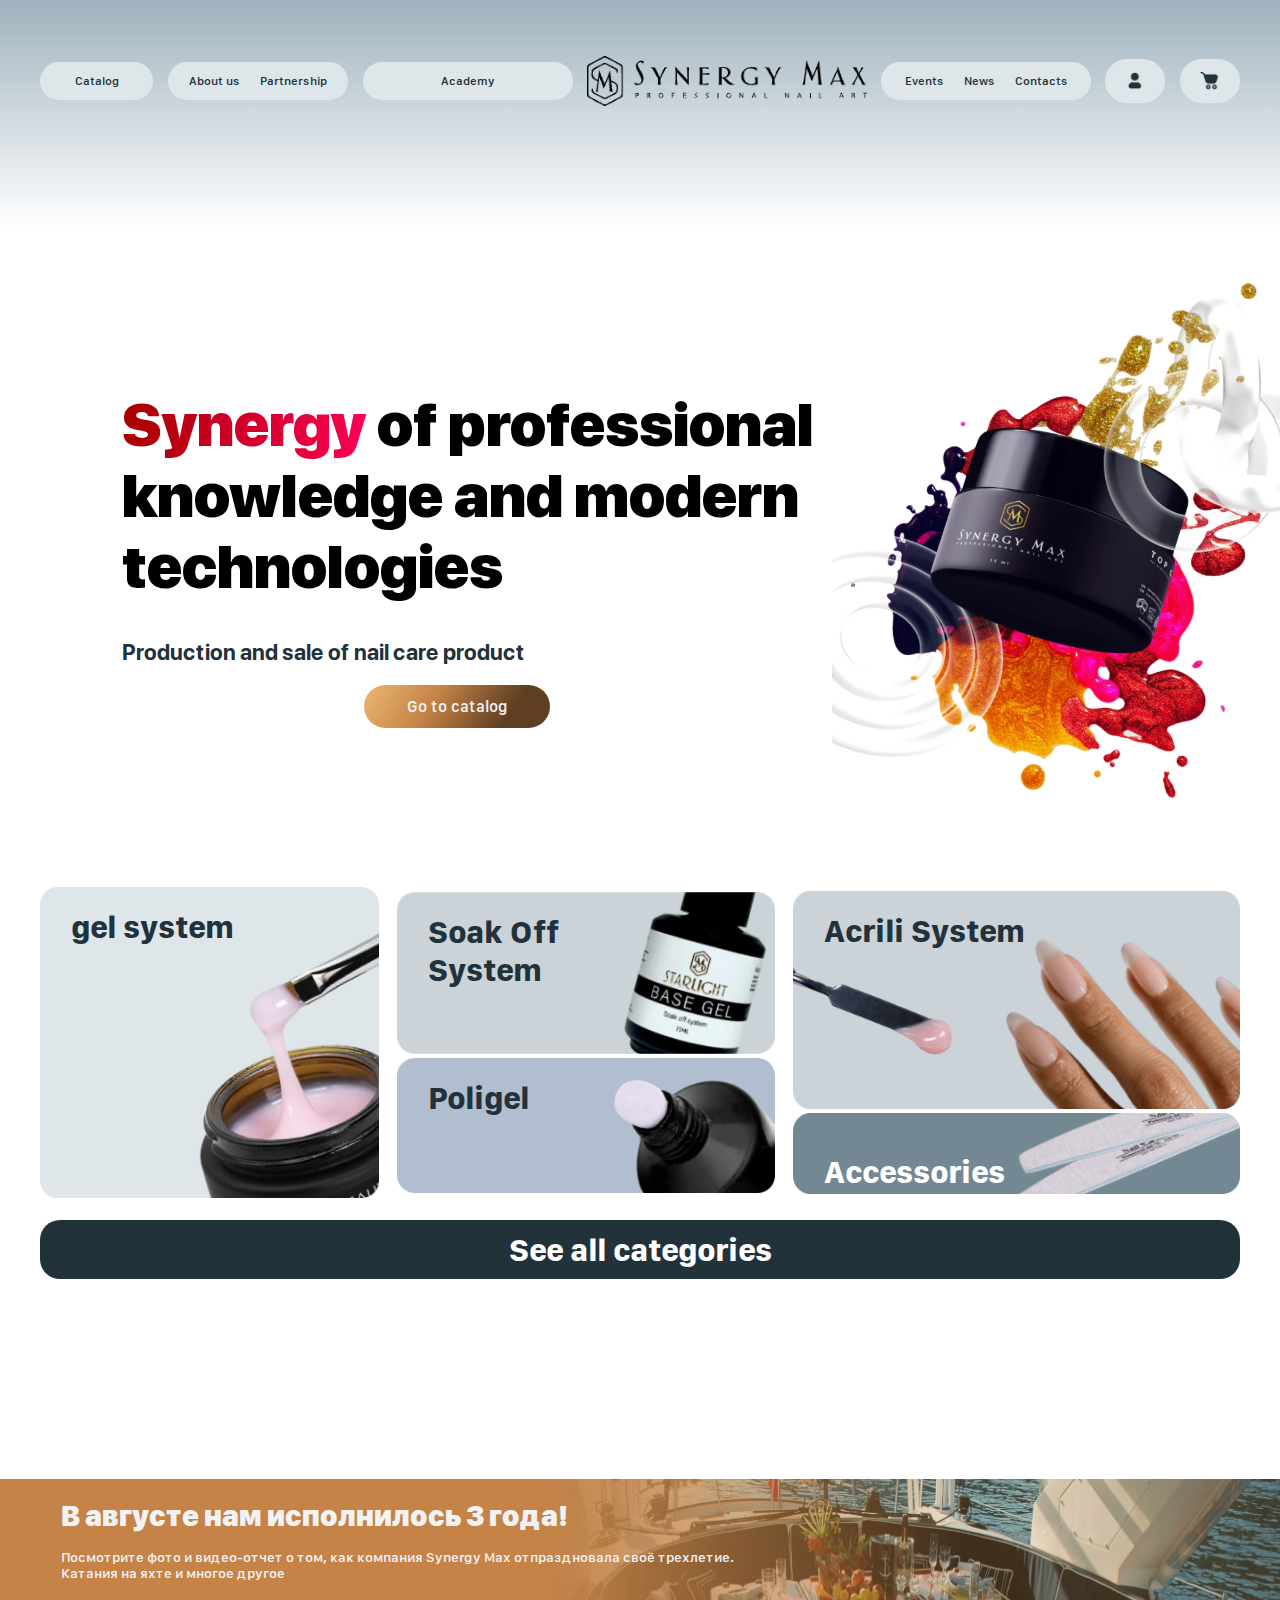
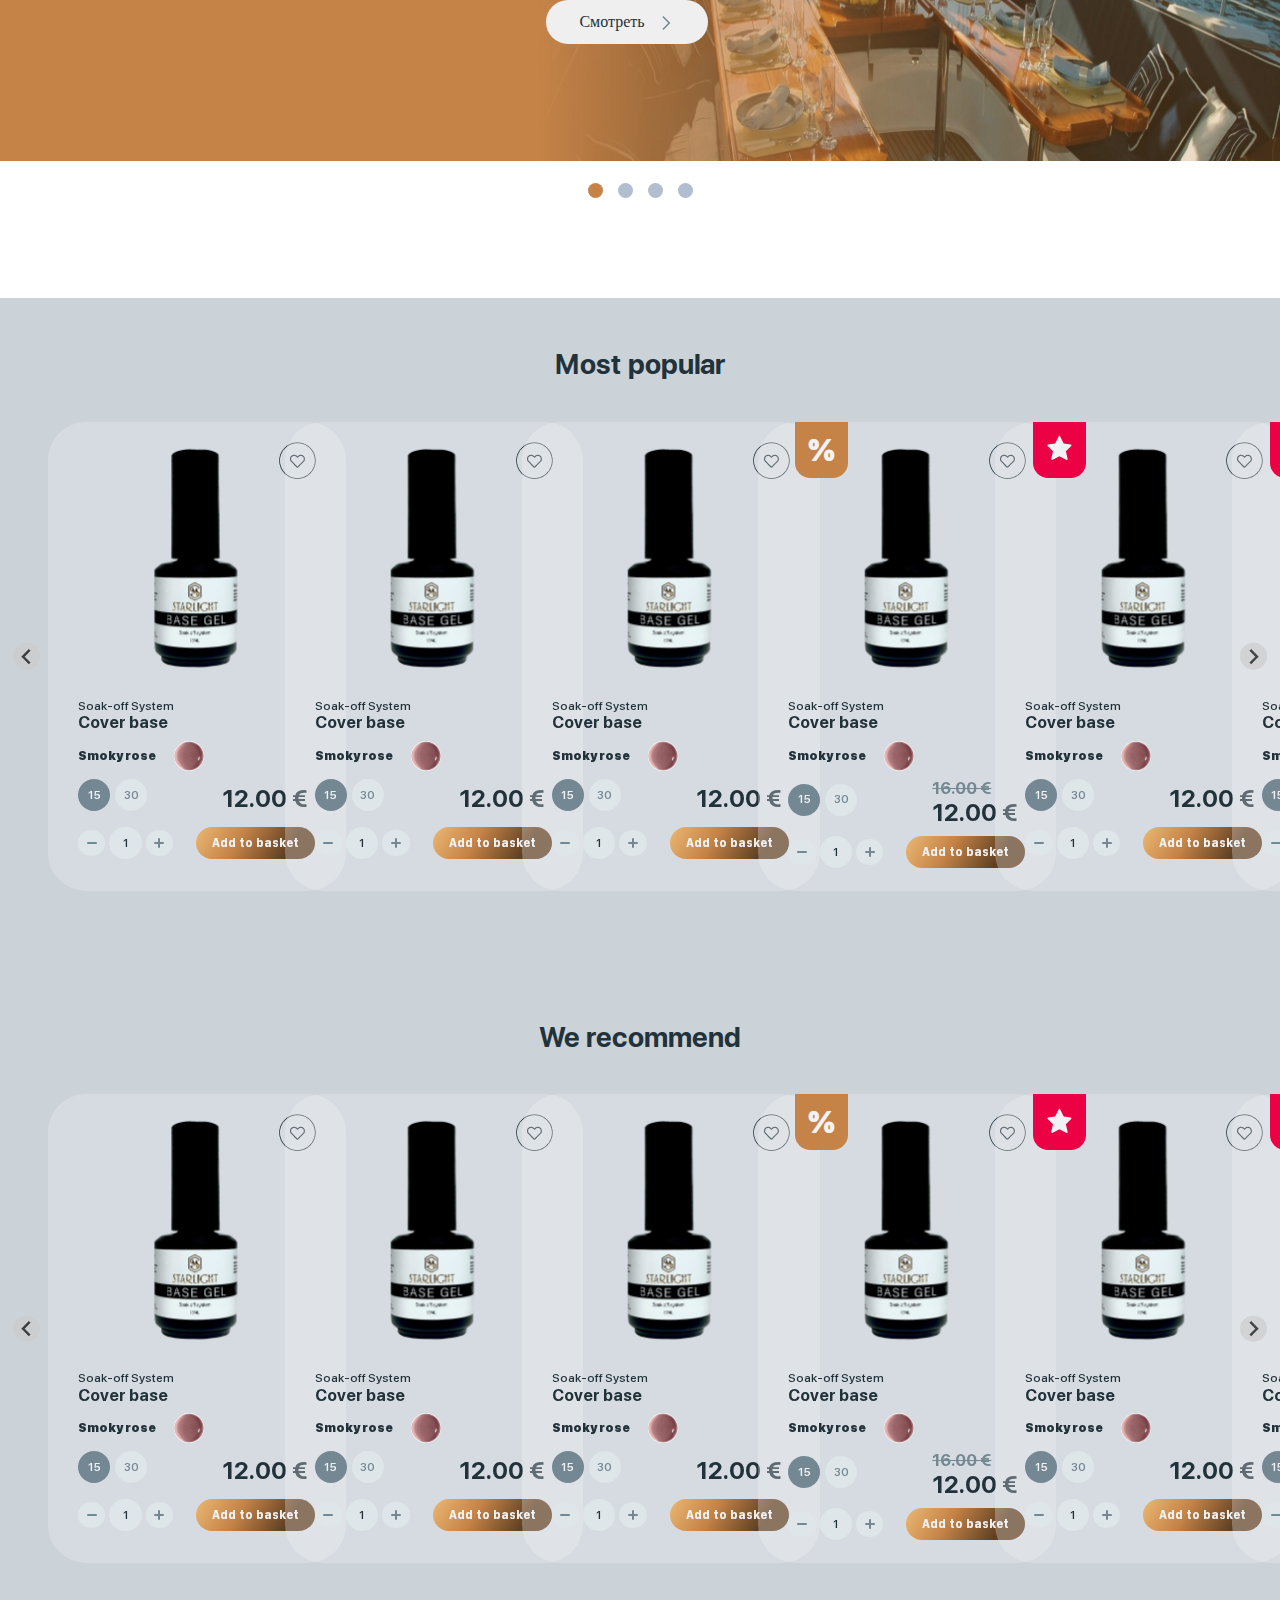
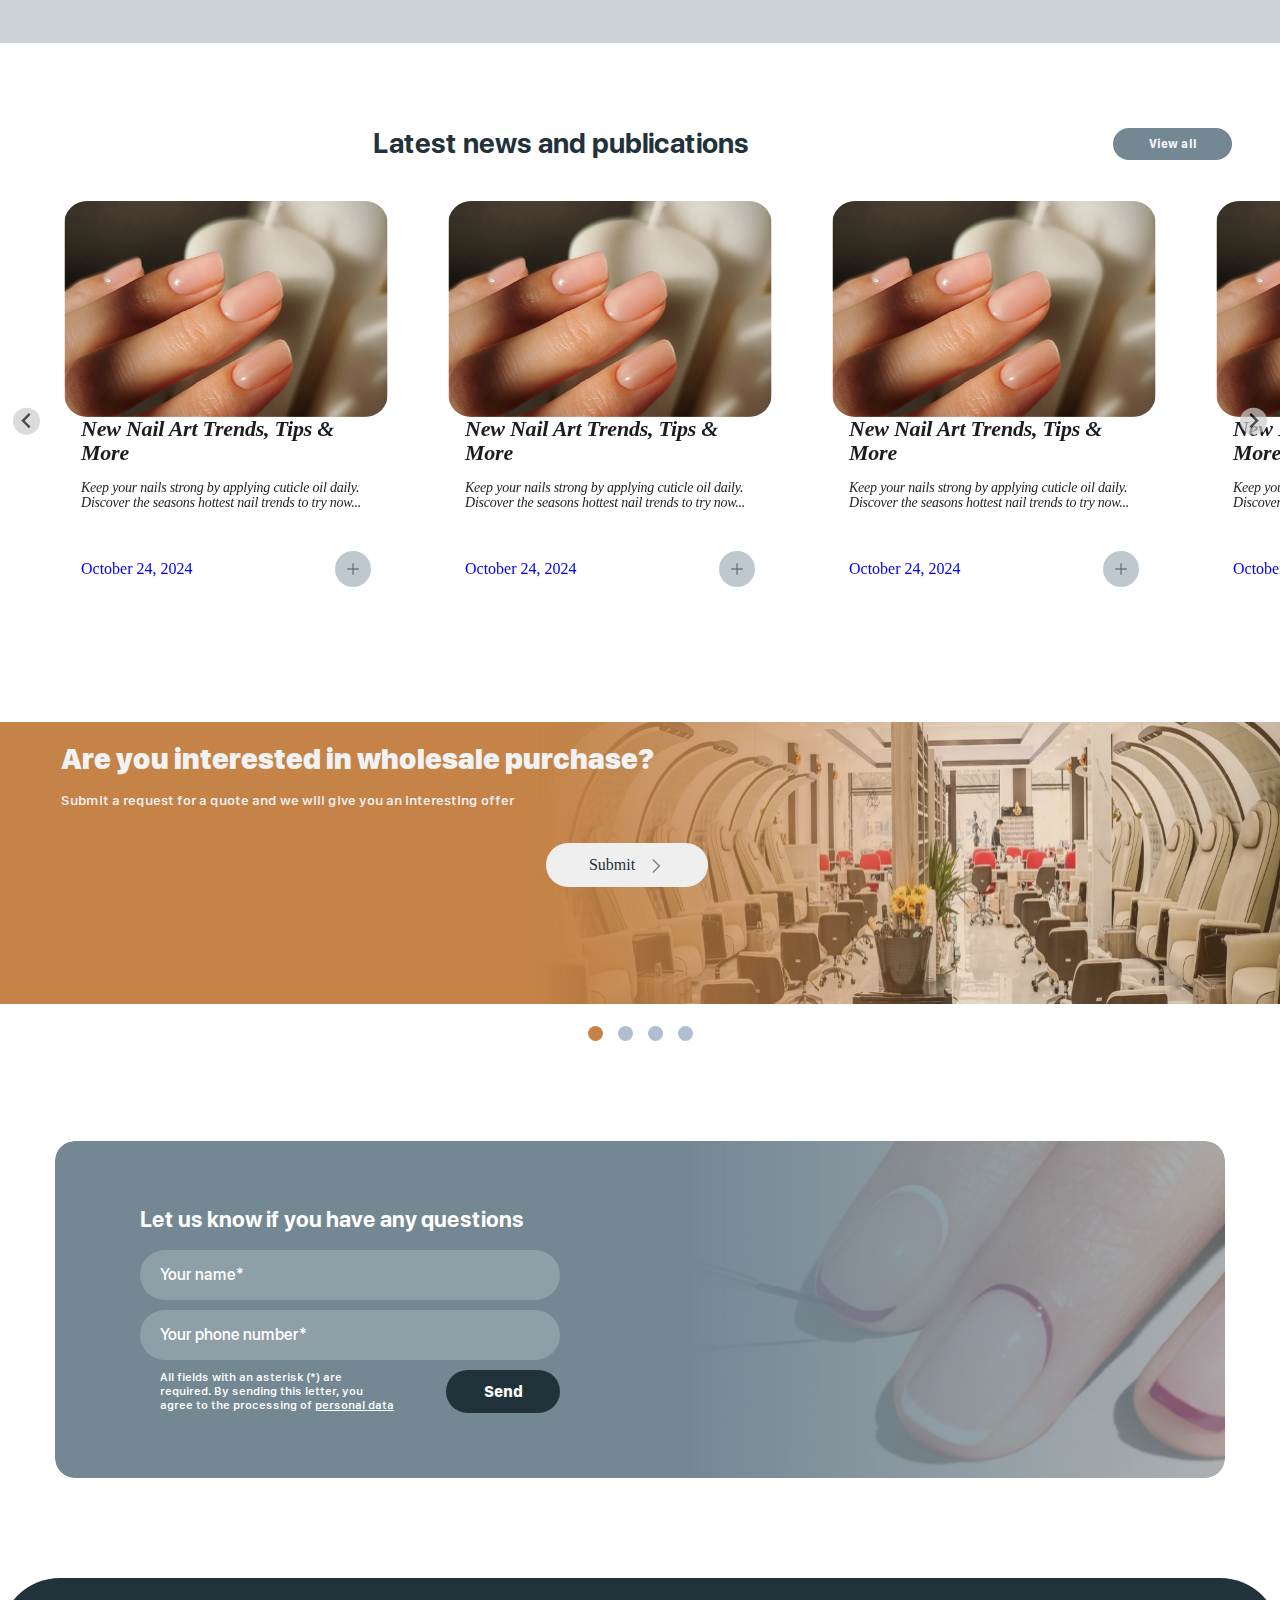
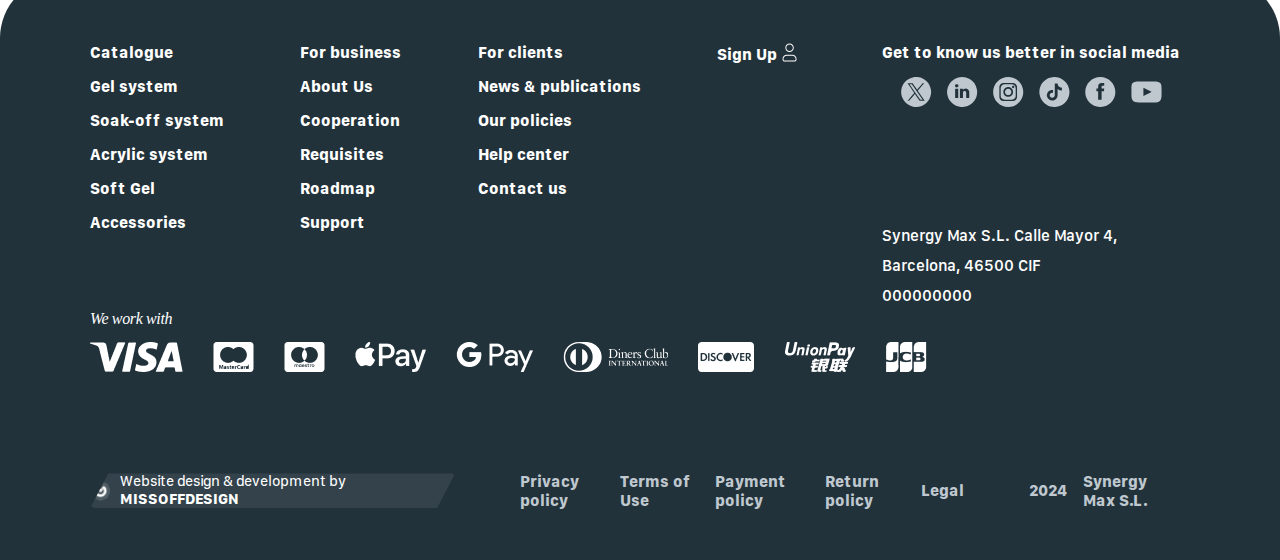
<file: index.html>
<!DOCTYPE html>
<html lang="en">
<head>
    <meta charset="UTF-8">
    <meta name="viewport" content="width=device-width, initial-scale=1.0">
    <meta http-equiv="X-UA-Compatible" content="ie=edge">
    <meta name="description" content="Описание сайта">
    <meta name="keywords" content="Ключевые слова">
    <link rel="stylesheet" href="css/splide.min.css">
    <link rel="stylesheet" href="css/style.min.css">
    <title>Document</title>   
</head>
<body>
    <div class="body__container">           
        <header class="header">               
            <div class="container">
                <div class="header__wrapper">
                    <ul class="header__left">
                        <li class="header__item"><a href="catalog.html" class="header__link">Catalog</a></li>
                        <li class="header__item"><a href="#" class="header__link">About us</a> <a href="#" class="header__link">Partnership</a></li>
                        <li class="header__item"><a href="#" class="header__link">Academy</a></li>
                    </ul>
                    <a href="index.html" class="header__logo">
                        <img src="icons/logo/logo.png" alt="logo" class="header__logo-img">
                    </a>
                    <ul class="header__right">
                        <li class="header__item header__item-last">
                            <a href="#" class="header__link">Events</a>
                            <a href="news.html" class="header__link">News</a>
                            <a href="#" class="header__link">Contacts</a>
                        </li>
                    </ul>
                    <div class="header__final">
                        <div class="header__user header__final-item">
                            <img src="icons/header/User.png" alt="user" class="header__user-img">
                        </div>
                        <div class="header__shoping header__final-item">
                            <img src="icons/header/Shopping-Cart.png" alt="shoping" class="header__shoping-img">
                        </div>
                        <div class="header__menu header__final-item">
                            <span class="header__menu-item"></span>
                            <span class="header__menu-item"></span>
                            <span class="header__menu-item"></span>    
                        </div>
                        <nav class="navigation">
                            <ul class="navigation__menu">
                                <a href="#" class="navigation__link">Catalog</a>
                                <a href="#" class="navigation__link">About us</a> 
                                <a href="#" class="navigation__link">Partnership</a>
                                <a href="#" class="navigation__link">Academy</a>                   
                                <a href="#" class="navigation__link">Events</a>
                                <a href="#" class="navigation__link">News</a>
                                <a href="#" class="navigation__link">Contacts</a>                  
                            </ul>
                        </nav>    
                    </div>
                </div>
            </div>
           
        </header>
        <main class="content">
            <article class="mainSection">
                <div class="container">
                    <div class="mainSection__wrapper">
                        <div class="mainSection__information">
                            <h1 class="mainSection__title">
                                <span>Synergy</span> 
                                of professional knowledge and modern technologies
                            </h1>
                            <h2 class="mainSection__description">Production and sale of nail care product</h2>
                            <a href="catalog.html" class="mainSection__link">Go to catalog</a>
                        </div>
                        <div class="mainSection__image">
                            <img src="img/bg/bg-main.jpeg" alt="bg-mainSection" class="mainSection__image-img">
                        </div>
                    </div>                  
                </div>
            </article>
            <article class="initalCatalog">
                <div class="container">
                    <div class="initalCatalog__box">
                        <div class="initalCatalog__wrapper">
                            <div class="1">
                                <div class="initalCatalog__item initalCatalog__item-1">
                                    <h2 class="initalCatalog__title">gel system</h2>
                                    <div class="initalCatalog__item-img">
                                        <img src="img/initalCatalog/gelSystem.png" alt="gel system" class="initalCatalog__item-image">
                                    </div>                            
                                </div>
                            </div>
    
                            <div class="2">
                                <div class="initalCatalog__item initalCatalog__item-2">
                                    <h2 class="initalCatalog__title">Soak Off <br>
                                        System</h2>
                                    <div class="initalCatalog__item-img">
                                        <img src="img/initalCatalog/SoakOffSystem.png" alt="SoakOffSystem" class="initalCatalog__item-image">
                                    </div>                            
                                </div>
                                <div class="initalCatalog__item initalCatalog__item-3">
                                    <h2 class="initalCatalog__title">Poligel</h2>
                                    <div class="initalCatalog__item-img">
                                        <img src="img/initalCatalog/Poligel.png" alt="Poligel" class="initalCatalog__item-img">
                                    </div>                            
                                </div>   
                            </div>
                            <div class="3">
                                <div class="initalCatalog__item initalCatalog__item-4">
                                    <h2 class="initalCatalog__title">Acrili System</h2>
                                    <div class="initalCatalog__item-img ">
                                        <img src="img/initalCatalog/AcrylicSystem.png" alt="Описание изображения">
                                    </div>                                
                                </div>    
                                <div class="initalCatalog__item">
                                    <h2 class="initalCatalog__title initalCatalog__title-white">Accessories</h2>
                                    <div class="initalCatalog__item-img">
                                        <img src="img/initalCatalog/Accessories.png" alt="Accessories" class="initalCatalog__item-img">
                                    </div>                            
                                </div>
                            </div>                                                                                                 
                        </div>
                        <a href="category.html" class="initalCatalog__allcatalog">See all categories</a>
                    </div>
                   
                </div>
            </article>
            <article class="report">
                <img src="img/bg/bg-3yare.jpeg.jpeg" alt="bg" class="report__bg">
                <h2 class="report__title">В августе нам исполнилось 3 года!</h2>
                <p class="report__descr">
                    Посмотрите фото и видео-отчет о том, как компания Synergy Max отпраздновала своё трехлетие. Катания на яхте и многое другое
                </p>
                <button class="report__btn">
                    <span>Смотреть</span>
                    <img src="icons/arrows/Chevron-Right.svg" alt="arrow-right">
                </button>
                <div class="report__pagination">
                    <span class="report__pagination-item active"></span>
                    <span class="report__pagination-item"></span>
                    <span class="report__pagination-item"></span>
                    <span class="report__pagination-item"></span>
                </div>
            </article>
            <article class="product">
                <h2 class="product__title">Most popular</h2>
                <div class="splide" id="slider3" role="group" aria-label="Splide Basic HTML Example">
                    <div class="splide__track">
                        <ul class="splide__list">
                            <li class="splide__slide">
                                <a href="detalcard.html" class="product__item">
                                    <div class="product__item-img">
                                        <img src="img/product/varnish.png" alt="varnish">
                                    </div>
                                    <div class="product__item-heart">
                                        <img src="icons/product/heart.png" alt="heart">
                                    </div>
                                    <h3 class="product__item-title">Soak-off System</h3>
                                    <h3 class="product__item-subtitle">Cover base</h3>
                                    <div class="product__item-demonstration product__demonstration">
                                        <h4 class="product__demonstration-name">Smoky rose</h4>
                                        <img src="img/product/smoky-rose.png" alt="color" class="product__demonstration-img">
                                    </div>
                                    <div class="product__item-prices product__prices">
                                        <div class="product__prices-quantity product__quantity">
                                            <span class="product__quantity-item active">15</span>
                                            <span class="product__quantity-item">30</span>
                                        </div>
                                        <div class="product__prices-price">12.00 €</div>
                                    </div>
                                    <div class="product__item-footer">
                                        <div class="product__item-counter product__counter">
                                            <div class="product__counter-minus"></div>
                                            <div class="product__counter-coll">1</div>
                                            <div class="product__counter-plus"></div>
                                        </div>
                                        <button class="product__item-btn">Add to basket</button>
                                    </div>  
                                </a>
                            </li>
                            <li class="splide__slide">
                                <a href="detalcard.html" class="product__item">
                                    <div class="product__item-img">
                                        <img src="img/product/varnish.png" alt="varnish">
                                    </div>
                                    <div class="product__item-heart">
                                        <img src="icons/product/heart.png" alt="heart">
                                    </div>
                                    <h3 class="product__item-title">Soak-off System</h3>
                                    <h3 class="product__item-subtitle">Cover base</h3>
                                    <div class="product__item-demonstration product__demonstration">
                                        <h4 class="product__demonstration-name">Smoky rose</h4>
                                        <img src="img/product/smoky-rose.png" alt="color" class="product__demonstration-img">
                                    </div>
                                    <div class="product__item-prices product__prices">
                                        <div class="product__prices-quantity product__quantity">
                                            <span class="product__quantity-item active">15</span>
                                            <span class="product__quantity-item">30</span>
                                        </div>
                                        <div class="product__prices-price">12.00 €</div>
                                    </div>
                                    <div class="product__item-footer">
                                        <div class="product__item-counter product__counter">
                                            <div class="product__counter-minus"></div>
                                            <div class="product__counter-coll">1</div>
                                            <div class="product__counter-plus"></div>
                                        </div>
                                        <button class="product__item-btn product__change-btn">Add to basket</button>
                                    </div>  
                                </a>
                            </li>
                            <li class="splide__slide">
                                <a href="detalcard.html" class="product__item">
                                    <div class="product__item-img">
                                        <img src="img/product/varnish.png" alt="varnish">
                                    </div>
                                    <div class="product__item-heart">
                                        <img src="icons/product/heart.png" alt="heart">
                                    </div>
                                    <h3 class="product__item-title">Soak-off System</h3>
                                    <h3 class="product__item-subtitle">Cover base</h3>
                                    <div class="product__item-demonstration product__demonstration">
                                        <h4 class="product__demonstration-name">Smoky rose</h4>
                                        <img src="img/product/smoky-rose.png" alt="color" class="product__demonstration-img">
                                    </div>
                                    <div class="product__item-prices product__prices">
                                        <div class="product__prices-quantity product__quantity">
                                            <span class="product__quantity-item active">15</span>
                                            <span class="product__quantity-item">30</span>
                                        </div>
                                        <div class="product__prices-price">12.00 €</div>
                                    </div>
                                    <div class="product__item-footer">
                                        <div class="product__item-counter product__counter">
                                            <div class="product__counter-minus"></div>
                                            <div class="product__counter-coll">1</div>
                                            <div class="product__counter-plus"></div>
                                        </div>
                                        <button class="product__item-btn product__change-btn">Add to basket</button>
                                    </div>  
                                </a>
                            </li>
                            <li class="splide__slide">
                                <a href="detalcard.html" class="product__item product__item-discount">
                                    <div class="product__item-img">
                                        <img src="img/product/varnish.png" alt="varnish">
                                    </div>
                                    <div class="product__item-percentages">
                                        %
                                    </div>
                                    <div class="product__item-heart">
                                        <img src="icons/product/heart.png" alt="heart">
                                    </div>
                                    <h3 class="product__item-title">Soak-off System</h3>
                                    <h3 class="product__item-subtitle">Cover base</h3>
                                    <div class="product__item-demonstration product__demonstration">
                                        <h4 class="product__demonstration-name">Smoky rose</h4>
                                        <img src="img/product/smoky-rose.png" alt="color" class="product__demonstration-img">
                                    </div>
                                    <div class="product__item-prices product__prices">
                                        <div class="product__prices-quantity product__quantity">
                                            <span class="product__quantity-item active">15</span>
                                            <span class="product__quantity-item">30</span>
                                        </div>
                                        <div>
                                            <div class="product__prices-old">16.00 €</div>
                                            <div class="product__prices-price">12.00 €</div>
                                        </div>                                   
                                    </div>
                                    <div class="product__item-footer">
                                        <div class="product__item-counter product__counter">
                                            <div class="product__counter-minus"></div>
                                            <div class="product__counter-coll">1</div>
                                            <div class="product__counter-plus"></div>
                                        </div>
                                        <button class="product__item-btn">Add to basket</button>
                                    </div>  
                                </a>
                            </li>
                            <li class="splide__slide">
                                <a href="detalcard.html" class="product__item">
                                    <div class="product__item-img">
                                        <img src="img/product/varnish.png" alt="varnish">
                                    </div>
                                    <div class="product__item-star">
                                        <img src="icons/product/Star.svg" alt="star">
                                    </div>
                                    <div class="product__item-heart">
                                        <img src="icons/product/heart.png" alt="heart">
                                    </div>
                                    <h3 class="product__item-title">Soak-off System</h3>
                                    <h3 class="product__item-subtitle">Cover base</h3>
                                    <div class="product__item-demonstration product__demonstration">
                                        <h4 class="product__demonstration-name">Smoky rose</h4>
                                        <img src="img/product/smoky-rose.png" alt="color" class="product__demonstration-img">
                                    </div>
                                    <div class="product__item-prices product__prices">
                                        <div class="product__prices-quantity product__quantity">
                                            <span class="product__quantity-item active">15</span>
                                            <span class="product__quantity-item">30</span>
                                        </div>
                                        <div class="product__prices-price">12.00 €</div>
                                    </div>
                                    <div class="product__item-footer">
                                        <div class="product__item-counter product__counter">
                                            <div class="product__counter-minus"></div>
                                            <div class="product__counter-coll">1</div>
                                            <div class="product__counter-plus"></div>
                                        </div>
                                        <button class="product__item-btn">Add to basket</button>
                                    </div>  
                                </a>
                            </li>
                            <li class="splide__slide">
                                <a href="detalcard.html" class="product__item">
                                    <div class="product__item-img">
                                        <img src="img/product/varnish.png" alt="varnish">
                                    </div>
                                    <div class="product__item-star">
                                        <img src="icons/product/Star.svg" alt="star">
                                    </div>
                                    <div class="product__item-heart">
                                        <img src="icons/product/heart.png" alt="heart">
                                    </div>
                                    <h3 class="product__item-title">Soak-off System</h3>
                                    <h3 class="product__item-subtitle">Cover base</h3>
                                    <div class="product__item-demonstration product__demonstration">
                                        <h4 class="product__demonstration-name">Smoky rose</h4>
                                        <img src="img/product/smoky-rose.png" alt="color" class="product__demonstration-img">
                                    </div>
                                    <div class="product__item-prices product__prices">
                                        <div class="product__prices-quantity product__quantity">
                                            <span class="product__quantity-item active">15</span>
                                            <span class="product__quantity-item">30</span>
                                        </div>
                                        <div class="product__prices-price">12.00 €</div>
                                    </div>
                                    <div class="product__item-footer">
                                        <div class="product__item-counter product__counter">
                                            <div class="product__counter-minus"></div>
                                            <div class="product__counter-coll">1</div>
                                            <div class="product__counter-plus"></div>
                                        </div>
                                        <button class="product__item-btn">Add to basket</button>
                                    </div>  
                                </a>
                            </li>
                            <li class="splide__slide">
                                <a href="detalcard.html" class="product__item">
                                    <div class="product__item-img">
                                        <img src="img/product/varnish.png" alt="varnish">
                                    </div>
                                    <div class="product__item-star">
                                        <img src="icons/product/Star.svg" alt="star">
                                    </div>
                                    <div class="product__item-heart">
                                        <img src="icons/product/heart.png" alt="heart">
                                    </div>
                                    <h3 class="product__item-title">Soak-off System</h3>
                                    <h3 class="product__item-subtitle">Cover base</h3>
                                    <div class="product__item-demonstration product__demonstration">
                                        <h4 class="product__demonstration-name">Smoky rose</h4>
                                        <img src="img/product/smoky-rose.png" alt="color" class="product__demonstration-img">
                                    </div>
                                    <div class="product__item-prices product__prices">
                                        <div class="product__prices-quantity product__quantity">
                                            <span class="product__quantity-item active">15</span>
                                            <span class="product__quantity-item">30</span>
                                        </div>
                                        <div class="product__prices-price">12.00 €</div>
                                    </div>
                                    <div class="product__item-footer">
                                        <div class="product__item-counter product__counter">
                                            <div class="product__counter-minus"></div>
                                            <div class="product__counter-coll">1</div>
                                            <div class="product__counter-plus"></div>
                                        </div>
                                        <button class="product__item-btn">Add to basket</button>
                                    </div>  
                                </a>
                            </li>
                            <li class="splide__slide">
                                <a href="detalcard.html" class="product__item">
                                    <div class="product__item-img">
                                        <img src="img/product/varnish.png" alt="varnish">
                                    </div>
                                    <div class="product__item-star">
                                        <img src="icons/product/Star.svg" alt="star">
                                    </div>
                                    <div class="product__item-heart">
                                        <img src="icons/product/heart.png" alt="heart">
                                    </div>
                                    <h3 class="product__item-title">Soak-off System</h3>
                                    <h3 class="product__item-subtitle">Cover base</h3>
                                    <div class="product__item-demonstration product__demonstration">
                                        <h4 class="product__demonstration-name">Smoky rose</h4>
                                        <img src="img/product/smoky-rose.png" alt="color" class="product__demonstration-img">
                                    </div>
                                    <div class="product__item-prices product__prices">
                                        <div class="product__prices-quantity product__quantity">
                                            <span class="product__quantity-item active">15</span>
                                            <span class="product__quantity-item">30</span>
                                        </div>
                                        <div class="product__prices-price">12.00 €</div>
                                    </div>
                                    <div class="product__item-footer">
                                        <div class="product__item-counter product__counter">
                                            <div class="product__counter-minus"></div>
                                            <div class="product__counter-coll">1</div>
                                            <div class="product__counter-plus"></div>
                                        </div>
                                        <button class="product__item-btn">Add to basket</button>
                                    </div>  
                                </a>
                            </li>
                        </ul>
                    </div>
                    </div>
            </article>
            <article class="product">
                <h2 class="product__title">We recommend</h2>
                <div class="splide" id="slider2" role="group" aria-label="Splide Basic HTML Example">
                    <div class="splide__track">
                        <ul class="splide__list">
                            <li class="splide__slide">
                                <a href="detalcard.html" class="product__item">
                                    <div class="product__item-img">
                                        <img src="img/product/varnish.png" alt="varnish">
                                    </div>
                                    <div class="product__item-heart">
                                        <img src="icons/product/heart.png" alt="heart">
                                    </div>
                                    <h3 class="product__item-title">Soak-off System</h3>
                                    <h3 class="product__item-subtitle">Cover base</h3>
                                    <div class="product__item-demonstration product__demonstration">
                                        <h4 class="product__demonstration-name">Smoky rose</h4>
                                        <img src="img/product/smoky-rose.png" alt="color" class="product__demonstration-img">
                                    </div>
                                    <div class="product__item-prices product__prices">
                                        <div class="product__prices-quantity product__quantity">
                                            <span class="product__quantity-item active">15</span>
                                            <span class="product__quantity-item">30</span>
                                        </div>
                                        <div class="product__prices-price">12.00 €</div>
                                    </div>
                                    <div class="product__item-footer">
                                        <div class="product__item-counter product__counter">
                                            <div class="product__counter-minus"></div>
                                            <div class="product__counter-coll">1</div>
                                            <div class="product__counter-plus"></div>
                                        </div>
                                        <button class="product__item-btn">Add to basket</button>
                                    </div>  
                                </a>
                            </li>
                            <li class="splide__slide">
                                <a href="detalcard.html" class="product__item">
                                    <div class="product__item-img">
                                        <img src="img/product/varnish.png" alt="varnish">
                                    </div>
                                    <div class="product__item-heart">
                                        <img src="icons/product/heart.png" alt="heart">
                                    </div>
                                    <h3 class="product__item-title">Soak-off System</h3>
                                    <h3 class="product__item-subtitle">Cover base</h3>
                                    <div class="product__item-demonstration product__demonstration">
                                        <h4 class="product__demonstration-name">Smoky rose</h4>
                                        <img src="img/product/smoky-rose.png" alt="color" class="product__demonstration-img">
                                    </div>
                                    <div class="product__item-prices product__prices">
                                        <div class="product__prices-quantity product__quantity">
                                            <span class="product__quantity-item active">15</span>
                                            <span class="product__quantity-item">30</span>
                                        </div>
                                        <div class="product__prices-price">12.00 €</div>
                                    </div>
                                    <div class="product__item-footer">
                                        <div class="product__item-counter product__counter">
                                            <div class="product__counter-minus"></div>
                                            <div class="product__counter-coll">1</div>
                                            <div class="product__counter-plus"></div>
                                        </div>
                                        <button class="product__item-btn product__change-btn">Add to basket</button>
                                    </div>  
                                </a>
                            </li>
                            <li class="splide__slide">
                                <a href="detalcard.html" class="product__item">
                                    <div class="product__item-img">
                                        <img src="img/product/varnish.png" alt="varnish">
                                    </div>
                                    <div class="product__item-heart">
                                        <img src="icons/product/heart.png" alt="heart">
                                    </div>
                                    <h3 class="product__item-title">Soak-off System</h3>
                                    <h3 class="product__item-subtitle">Cover base</h3>
                                    <div class="product__item-demonstration product__demonstration">
                                        <h4 class="product__demonstration-name">Smoky rose</h4>
                                        <img src="img/product/smoky-rose.png" alt="color" class="product__demonstration-img">
                                    </div>
                                    <div class="product__item-prices product__prices">
                                        <div class="product__prices-quantity product__quantity">
                                            <span class="product__quantity-item active">15</span>
                                            <span class="product__quantity-item">30</span>
                                        </div>
                                        <div class="product__prices-price">12.00 €</div>
                                    </div>
                                    <div class="product__item-footer">
                                        <div class="product__item-counter product__counter">
                                            <div class="product__counter-minus"></div>
                                            <div class="product__counter-coll">1</div>
                                            <div class="product__counter-plus"></div>
                                        </div>
                                        <button class="product__item-btn product__change-btn">Add to basket</button>
                                    </div>  
                                </a>
                            </li>
                            <li class="splide__slide">
                                <a href="detalcard.html" class="product__item product__item-discount">
                                    <div class="product__item-img">
                                        <img src="img/product/varnish.png" alt="varnish">
                                    </div>
                                    <div class="product__item-percentages">
                                        %
                                    </div>
                                    <div class="product__item-heart">
                                        <img src="icons/product/heart.png" alt="heart">
                                    </div>
                                    <h3 class="product__item-title">Soak-off System</h3>
                                    <h3 class="product__item-subtitle">Cover base</h3>
                                    <div class="product__item-demonstration product__demonstration">
                                        <h4 class="product__demonstration-name">Smoky rose</h4>
                                        <img src="img/product/smoky-rose.png" alt="color" class="product__demonstration-img">
                                    </div>
                                    <div class="product__item-prices product__prices">
                                        <div class="product__prices-quantity product__quantity">
                                            <span class="product__quantity-item active">15</span>
                                            <span class="product__quantity-item">30</span>
                                        </div>
                                        <div>
                                            <div class="product__prices-old">16.00 €</div>
                                            <div class="product__prices-price">12.00 €</div>
                                        </div>                                   
                                    </div>
                                    <div class="product__item-footer">
                                        <div class="product__item-counter product__counter">
                                            <div class="product__counter-minus"></div>
                                            <div class="product__counter-coll">1</div>
                                            <div class="product__counter-plus"></div>
                                        </div>
                                        <button class="product__item-btn">Add to basket</button>
                                    </div>  
                                </a>
                            </li>
                            <li class="splide__slide">
                                <a href="detalcard.html" class="product__item">
                                    <div class="product__item-img">
                                        <img src="img/product/varnish.png" alt="varnish">
                                    </div>
                                    <div class="product__item-star">
                                        <img src="icons/product/Star.svg" alt="star">
                                    </div>
                                    <div class="product__item-heart">
                                        <img src="icons/product/heart.png" alt="heart">
                                    </div>
                                    <h3 class="product__item-title">Soak-off System</h3>
                                    <h3 class="product__item-subtitle">Cover base</h3>
                                    <div class="product__item-demonstration product__demonstration">
                                        <h4 class="product__demonstration-name">Smoky rose</h4>
                                        <img src="img/product/smoky-rose.png" alt="color" class="product__demonstration-img">
                                    </div>
                                    <div class="product__item-prices product__prices">
                                        <div class="product__prices-quantity product__quantity">
                                            <span class="product__quantity-item active">15</span>
                                            <span class="product__quantity-item">30</span>
                                        </div>
                                        <div class="product__prices-price">12.00 €</div>
                                    </div>
                                    <div class="product__item-footer">
                                        <div class="product__item-counter product__counter">
                                            <div class="product__counter-minus"></div>
                                            <div class="product__counter-coll">1</div>
                                            <div class="product__counter-plus"></div>
                                        </div>
                                        <button class="product__item-btn">Add to basket</button>
                                    </div>  
                                </a>
                            </li>
                            <li class="splide__slide">
                                <a href="detalcard.html" class="product__item">
                                    <div class="product__item-img">
                                        <img src="img/product/varnish.png" alt="varnish">
                                    </div>
                                    <div class="product__item-star">
                                        <img src="icons/product/Star.svg" alt="star">
                                    </div>
                                    <div class="product__item-heart">
                                        <img src="icons/product/heart.png" alt="heart">
                                    </div>
                                    <h3 class="product__item-title">Soak-off System</h3>
                                    <h3 class="product__item-subtitle">Cover base</h3>
                                    <div class="product__item-demonstration product__demonstration">
                                        <h4 class="product__demonstration-name">Smoky rose</h4>
                                        <img src="img/product/smoky-rose.png" alt="color" class="product__demonstration-img">
                                    </div>
                                    <div class="product__item-prices product__prices">
                                        <div class="product__prices-quantity product__quantity">
                                            <span class="product__quantity-item active">15</span>
                                            <span class="product__quantity-item">30</span>
                                        </div>
                                        <div class="product__prices-price">12.00 €</div>
                                    </div>
                                    <div class="product__item-footer">
                                        <div class="product__item-counter product__counter">
                                            <div class="product__counter-minus"></div>
                                            <div class="product__counter-coll">1</div>
                                            <div class="product__counter-plus"></div>
                                        </div>
                                        <button class="product__item-btn">Add to basket</button>
                                    </div>  
                                </a>
                            </li>
                            <li class="splide__slide">
                                <a href="detalcard.html" class="product__item">
                                    <div class="product__item-img">
                                        <img src="img/product/varnish.png" alt="varnish">
                                    </div>
                                    <div class="product__item-star">
                                        <img src="icons/product/Star.svg" alt="star">
                                    </div>
                                    <div class="product__item-heart">
                                        <img src="icons/product/heart.png" alt="heart">
                                    </div>
                                    <h3 class="product__item-title">Soak-off System</h3>
                                    <h3 class="product__item-subtitle">Cover base</h3>
                                    <div class="product__item-demonstration product__demonstration">
                                        <h4 class="product__demonstration-name">Smoky rose</h4>
                                        <img src="img/product/smoky-rose.png" alt="color" class="product__demonstration-img">
                                    </div>
                                    <div class="product__item-prices product__prices">
                                        <div class="product__prices-quantity product__quantity">
                                            <span class="product__quantity-item active">15</span>
                                            <span class="product__quantity-item">30</span>
                                        </div>
                                        <div class="product__prices-price">12.00 €</div>
                                    </div>
                                    <div class="product__item-footer">
                                        <div class="product__item-counter product__counter">
                                            <div class="product__counter-minus"></div>
                                            <div class="product__counter-coll">1</div>
                                            <div class="product__counter-plus"></div>
                                        </div>
                                        <button class="product__item-btn">Add to basket</button>
                                    </div>  
                                </a>
                            </li>
                            <li class="splide__slide">
                                <a href="detalcard.html" class="product__item">
                                    <div class="product__item-img">
                                        <img src="img/product/varnish.png" alt="varnish">
                                    </div>
                                    <div class="product__item-star">
                                        <img src="icons/product/Star.svg" alt="star">
                                    </div>
                                    <div class="product__item-heart">
                                        <img src="icons/product/heart.png" alt="heart">
                                    </div>
                                    <h3 class="product__item-title">Soak-off System</h3>
                                    <h3 class="product__item-subtitle">Cover base</h3>
                                    <div class="product__item-demonstration product__demonstration">
                                        <h4 class="product__demonstration-name">Smoky rose</h4>
                                        <img src="img/product/smoky-rose.png" alt="color" class="product__demonstration-img">
                                    </div>
                                    <div class="product__item-prices product__prices">
                                        <div class="product__prices-quantity product__quantity">
                                            <span class="product__quantity-item active">15</span>
                                            <span class="product__quantity-item">30</span>
                                        </div>
                                        <div class="product__prices-price">12.00 €</div>
                                    </div>
                                    <div class="product__item-footer">
                                        <div class="product__item-counter product__counter">
                                            <div class="product__counter-minus"></div>
                                            <div class="product__counter-coll">1</div>
                                            <div class="product__counter-plus"></div>
                                        </div>
                                        <button class="product__item-btn">Add to basket</button>
                                    </div>  
                                </a>
                            </li>
                        </ul>
                    </div>
                    </div>
            </article>
            <article class="news">    
                <div class="news__container">
                    <div class="news__header">
                        <h2 class="news__title">Latest news and publications</h2>
                        <a href="#" class="news__link">View all</a>
                    </div>     
                    <div class="splide" id="slider1" role="group" aria-label="Splide Basic HTML Example">
                        <div class="splide__track">
                              <ul class="splide__list">
                                    <li class="splide__slide"> 
                                        <a href="news.html" class="news__item">
                                            <div class="news__item-img">
                                                <img src="img/news/image.png" alt="img">
                                            </div>
                                            <div class="news__item-box">
                                                <h3 class="news__item-title">New Nail Art Trends, Tips & More</h3>
                                                <div class="news__item-descr">Keep your nails strong by applying cuticle oil daily. Discover the seasons hottest nail trends to try now...</div>
                                                <div class="news__item-date">
                                                    <span>October 24, 2024</span> 
                                                    <div class="news__item-push">
                                                        <img src="icons/news/Union.svg" alt="union">
                                                    </div>
                                                </div>
                                            </div>                                
                                        </a>
                                    </li>
                                    <li class="splide__slide">
                                        <a href="news.html" class="news__item">
                                            <div class="news__item-img">
                                                <img src="img/news/image.png" alt="img">
                                            </div>
                                            <div class="news__item-box">
                                                <h3 class="news__item-title">New Nail Art Trends, Tips & More</h3>
                                                <div class="news__item-descr">Keep your nails strong by applying cuticle oil daily. Discover the seasons hottest nail trends to try now...</div>
                                                <div class="news__item-date">
                                                    <span>October 24, 2024</span> 
                                                    <div class="news__item-push">
                                                            <img src="icons/news/Union.svg" alt="union">
                                                    </div>
                                                </div>
                                            </div>                                
                                        </a>
                                    </li>
                                    <li class="splide__slide">
                                        <a href="news.html" class="news__item">
                                            <div class="news__item-img">
                                                <img src="img/news/image.png" alt="img">
                                            </div>
                                            <div class="news__item-box">
                                                <h3 class="news__item-title">New Nail Art Trends, Tips & More</h3>
                                                <div class="news__item-descr">Keep your nails strong by applying cuticle oil daily. Discover the seasons hottest nail trends to try now...</div>
                                                <div class="news__item-date">
                                                    <span>October 24, 2024</span> 
                                                    <div class="news__item-push">
                                                            <img src="icons/news/Union.svg" alt="union">
                                                    </div>
                                                </div>
                                            </div>                                    
                                        </a>
                                    </li>
                                    <li class="splide__slide">
                                        <a href="news.html" class="news__item">
                                            <div class="news__item-img">
                                                <img src="img/news/image.png" alt="img">
                                            </div>
                                            <div class="news__item-box">
                                                <h3 class="news__item-title">New Nail Art Trends, Tips & More</h3>
                                                <div class="news__item-descr">Keep your nails strong by applying cuticle oil daily. Discover the seasons hottest nail trends to try now...</div>
                                                <div class="news__item-date">
                                                    <span>October 24, 2024</span> 
                                                    <div class="news__item-push">
                                                            <img src="icons/news/Union.svg" alt="union">
                                                    </div>
                                                </div>
                                            </div>                                    
                                        </a>
                                    </li>
                                    <li class="splide__slide">
                                        <a href="news.html" class="news__item">
                                            <div class="news__item-img">
                                                <img src="img/news/image.png" alt="img">
                                            </div>
                                            <div class="news__item-box">
                                                <h3 class="news__item-title">New Nail Art Trends, Tips & More</h3>
                                                <div class="news__item-descr">Keep your nails strong by applying cuticle oil daily. Discover the seasons hottest nail trends to try now...</div>
                                                <div class="news__item-date">
                                                    <span>October 24, 2024</span> 
                                                    <div class="news__item-push">
                                                            <img src="icons/news/Union.svg" alt="union">
                                                    </div>
                                                </div>
                                            </div>                                    
                                        </a>
                                    </li>
                                    <li class="splide__slide">
                                        <a href="news.html" class="news__item">
                                            <div class="news__item-img">
                                                <img src="img/news/image.png" alt="img">
                                            </div>
                                            <div class="news__item-box">
                                                <h3 class="news__item-title">New Nail Art Trends, Tips & More</h3>
                                                <div class="news__item-descr">Keep your nails strong by applying cuticle oil daily. Discover the seasons hottest nail trends to try now...</div>
                                                <div class="news__item-date">
                                                    <span>October 24, 2024</span> 
                                                    <div class="news__item-push">
                                                            <img src="icons/news/Union.svg" alt="union">
                                                    </div>
                                                </div>
                                            </div>                                    
                                        </a>
                                    </li>
                              </ul>
                        </div>
                    </div>               
                </div>            
            </article>
            <article class="report wholesale">
                <img src="img/bg/wholesale.jpeg" alt="wholesale" class="report__bg wholesale__bg">
                <h2 class="report__title wholesale__title">Are you interested in wholesale purchase?</h2>
                <p class="report__descr wholesale__descr">
                    Submit a request for a quote and we will give you an interesting offer
                </p>
                <button class="report__btn wholesale__btn">
                    <span>Submit</span>
                    <img src="icons/arrows/Chevron-Right.svg" alt="arrow-right">
                </button>
                <div class="report__pagination wholesale__pagination">
                    <span class="report__pagination-item wholesale__pagination-item active"></span>
                    <span class="report__pagination-item wholesale__pagination-item"></span>
                    <span class="report__pagination-item wholesale__pagination-item"></span>
                    <span class="report__pagination-item wholesale__pagination-item"></span>
                </div>
            </article>
            <article class="feedback">
                <div class="feedback__window">
                    <h2 class="feedback__title">Let us know if you have any questions</h2>
                    <form action="#" class="feedback__form">
                        <label class="feedback__label">
                            <input type="name" id="name" name="name" class="feedback__input" required placeholder="Your name*">
                        </label>
                        <label class="feedback__label">
                            <input type="phone" id="phone" name="phone" class="feedback__input" required placeholder="Your phone number*">
                        </label>
                        <div class="feedback__wrapper">
                            <span class="feedback__information">All fields with an asterisk (*) are required. By sending this letter, you agree to the processing of <a href="#">personal data</a></span>
                            <button class="feedback__btn">Send</button>
                        </div>
                      
                    </form>
                </div>
            </article>
        </main>
        <footer class="footer">
            <div class="footer__wrapper">
                <ul class="footer__list">
                    <li class="footer__list-item">
                        <a href="#" class="footer__list-link">Catalogue</a> 
                    </li>
                    <li class="footer__list-item">
                        <a href="#" class="footer__list-link">Gel system</a>
                    </li>
                    <li class="footer__list-item">
                        <a href="#" class="footer__list-link">Soak-off system</a>
                    </li>
                    <li class="footer__list-item">
                        <a href="#" class="footer__list-link">Acrylic system</a>
                    </li>
                    <li class="footer__list-item">
                        <a href="#" class="footer__list-link">Soft Gel</a>
                    </li>
                    <li class="footer__list-item">
                        <a href="#" class="footer__list-link">Accessories</a>
                    </li>
                </ul>
                <ul class="footer__list">
                    <li class="footer__list-item">
                        <a href="#" class="footer__list-link">For business</a>
                    </li>
                    <li class="footer__list-item">
                        <a href="#" class="footer__list-link">About Us</a></li>
                    <li class="footer__list-item">
                        <a href="#" class="footer__list-link">Cooperation</a></li>
                    <li class="footer__list-item">
                        <a href="#" class="footer__list-link">Requisites</a></li>
                    <li class="footer__list-item">
                        <a href="#" class="footer__list-link">Roadmap</a></li>
                    <li class="footer__list-item">
                        <a href="#" class="footer__list-link">Support</a></li>
                </ul>
                <ul class="footer__list">
                    <li class="footer__list-item">
                        <a href="#" class="footer__list-link">For clients</a></li>
                    <li class="footer__list-item">
                        <a href="#" class="footer__list-link">News & publications</a></li>
                    <li class="footer__list-item">
                        <a href="#" class="footer__list-link">Our policies</a></li>
                    <li class="footer__list-item">
                        <a href="#" class="footer__list-link">Help center</a></li>
                    <li class="footer__list-item">
                        <a href="#" class="footer__list-link">Contact us</a></li>
                </ul>
                <a href="#" class="footer__signUp">
                    <div class="footer__signUp-text">Sign Up</div>
                    <div class="footer__signUp-img">
                        <img src="icons/footer/Union.svg" alt="sign in">
                    </div>                    
                </a>
                <div class="footer__container-1">
                    <h3 class="footer__social-title">Get to know us better in social media</h3>
                    <ul class="footer__social">
                        <li class="footer__social-item">
                            <a href="#" class="footer__social-link">
                                <img src="icons/footer/X.svg" alt="X" class="footer__social-img">
                            </a>
                        </li>
                        <li class="footer__social-item">
                            <a href="#" class="footer__social-link">
                                <img src="icons/footer/Vector (1).svg" alt="X" class="footer__social-img">
                            </a>
                        </li>
                        <li class="footer__social-item">
                            <a href="#" class="footer__social-link">
                                <img src="icons/footer/Instagram icon.svg" alt="X" class="footer__social-img">
                            </a>
                        </li>
                        <li class="footer__social-item">
                            <a href="#" class="footer__social-link">
                                <img src="icons/footer/tictok.svg" alt="X" class="footer__social-img">
                            </a>
                        </li>
                        <li class="footer__social-item">
                            <a href="#" class="footer__social-link">
                                <img src="icons/footer/facebook.svg" alt="X" class="footer__social-img">
                            </a>
                        </li>
                        <li class="footer__social-item">
                            <a href="#" class="footer__social-link">
                                <img src="icons/footer/youtube.svg" alt="X" class="footer__social-img">
                            </a>
                        </li>
                    </ul>
                    <p class="footer__sinergy">Synergy Max S.L. 
                        Calle Mayor 4, Barcelona, 46500                        
                        CIF 000000000
                    </p>
                </div>
                
            </div>
            <div class="footer__works">
                <h4 class="footer__works-title">We work with</h4>
                <div class="footer__works-logos">
                    <a href="#" class="footer__works-link">
                        <img src="img/footer/visa.png" alt="visa">
                    </a>
                    <a href="#" class="footer__works-link">
                        <img src="img/footer/mastercard.png" alt="mastercard">
                    </a>
                    <a href="#" class="footer__works-link">
                        <img src="img/footer/maestro.png" alt="maestro">
                    </a>
                    <a href="#" class="footer__works-link">
                        <img src="img/footer/apple-pay.png" alt="apple-pay">
                    </a>
                    <a href="#" class="footer__works-link">
                        <img src="img/footer/google-pay.png" alt="google-pay">
                    </a>
                    <a href="#" class="footer__works-link">
                        <img src="img/footer/diners-club.png" alt="diners-club">
                    </a>
                    <a href="#" class="footer__works-link">
                        <img src="img/footer/discover.png" alt="discover">
                    </a>
                    <a href="#" class="footer__works-link">
                        <img src="img/footer/unionPay.png" alt="unionPay">
                    </a>
                    <a href="#" class="footer__works-link">
                        <img src="img/footer/JCB.png" alt="JCB">
                    </a>
                </div>  
            </div>
            <div class="footer__cellar">
                <div class="footer__cellar-item">
                    <div class="footer__cellar-img">
                        <img src="icons/footer/copy.png" alt="copy">
                    </div>
                    <p class="footer__cellar-information">
                        Website design & development by <span>MISSOFFDESIGN</span> 
                    </p>    
                </div>
                <ul class="footer__cellar-list">
                    <li class="footer__cellar-element">
                        <a href="#" class="footer__cellar-link">Privacy policy</a>
                    </li>
                    <li class="footer__cellar-element">
                        <a href="#" class="footer__cellar-link">Terms of Use</a>
                    </li>
                    <li class="footer__cellar-element">
                        <a href="#" class="footer__cellar-link">Payment policy</a>
                    </li>
                    <li class="footer__cellar-element">
                        <a href="#" class="footer__cellar-link">Return policy</a>
                    </li>
                    <li class="footer__cellar-element">
                        <a href="#" class="footer__cellar-link">Legal</a>
                    </li>
                </ul>
                <div class="footer__cellar-yare">
                    <span>2024</span>
                    <span>Synergy Max S.L. </span>
                </div>
            </div>
        </footer>
    </div>
    <script src="js/splide.min.js"></script>
    <script src="js/script.js"></script>
</body>
</html>
</file>
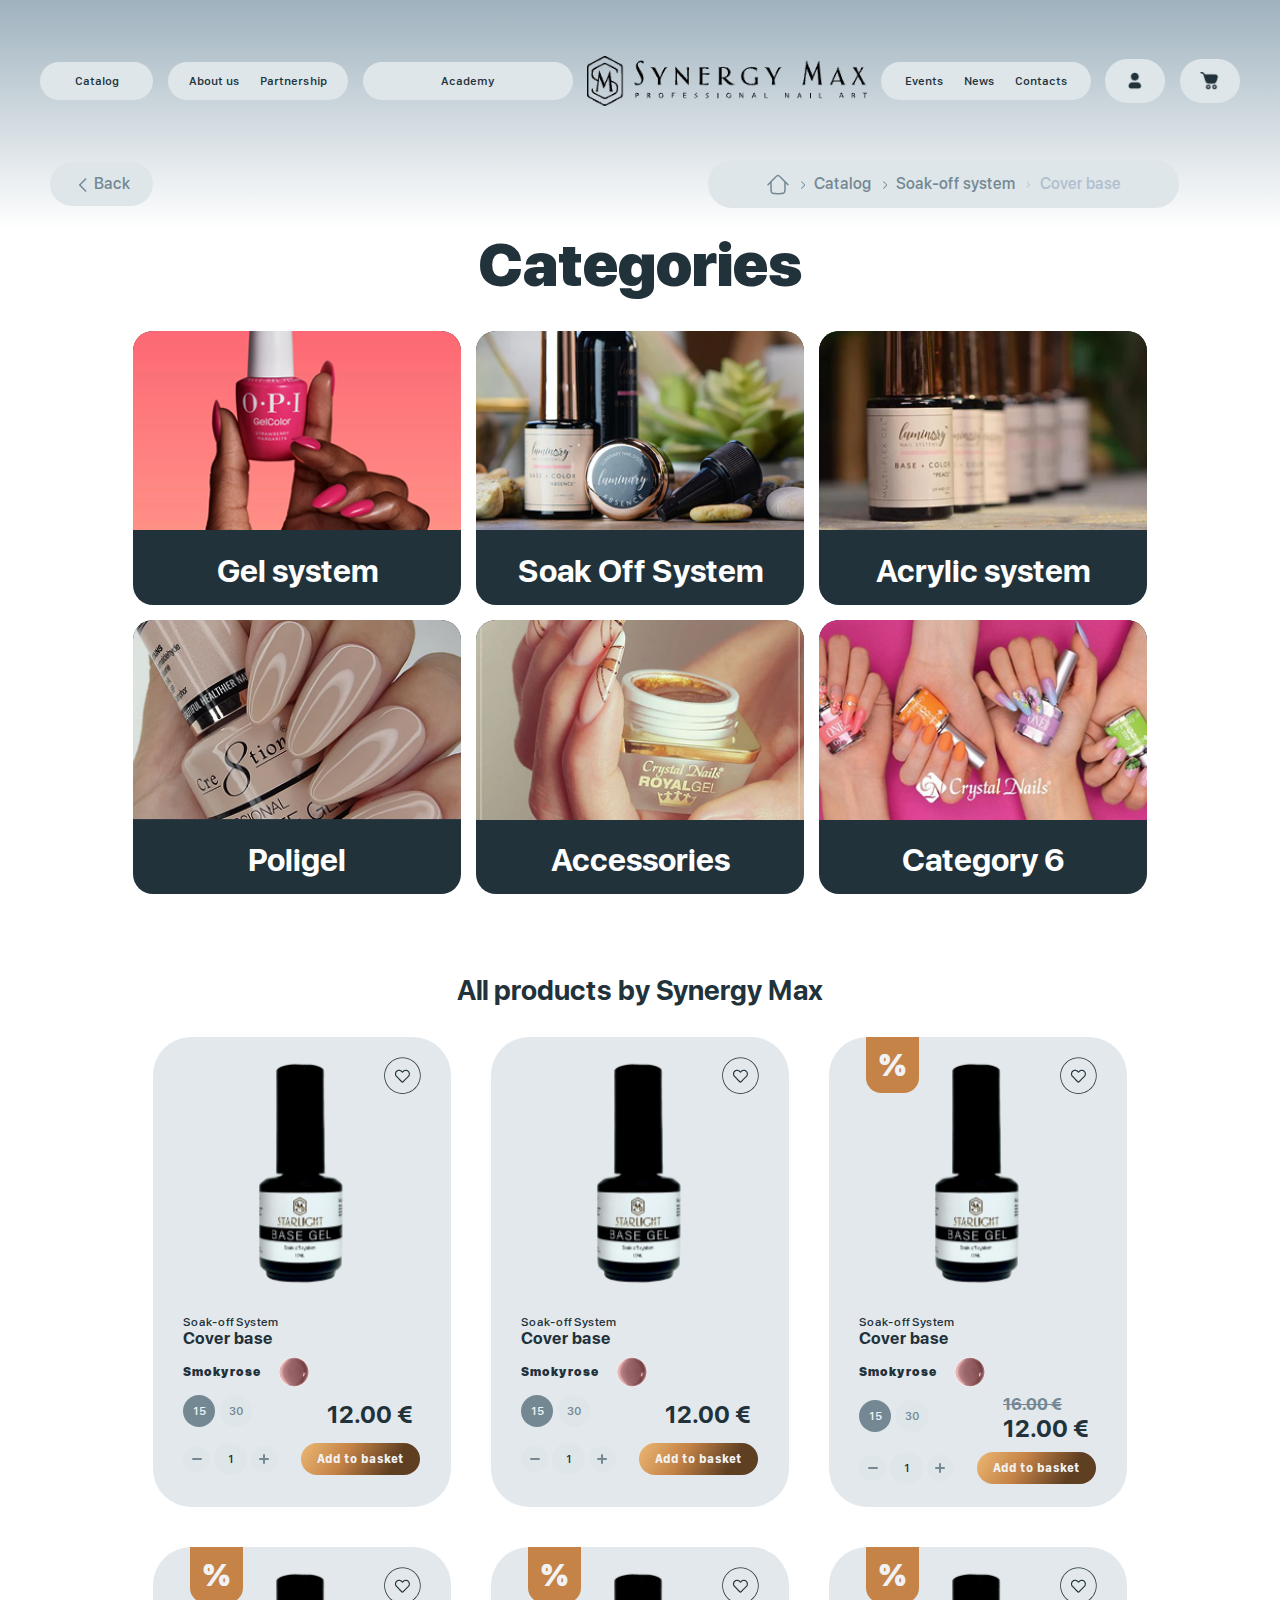
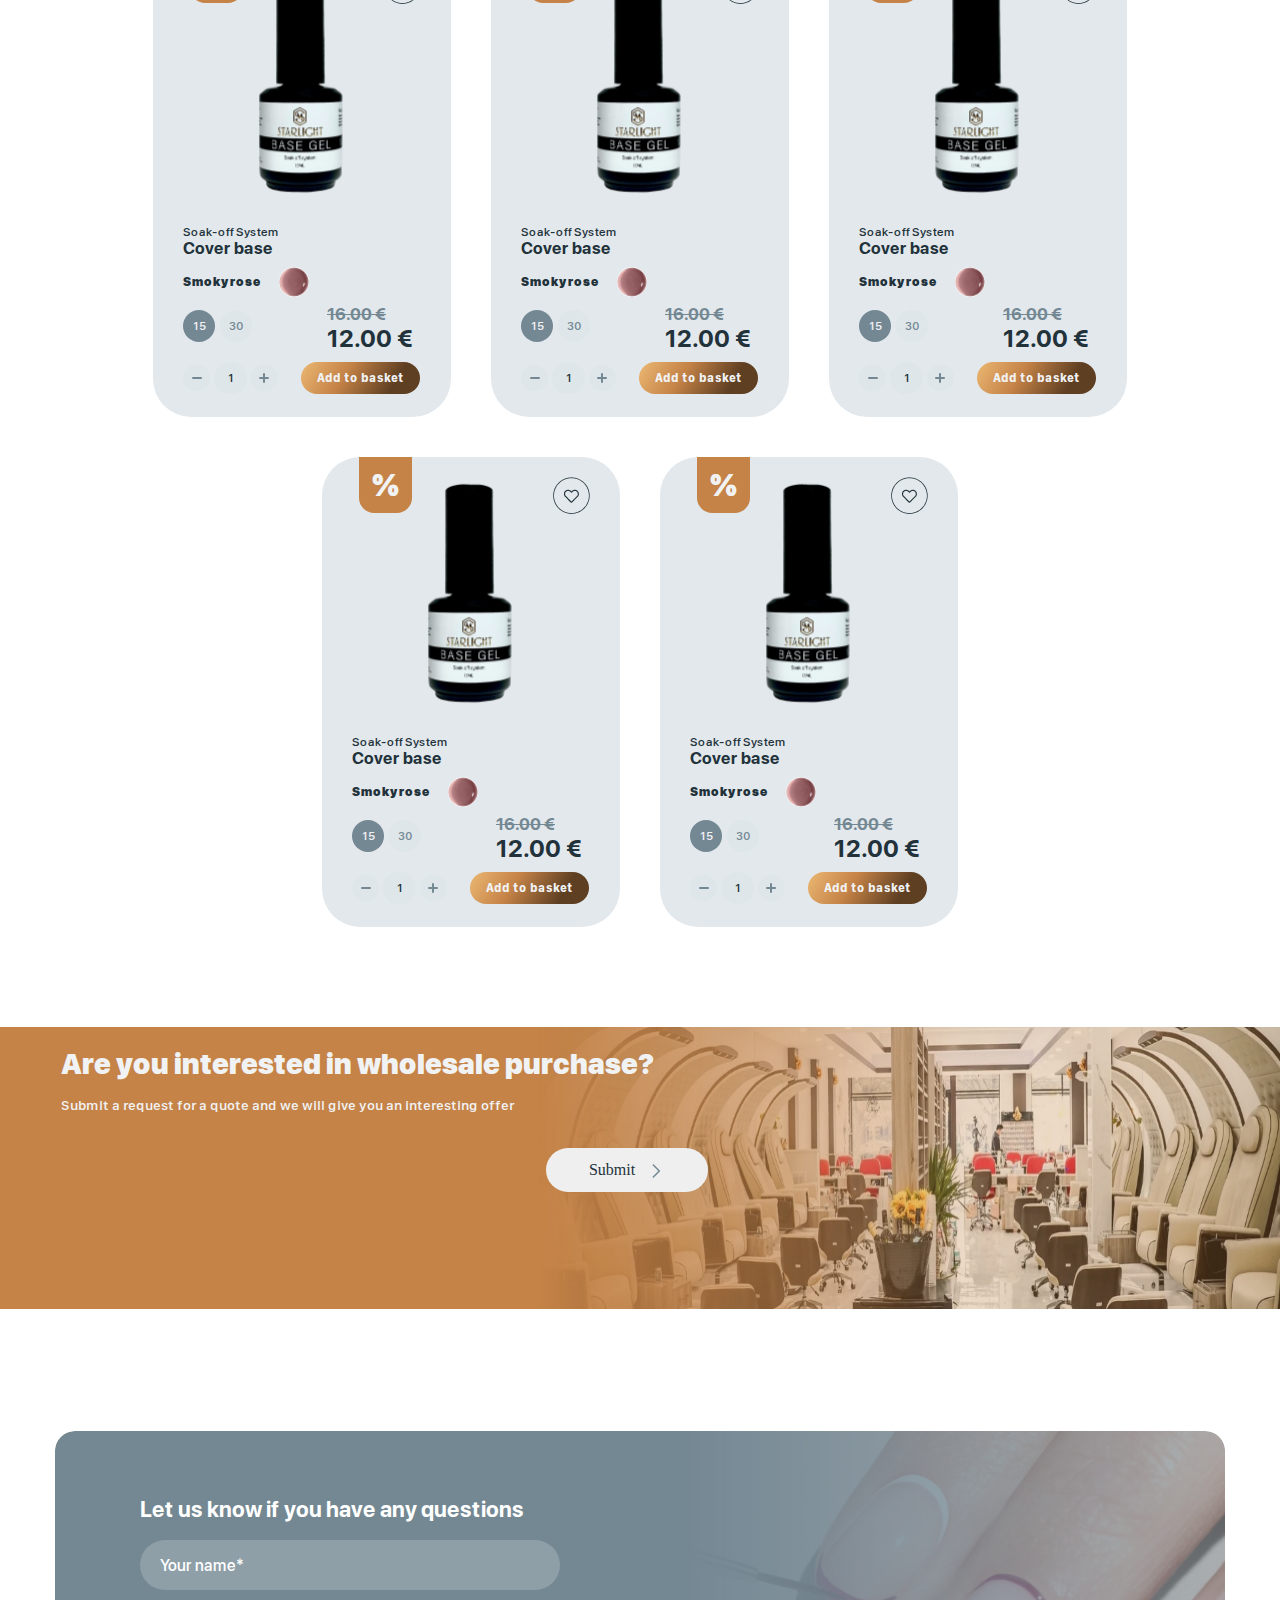
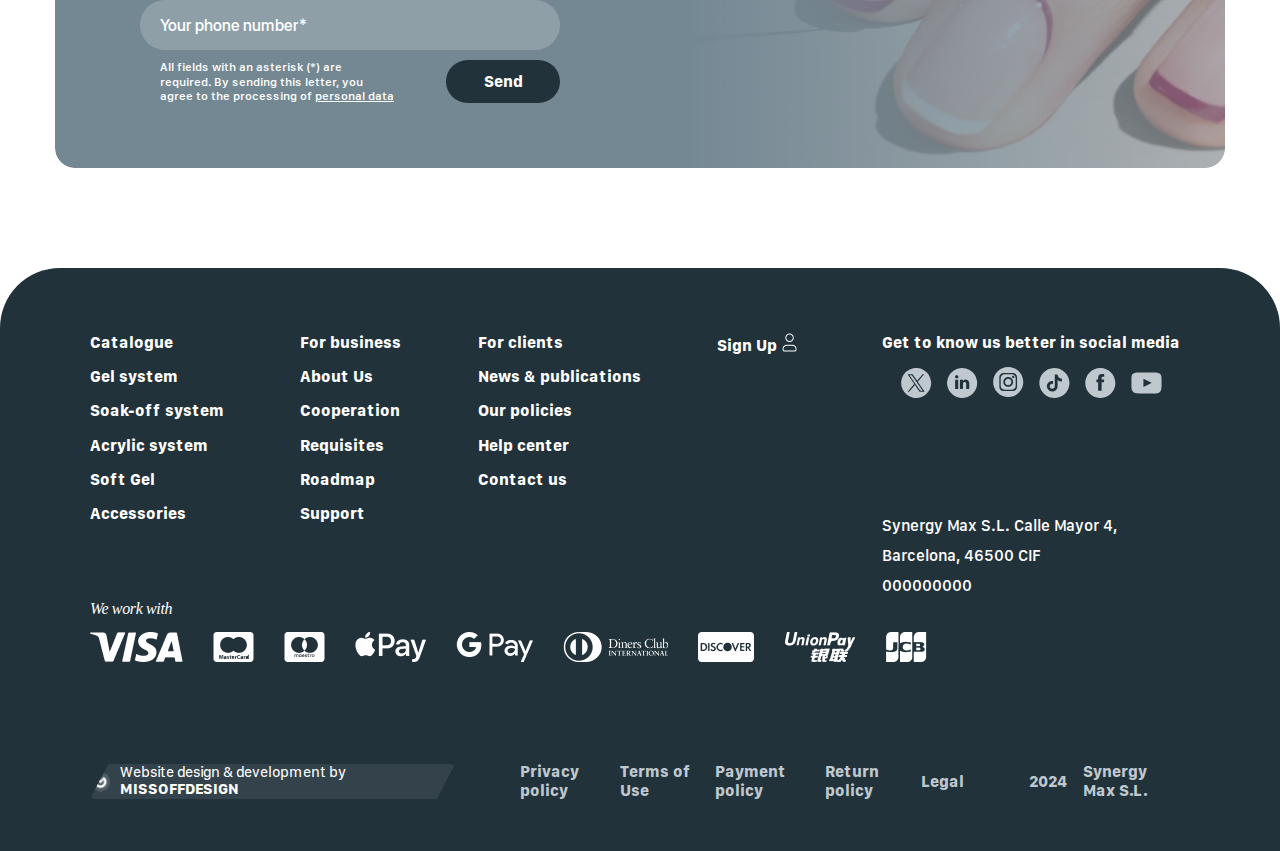
<file: catalog.html>
<!DOCTYPE html>
<html lang="en">
<head>
    <meta charset="UTF-8">
    <meta name="viewport" content="width=device-width, initial-scale=1.0">
    <title>Catalog</title>
    <link rel="stylesheet" href="css/splide.min.css">
    <link rel="stylesheet" href="css/style.min.css">
    <script src="js/splide.min.js" defer></script>
    <script src="js/script.js" defer></script>
</head>
<body>
    <div class="body__container">
        <div class="menuBack">
            <a href="catalog.html" class="menuBack__back">
                <div class="menuBack__back-arrow">
                    <img src="icons/arrows/Chevron-Right.svg" alt="chewron">
                </div>
                <div class="menuBack__back-name">Back</div>
            </a>
            <div class="menuBack__navigation">
                <a href="index.html" class="menuBack__navigation-home">
                    <img src="icons/catalog/Home.svg" alt="home">
                </a>
                <div class="menuBack__navigation-chevron">
                    <img src="icons/arrows/Chevron-Right.svg" alt="Chevron-Right">
                </div>
                <a href="catalog.html" class="menuBack__navigation-name">
                    Catalog
                </a>
                <div class="menuBack__navigation-chevron">
                    <img src="icons/arrows/Chevron-Right.svg" alt="Chevron-Right">
                </div>
                <a href="catalog.html" class="menuBack__navigation-name">
                    Soak-off system
                </a>
                <div class="menuBack__navigation-chevron">
                    <img src="icons/arrows/Chevron-opacity-Right.svg" alt="Chevron-opacity-Right">
                </div>
                <a href="detalcard.html" class="menuBack__navigation-name">
                    Cover base
                </a>
            </div>
        </div>
        <header class="header">               
            <div class="container">
                <div class="header__wrapper">
                    <ul class="header__left">
                        <li class="header__item"><a href="catalog.html" class="header__link">Catalog</a></li>
                        <li class="header__item"><a href="#" class="header__link">About us</a> <a href="#" class="header__link">Partnership</a></li>
                        <li class="header__item"><a href="#" class="header__link">Academy</a></li>
                    </ul>
                    <a href="index.html" class="header__logo">
                        <img src="icons/logo/logo.png" alt="logo" class="header__logo-img">
                    </a>
                    <ul class="header__right">
                        <li class="header__item header__item-last">
                            <a href="#" class="header__link">Events</a>
                            <a href="news.html" class="header__link">News</a>
                            <a href="#" class="header__link">Contacts</a>
                        </li>
                    </ul>
                    <div class="header__final">
                        <div class="header__user header__final-item">
                            <img src="icons/header/User.png" alt="user" class="header__user-img">
                        </div>
                        <div class="header__shoping header__final-item">
                            <img src="icons/header/Shopping-Cart.png" alt="shoping" class="header__shoping-img">
                        </div>
                        <div class="header__menu header__final-item">
                            <span class="header__menu-item"></span>
                            <span class="header__menu-item"></span>
                            <span class="header__menu-item"></span>    
                        </div>
                        <nav class="navigation">
                            <ul class="navigation__menu">
                                <a href="#" class="navigation__link">Catalog</a>
                                <a href="#" class="navigation__link">About us</a> 
                                <a href="#" class="navigation__link">Partnership</a>
                                <a href="#" class="navigation__link">Academy</a>                   
                                <a href="#" class="navigation__link">Events</a>
                                <a href="#" class="navigation__link">News</a>
                                <a href="#" class="navigation__link">Contacts</a>                  
                            </ul>
                        </nav>    
                    </div>
                </div>
            </div>       
        </header>
        <main class="content">
            <article class="categories">
                <h1 class="categories__title">Categories</h1>
                <div class="categories__wrapper">
                    <a href="category.html" class="categories__item">
                        <div class="categories__item-img">
                            <img src="img/catalog/O.P.I-2.png" alt="OPI">
                        </div>
                        <div class="categories__item-name">
                           Gel system
                        </div>
                    </a>
                    <a href="category.html" class="categories__item">
                        <div class="categories__item-img">
                            <img src="img/catalog/photo-2.png" alt="photo2">
                        </div>
                        <div class="categories__item-name">
                            Soak Off System
                        </div>
                    </a>
                    <a href="category.html" class="categories__item">
                        <div class="categories__item-img">
                            <img src="img/catalog/photo-3.png" alt="photo-3">
                        </div>
                        <div class="categories__item-name">
                            Acrylic system
                        </div>
                    </a>
                    <a href="category.html" class="categories__item">
                        <div class="categories__item-img">
                            <img src="img/catalog/photo-4.png" alt="photo4">
                        </div>
                        <div class="categories__item-name">
                            Poligel
                        </div>
                    </a>
                    <a href="category.html" class="categories__item">
                        <div class="categories__item-img">
                            <img src="img/catalog/photo-5.png" alt="photo-5">
                        </div>
                        <div class="categories__item-name">
                            Accessories
                        </div>
                    </a>
                    <a href="category.html" class="categories__item">
                        <div class="categories__item-img">
                            <img src="img/catalog/photo-6.png" alt="photo-6">
                        </div>
                        <div class="categories__item-name">
                            Category 6
                        </div>
                    </a>
                </div>
            </article>
            <article class="allProduct">
                <h2 class="allProduct__title">All products by Synergy Max </h2>
                <div class="allProduct__wrapper">
                    <a href="detalcard.html" class="product__item allProduct__item">
                        <div class="product__item-img allProduct__item-img">
                            <img src="img/product/varnish.png" alt="varnish">
                        </div>
                        <div class="product__item-heart allProduct__item-heart">
                            <img src="icons/product/heart.png" alt="heart">
                        </div>
                        <h3 class="product__item-title allProduct__item-title">Soak-off System</h3>
                        <h3 class="product__item-subtitle allProduct__item-subtitle">Cover base</h3>
                        <div class="product__item-demonstration product__demonstration allProduct__demonstraion">
                            <h4 class="product__demonstration-name">Smoky rose</h4>
                            <img src="img/product/smoky-rose.png" alt="color" class="product__demonstration-img">
                        </div>
                        <div class="product__item-prices product__prices">
                            <div class="product__prices-quantity product__quantity">
                                <span class="product__quantity-item active">15</span>
                                <span class="product__quantity-item">30</span>
                            </div>
                            <div class="product__prices-price">12.00 €</div>
                        </div>
                        <div class="product__item-footer">
                            <div class="product__item-counter product__counter">
                                <div class="product__counter-minus"></div>
                                <div class="product__counter-coll">1</div>
                                <div class="product__counter-plus"></div>
                            </div>
                            <button class="product__item-btn">Add to basket</button>
                        </div>  
                    </a>
                    <a href="detalcard.html" class="product__item allProduct__item">
                        <div class="product__item-img allProduct__item-img">
                            <img src="img/product/varnish.png" alt="varnish">
                        </div>
                        <div class="product__item-heart allProduct__item-heart">
                            <img src="icons/product/heart.png" alt="heart">
                        </div>
                        <h3 class="product__item-title allProduct__item-title">Soak-off System</h3>
                        <h3 class="product__item-subtitle allProduct__item-subtitle">Cover base</h3>
                        <div class="product__item-demonstration product__demonstration allProduct__demonstraion">
                            <h4 class="product__demonstration-name">Smoky rose</h4>
                            <img src="img/product/smoky-rose.png" alt="color" class="product__demonstration-img">
                        </div>
                        <div class="product__item-prices product__prices">
                            <div class="product__prices-quantity product__quantity">
                                <span class="product__quantity-item active">15</span>
                                <span class="product__quantity-item">30</span>
                            </div>
                            <div class="product__prices-price">12.00 €</div>
                        </div>
                        <div class="product__item-footer">
                            <div class="product__item-counter product__counter">
                                <div class="product__counter-minus"></div>
                                <div class="product__counter-coll">1</div>
                                <div class="product__counter-plus"></div>
                            </div>
                            <button class="product__item-btn">Add to basket</button>
                        </div>  
                    </a>
                    <a href="detalcard.html" class="product__item product__item-discount allProduct__item">
                        <div class="product__item-img allProduct__item-img">
                            <img src="img/product/varnish.png" alt="varnish">
                        </div>
                        <div class="product__item-percentages allProduct__item-percentages">
                            %
                        </div>
                        <div class="product__item-heart allProduct__item-heart">
                            <img src="icons/product/heart.png" alt="heart">
                        </div>
                        <h3 class="product__item-title">Soak-off System</h3>
                        <h3 class="product__item-subtitle">Cover base</h3>
                        <div class="product__item-demonstration product__demonstration">
                            <h4 class="product__demonstration-name">Smoky rose</h4>
                            <img src="img/product/smoky-rose.png" alt="color" class="product__demonstration-img">
                        </div>
                        <div class="product__item-prices product__prices">
                            <div class="product__prices-quantity product__quantity">
                                <span class="product__quantity-item active">15</span>
                                <span class="product__quantity-item">30</span>
                            </div>
                            <div>
                                <div class="product__prices-old">16.00 €</div>
                                <div class="product__prices-price">12.00 €</div>
                            </div>                                   
                        </div>
                        <div class="product__item-footer">
                            <div class="product__item-counter product__counter">
                                <div class="product__counter-minus"></div>
                                <div class="product__counter-coll">1</div>
                                <div class="product__counter-plus"></div>
                            </div>
                            <button class="product__item-btn">Add to basket</button>
                        </div>  
                    </a>
                    <a href="detalcard.html" class="product__item product__item-discount allProduct__item">
                        <div class="product__item-img allProduct__item-img">
                            <img src="img/product/varnish.png" alt="varnish">
                        </div>
                        <div class="product__item-percentages allProduct__item-percentages">
                            %
                        </div>
                        <div class="product__item-heart allProduct__item-heart">
                            <img src="icons/product/heart.png" alt="heart">
                        </div>
                        <h3 class="product__item-title">Soak-off System</h3>
                        <h3 class="product__item-subtitle">Cover base</h3>
                        <div class="product__item-demonstration product__demonstration">
                            <h4 class="product__demonstration-name">Smoky rose</h4>
                            <img src="img/product/smoky-rose.png" alt="color" class="product__demonstration-img">
                        </div>
                        <div class="product__item-prices product__prices">
                            <div class="product__prices-quantity product__quantity">
                                <span class="product__quantity-item active">15</span>
                                <span class="product__quantity-item">30</span>
                            </div>
                            <div>
                                <div class="product__prices-old">16.00 €</div>
                                <div class="product__prices-price">12.00 €</div>
                            </div>                                   
                        </div>
                        <div class="product__item-footer">
                            <div class="product__item-counter product__counter">
                                <div class="product__counter-minus"></div>
                                <div class="product__counter-coll">1</div>
                                <div class="product__counter-plus"></div>
                            </div>
                            <button class="product__item-btn">Add to basket</button>
                        </div>  
                    </a>
                    <a href="detalcard.html" class="product__item product__item-discount allProduct__item">
                        <div class="product__item-img allProduct__item-img">
                            <img src="img/product/varnish.png" alt="varnish">
                        </div>
                        <div class="product__item-percentages allProduct__item-percentages">
                            %
                        </div>
                        <div class="product__item-heart allProduct__item-heart">
                            <img src="icons/product/heart.png" alt="heart">
                        </div>
                        <h3 class="product__item-title">Soak-off System</h3>
                        <h3 class="product__item-subtitle">Cover base</h3>
                        <div class="product__item-demonstration product__demonstration">
                            <h4 class="product__demonstration-name">Smoky rose</h4>
                            <img src="img/product/smoky-rose.png" alt="color" class="product__demonstration-img">
                        </div>
                        <div class="product__item-prices product__prices">
                            <div class="product__prices-quantity product__quantity">
                                <span class="product__quantity-item active">15</span>
                                <span class="product__quantity-item">30</span>
                            </div>
                            <div>
                                <div class="product__prices-old">16.00 €</div>
                                <div class="product__prices-price">12.00 €</div>
                            </div>                                   
                        </div>
                        <div class="product__item-footer">
                            <div class="product__item-counter product__counter">
                                <div class="product__counter-minus"></div>
                                <div class="product__counter-coll">1</div>
                                <div class="product__counter-plus"></div>
                            </div>
                            <button class="product__item-btn">Add to basket</button>
                        </div>  
                    </a>
                    <a href="detalcard.html" class="product__item product__item-discount allProduct__item">
                        <div class="product__item-img allProduct__item-img">
                            <img src="img/product/varnish.png" alt="varnish">
                        </div>
                        <div class="product__item-percentages allProduct__item-percentages">
                            %
                        </div>
                        <div class="product__item-heart allProduct__item-heart">
                            <img src="icons/product/heart.png" alt="heart">
                        </div>
                        <h3 class="product__item-title">Soak-off System</h3>
                        <h3 class="product__item-subtitle">Cover base</h3>
                        <div class="product__item-demonstration product__demonstration">
                            <h4 class="product__demonstration-name">Smoky rose</h4>
                            <img src="img/product/smoky-rose.png" alt="color" class="product__demonstration-img">
                        </div>
                        <div class="product__item-prices product__prices">
                            <div class="product__prices-quantity product__quantity">
                                <span class="product__quantity-item active">15</span>
                                <span class="product__quantity-item">30</span>
                            </div>
                            <div>
                                <div class="product__prices-old">16.00 €</div>
                                <div class="product__prices-price">12.00 €</div>
                            </div>                                   
                        </div>
                        <div class="product__item-footer">
                            <div class="product__item-counter product__counter">
                                <div class="product__counter-minus"></div>
                                <div class="product__counter-coll">1</div>
                                <div class="product__counter-plus"></div>
                            </div>
                            <button class="product__item-btn">Add to basket</button>
                        </div>  
                    </a>
                    <a href="detalcard.html" class="product__item product__item-discount allProduct__item">
                        <div class="product__item-img allProduct__item-img">
                            <img src="img/product/varnish.png" alt="varnish">
                        </div>
                        <div class="product__item-percentages allProduct__item-percentages">
                            %
                        </div>
                        <div class="product__item-heart allProduct__item-heart">
                            <img src="icons/product/heart.png" alt="heart">
                        </div>
                        <h3 class="product__item-title">Soak-off System</h3>
                        <h3 class="product__item-subtitle">Cover base</h3>
                        <div class="product__item-demonstration product__demonstration">
                            <h4 class="product__demonstration-name">Smoky rose</h4>
                            <img src="img/product/smoky-rose.png" alt="color" class="product__demonstration-img">
                        </div>
                        <div class="product__item-prices product__prices">
                            <div class="product__prices-quantity product__quantity">
                                <span class="product__quantity-item active">15</span>
                                <span class="product__quantity-item">30</span>
                            </div>
                            <div>
                                <div class="product__prices-old">16.00 €</div>
                                <div class="product__prices-price">12.00 €</div>
                            </div>                                   
                        </div>
                        <div class="product__item-footer">
                            <div class="product__item-counter product__counter">
                                <div class="product__counter-minus"></div>
                                <div class="product__counter-coll">1</div>
                                <div class="product__counter-plus"></div>
                            </div>
                            <button class="product__item-btn">Add to basket</button>
                        </div>  
                    </a>
                    <a href="detalcard.html" class="product__item product__item-discount allProduct__item">
                        <div class="product__item-img allProduct__item-img">
                            <img src="img/product/varnish.png" alt="varnish">
                        </div>
                        <div class="product__item-percentages allProduct__item-percentages">
                            %
                        </div>
                        <div class="product__item-heart allProduct__item-heart">
                            <img src="icons/product/heart.png" alt="heart">
                        </div>
                        <h3 class="product__item-title">Soak-off System</h3>
                        <h3 class="product__item-subtitle">Cover base</h3>
                        <div class="product__item-demonstration product__demonstration">
                            <h4 class="product__demonstration-name">Smoky rose</h4>
                            <img src="img/product/smoky-rose.png" alt="color" class="product__demonstration-img">
                        </div>
                        <div class="product__item-prices product__prices">
                            <div class="product__prices-quantity product__quantity">
                                <span class="product__quantity-item active">15</span>
                                <span class="product__quantity-item">30</span>
                            </div>
                            <div>
                                <div class="product__prices-old">16.00 €</div>
                                <div class="product__prices-price">12.00 €</div>
                            </div>                                   
                        </div>
                        <div class="product__item-footer">
                            <div class="product__item-counter product__counter">
                                <div class="product__counter-minus"></div>
                                <div class="product__counter-coll">1</div>
                                <div class="product__counter-plus"></div>
                            </div>
                            <button class="product__item-btn">Add to basket</button>
                        </div>  
                    </a>
                </div>
            </article>  
            <article class="report wholesale">
                <img src="img/bg/wholesale.jpeg" alt="wholesale" class="report__bg wholesale__bg">
                <h2 class="report__title wholesale__title">Are you interested in wholesale purchase?</h2>
                <p class="report__descr wholesale__descr">
                    Submit a request for a quote and we will give you an interesting offer
                </p>
                <button class="report__btn wholesale__btn">
                    <span>Submit</span>
                    <img src="icons/arrows/Chevron-Right.svg" alt="arrow-right">
                </button>
            </article>
            <article class="feedback">
                <div class="feedback__window">
                    <h2 class="feedback__title">Let us know if you have any questions</h2>
                    <form action="#" class="feedback__form">
                        <label class="feedback__label">
                            <input type="name" id="name" name="name" class="feedback__input" required placeholder="Your name*">
                        </label>
                        <label class="feedback__label">
                            <input type="phone" id="phone" name="phone" class="feedback__input" required placeholder="Your phone number*">
                        </label>
                        <div class="feedback__wrapper">
                            <span class="feedback__information">All fields with an asterisk (*) are required. By sending this letter, you agree to the processing of <a href="#">personal data</a></span>
                            <button class="feedback__btn">Send</button>
                        </div>                      
                    </form>
                </div>
            </article>
        </main>
        <footer class="footer">
            <div class="footer__wrapper">
                <ul class="footer__list">
                    <li class="footer__list-item">
                        <a href="#" class="footer__list-link">Catalogue</a> 
                    </li>
                    <li class="footer__list-item">
                        <a href="#" class="footer__list-link">Gel system</a>
                    </li>
                    <li class="footer__list-item">
                        <a href="#" class="footer__list-link">Soak-off system</a>
                    </li>
                    <li class="footer__list-item">
                        <a href="#" class="footer__list-link">Acrylic system</a>
                    </li>
                    <li class="footer__list-item">
                        <a href="#" class="footer__list-link">Soft Gel</a>
                    </li>
                    <li class="footer__list-item">
                        <a href="#" class="footer__list-link">Accessories</a>
                    </li>
                </ul>
                <ul class="footer__list">
                    <li class="footer__list-item">
                        <a href="#" class="footer__list-link">For business</a>
                    </li>
                    <li class="footer__list-item">
                        <a href="#" class="footer__list-link">About Us</a></li>
                    <li class="footer__list-item">
                        <a href="#" class="footer__list-link">Cooperation</a></li>
                    <li class="footer__list-item">
                        <a href="#" class="footer__list-link">Requisites</a></li>
                    <li class="footer__list-item">
                        <a href="#" class="footer__list-link">Roadmap</a></li>
                    <li class="footer__list-item">
                        <a href="#" class="footer__list-link">Support</a></li>
                </ul>
                <ul class="footer__list">
                    <li class="footer__list-item">
                        <a href="#" class="footer__list-link">For clients</a></li>
                    <li class="footer__list-item">
                        <a href="#" class="footer__list-link">News & publications</a></li>
                    <li class="footer__list-item">
                        <a href="#" class="footer__list-link">Our policies</a></li>
                    <li class="footer__list-item">
                        <a href="#" class="footer__list-link">Help center</a></li>
                    <li class="footer__list-item">
                        <a href="#" class="footer__list-link">Contact us</a></li>
                </ul>
                <a href="#" class="footer__signUp">
                    <div class="footer__signUp-text">Sign Up</div>
                    <div class="footer__signUp-img">
                        <img src="icons/footer/Union.svg" alt="sign in">
                    </div>                    
                </a>
                <div class="footer__container-1">
                    <h3 class="footer__social-title">Get to know us better in social media</h3>
                    <ul class="footer__social">
                        <li class="footer__social-item">
                            <a href="#" class="footer__social-link">
                                <img src="icons/footer/X.svg" alt="X" class="footer__social-img">
                            </a>
                        </li>
                        <li class="footer__social-item">
                            <a href="#" class="footer__social-link">
                                <img src="icons/footer/Vector (1).svg" alt="X" class="footer__social-img">
                            </a>
                        </li>
                        <li class="footer__social-item">
                            <a href="#" class="footer__social-link">
                                <img src="icons/footer/Instagram icon.svg" alt="X" class="footer__social-img">
                            </a>
                        </li>
                        <li class="footer__social-item">
                            <a href="#" class="footer__social-link">
                                <img src="icons/footer/tictok.svg" alt="X" class="footer__social-img">
                            </a>
                        </li>
                        <li class="footer__social-item">
                            <a href="#" class="footer__social-link">
                                <img src="icons/footer/facebook.svg" alt="X" class="footer__social-img">
                            </a>
                        </li>
                        <li class="footer__social-item">
                            <a href="#" class="footer__social-link">
                                <img src="icons/footer/youtube.svg" alt="X" class="footer__social-img">
                            </a>
                        </li>
                    </ul>
                    <p class="footer__sinergy">Synergy Max S.L. 
                        Calle Mayor 4, Barcelona, 46500                        
                        CIF 000000000
                    </p>
                </div>
                
            </div>
            <div class="footer__works">
                <h4 class="footer__works-title">We work with</h4>
                <div class="footer__works-logos">
                    <a href="#" class="footer__works-link">
                        <img src="img/footer/visa.png" alt="visa">
                    </a>
                    <a href="#" class="footer__works-link">
                        <img src="img/footer/mastercard.png" alt="mastercard">
                    </a>
                    <a href="#" class="footer__works-link">
                        <img src="img/footer/maestro.png" alt="maestro">
                    </a>
                    <a href="#" class="footer__works-link">
                        <img src="img/footer/apple-pay.png" alt="apple-pay">
                    </a>
                    <a href="#" class="footer__works-link">
                        <img src="img/footer/google-pay.png" alt="google-pay">
                    </a>
                    <a href="#" class="footer__works-link">
                        <img src="img/footer/diners-club.png" alt="diners-club">
                    </a>
                    <a href="#" class="footer__works-link">
                        <img src="img/footer/discover.png" alt="discover">
                    </a>
                    <a href="#" class="footer__works-link">
                        <img src="img/footer/unionPay.png" alt="unionPay">
                    </a>
                    <a href="#" class="footer__works-link">
                        <img src="img/footer/JCB.png" alt="JCB">
                    </a>
                </div>  
            </div>
            <div class="footer__cellar">
                <div class="footer__cellar-item">
                    <div class="footer__cellar-img">
                        <img src="icons/footer/copy.png" alt="copy">
                    </div>
                    <p class="footer__cellar-information">
                        Website design & development by <span>MISSOFFDESIGN</span> 
                    </p>    
                </div>
                <ul class="footer__cellar-list">
                    <li class="footer__cellar-element">
                        <a href="#" class="footer__cellar-link">Privacy policy</a>
                    </li>
                    <li class="footer__cellar-element">
                        <a href="#" class="footer__cellar-link">Terms of Use</a>
                    </li>
                    <li class="footer__cellar-element">
                        <a href="#" class="footer__cellar-link">Payment policy</a>
                    </li>
                    <li class="footer__cellar-element">
                        <a href="#" class="footer__cellar-link">Return policy</a>
                    </li>
                    <li class="footer__cellar-element">
                        <a href="#" class="footer__cellar-link">Legal</a>
                    </li>
                </ul>
                <div class="footer__cellar-yare">
                    <span>2024</span>
                    <span>Synergy Max S.L. </span>
                </div>
            </div>
        </footer>
    </div>
    
</body>
</html>
</file>
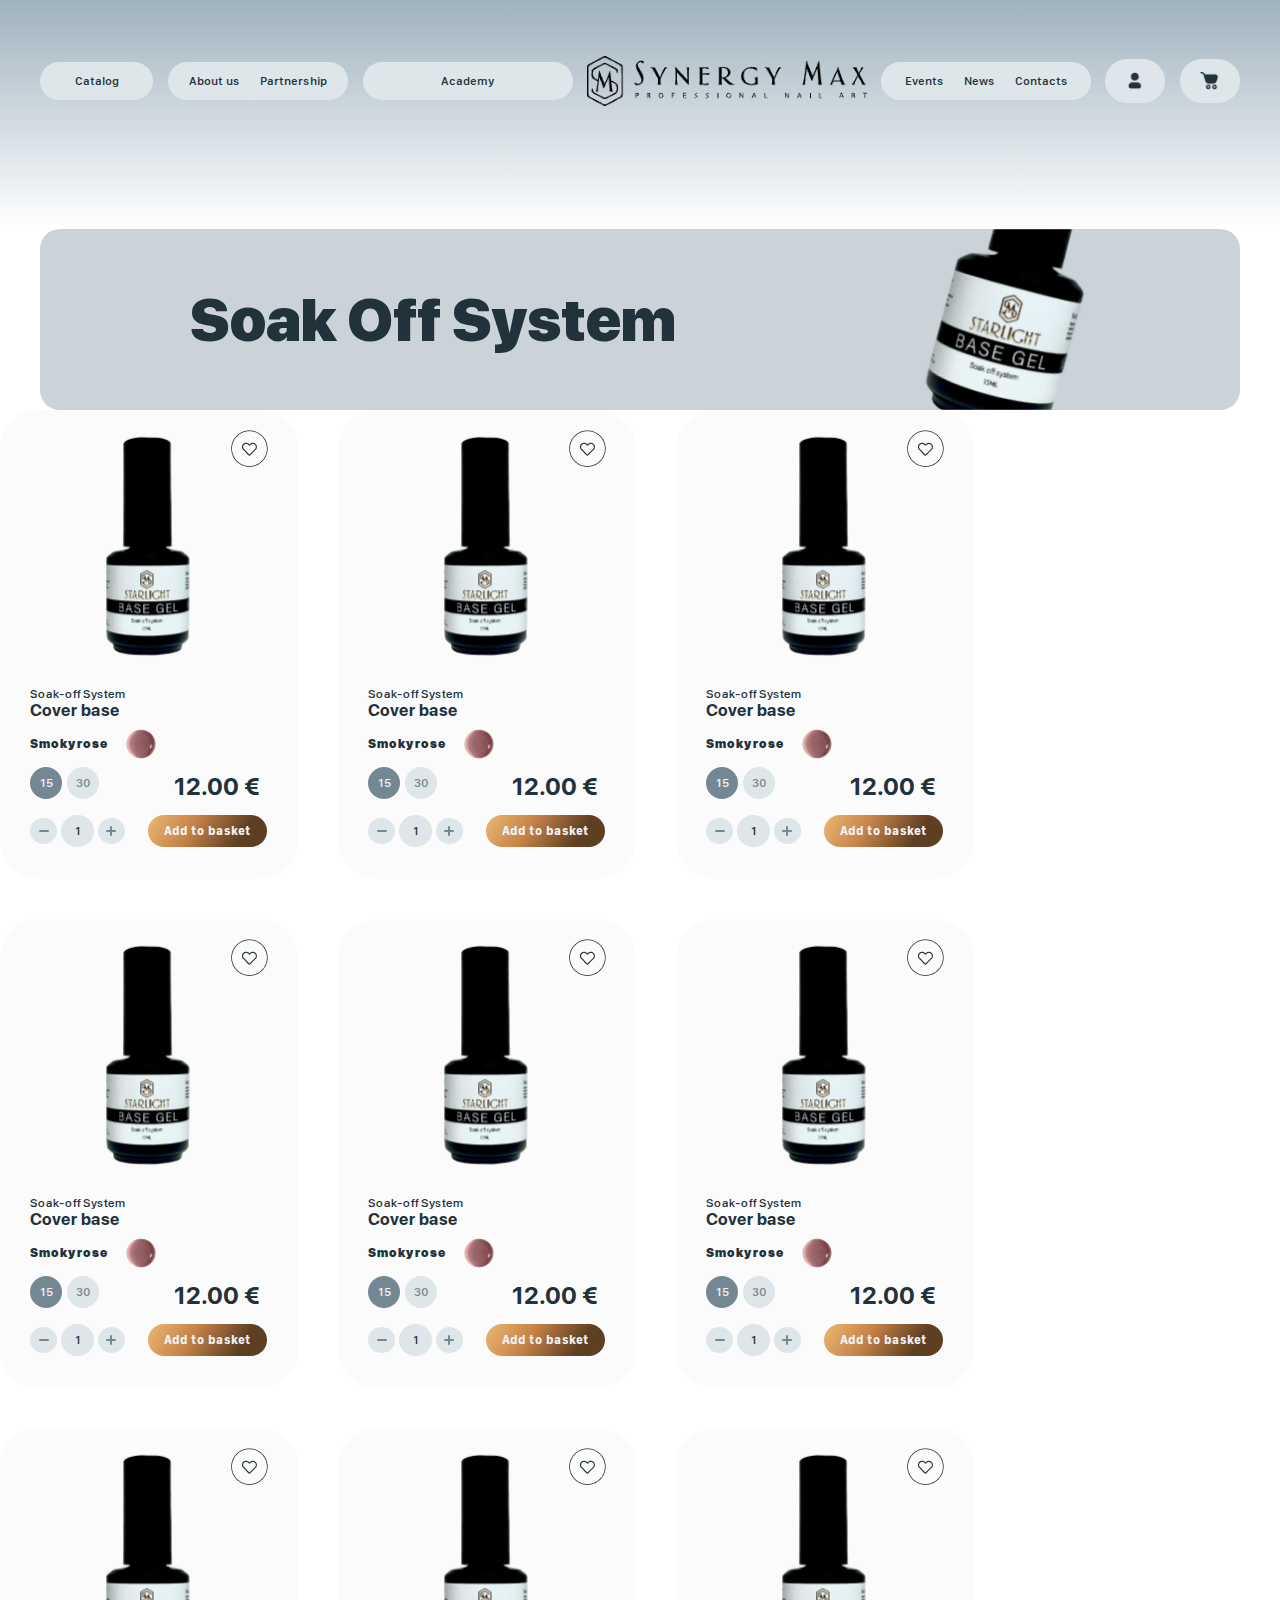
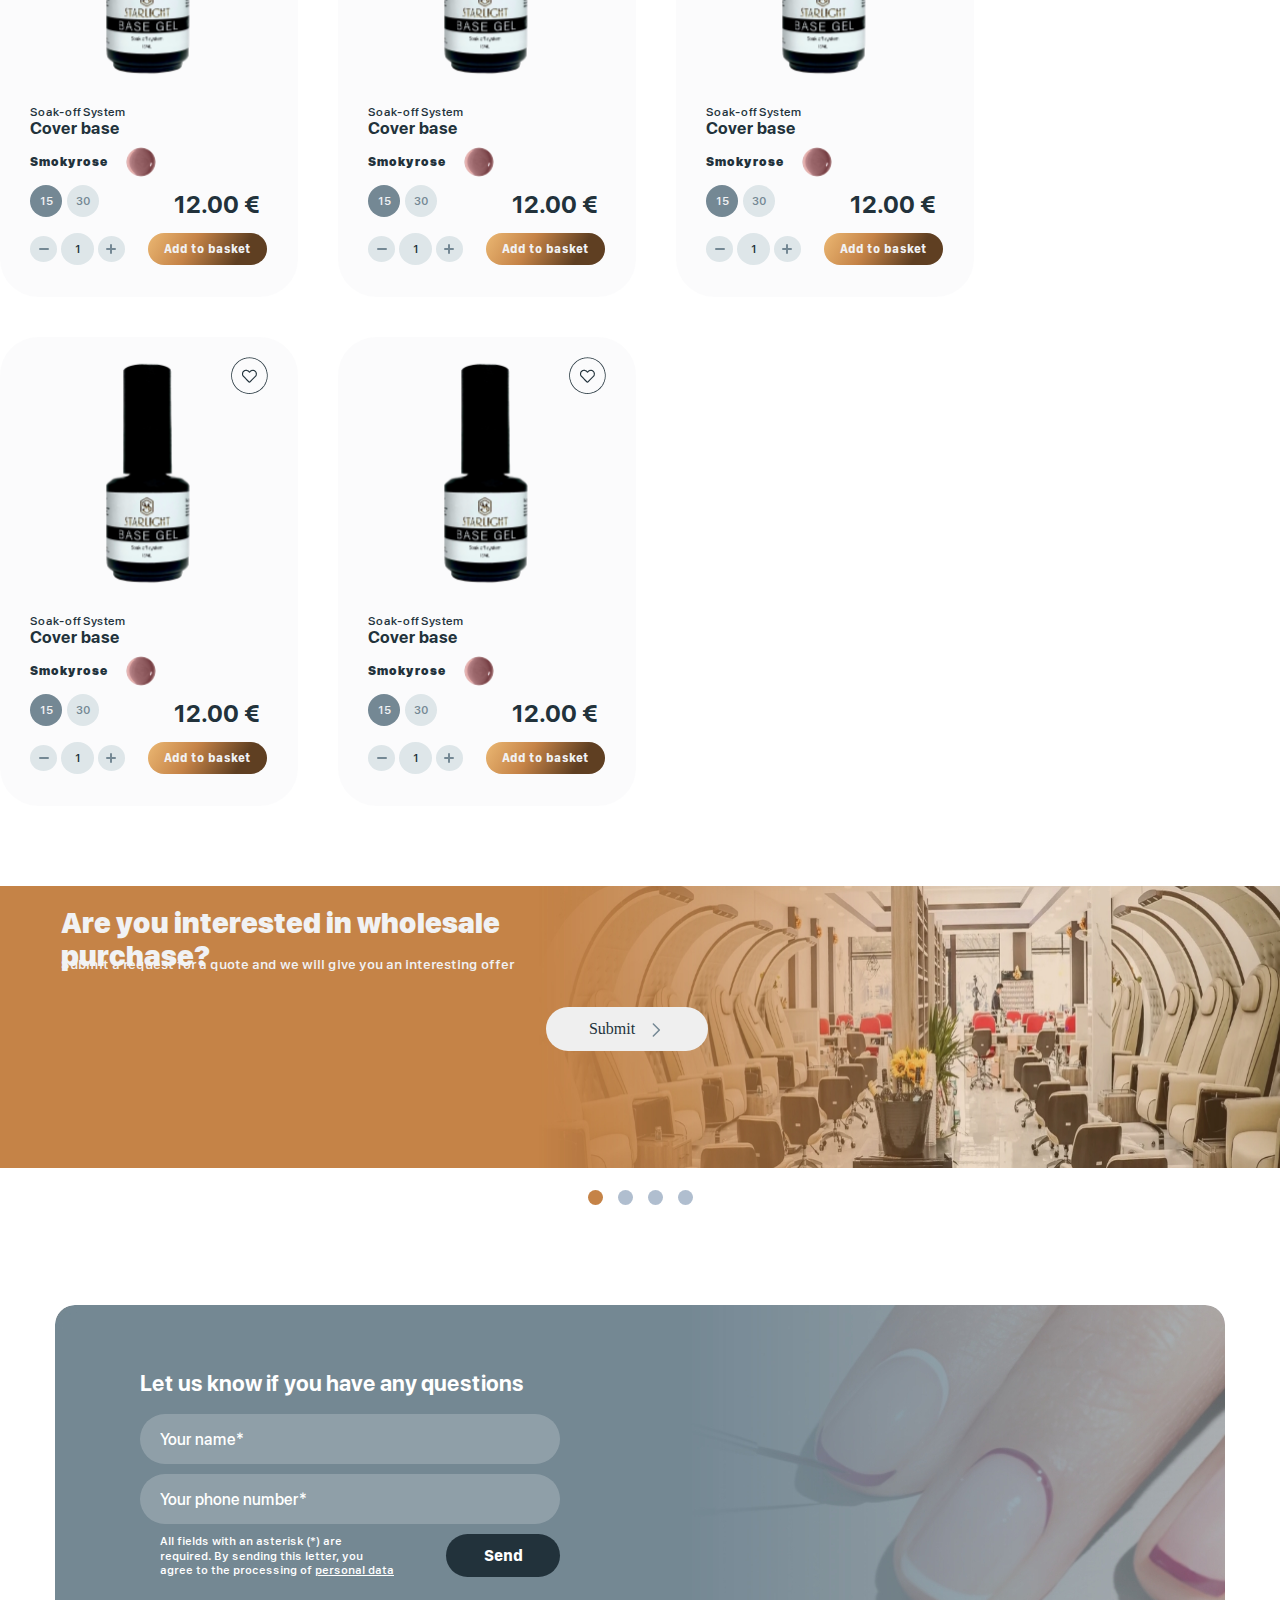
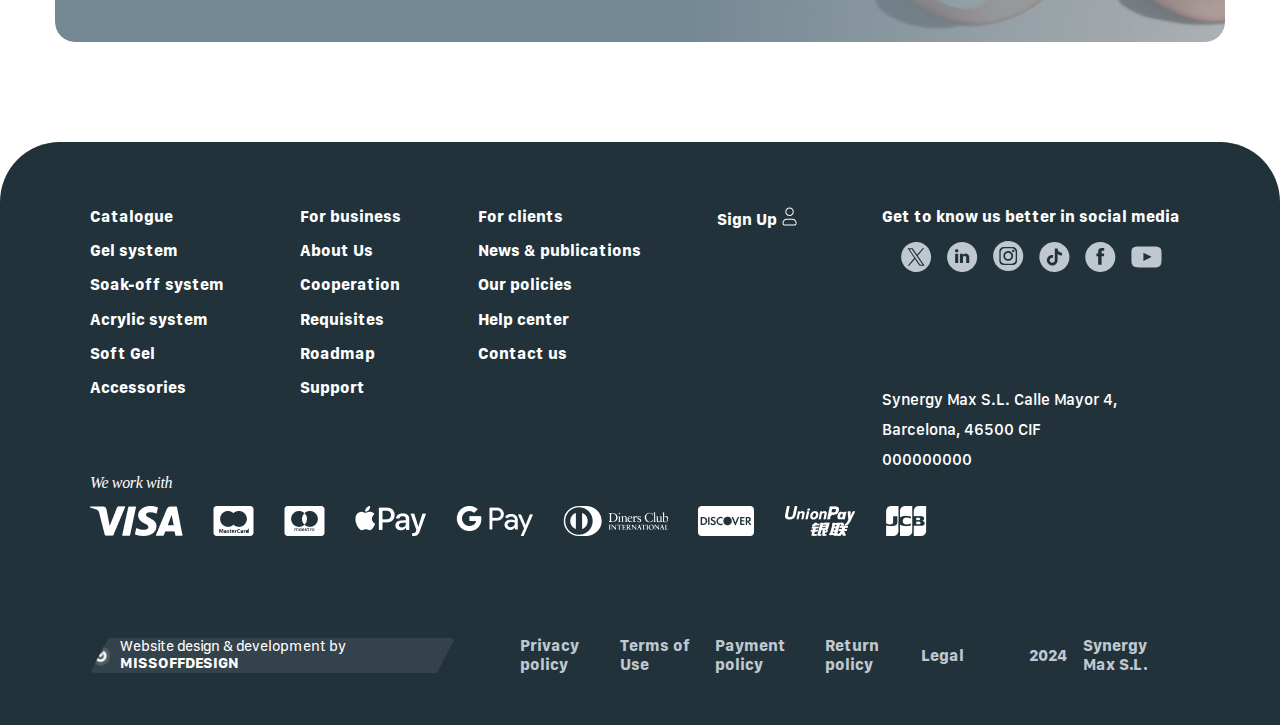
<file: category.html>
<!DOCTYPE html>
<html lang="en">
<head>
    <meta charset="UTF-8">
    <meta name="viewport" content="width=device-width, initial-scale=1.0">
    <title>category</title>
    <link rel="stylesheet" href="css/splide.min.css">
    <link rel="stylesheet" href="css/style.min.css">
</head>
<body>
    <div class="body__container">
        <header class="header">               
            <div class="container">
                <div class="header__wrapper">
                    <ul class="header__left">
                        <li class="header__item"><a href="catalog.html" class="header__link">Catalog</a></li>
                        <li class="header__item"><a href="#" class="header__link">About us</a> <a href="#" class="header__link">Partnership</a></li>
                        <li class="header__item"><a href="#" class="header__link">Academy</a></li>
                    </ul>
                    <a href="index.html" class="header__logo">
                        <img src="icons/logo/logo.png" alt="logo" class="header__logo-img">
                    </a>
                    <ul class="header__right">
                        <li class="header__item header__item-last">
                            <a href="#" class="header__link">Events</a>
                            <a href="news.html" class="header__link">News</a>
                            <a href="#" class="header__link">Contacts</a>
                        </li>
                    </ul>
                    <div class="header__final">
                        <div class="header__user header__final-item">
                            <img src="icons/header/User.png" alt="user" class="header__user-img">
                        </div>
                        <div class="header__shoping header__final-item">
                            <img src="icons/header/Shopping-Cart.png" alt="shoping" class="header__shoping-img">
                        </div>
                        <div class="header__menu header__final-item">
                            <span class="header__menu-item"></span>
                            <span class="header__menu-item"></span>
                            <span class="header__menu-item"></span>    
                        </div>
                        <nav class="navigation">
                            <ul class="navigation__menu">
                                <a href="#" class="navigation__link">Catalog</a>
                                <a href="#" class="navigation__link">About us</a> 
                                <a href="#" class="navigation__link">Partnership</a>
                                <a href="#" class="navigation__link">Academy</a>                   
                                <a href="#" class="navigation__link">Events</a>
                                <a href="#" class="navigation__link">News</a>
                                <a href="#" class="navigation__link">Contacts</a>                  
                            </ul>
                        </nav>    
                    </div>
                </div>
            </div>       
        </header>
        <main class="content">
            <article class="category">
                <div class="category__container">
                    <div class="category__box">
                        <h1 class="category__box-title">Soak Off System</h1>
                        <div class="category__box-img">
                            <img src="img/initalCatalog/SoakOffSystem.png" alt="SoakOffSystem">
                        </div>
                    </div>
                    <div class="category__wrapper">
                        <div class="product__item category__item">
                            <div class="product__item-img category__item-img">
                                <img src="img/product/varnish.png" alt="varnish">
                            </div>
                            <div class="product__item-heart category__item-heart">
                                <img src="icons/product/heart.png" alt="heart">
                            </div>
                            <h3 class="product__item-title category__item-title">Soak-off System</h3>
                            <h3 class="product__item-subtitle category__item-subtitle">Cover base</h3>
                            <div class="product__item-demonstration product__demonstration category__item-demonstration category__demonstration">
                                <h4 class="product__demonstration-name category__demonstration-name">Smoky rose</h4>
                                <img src="img/product/smoky-rose.png" alt="color" class="product__demonstration-img category__demonstration-img">
                            </div>
                            <div class="product__item-prices product__prices category__item-prices category__prices">
                                <div class="product__prices-quantity product__quantity category__item-quantity category__quantity">
                                    <span class="product__quantity-item active category__quantity-item">15</span>
                                    <span class="product__quantity-item category__quantity-item">30</span>
                                </div>
                                <div class="product__prices-price category__prices-price">12.00 €</div>
                            </div>
                            <div class="product__item-footer category__item-footer">
                                <div class="product__item-counter product__counter category__item-counter category__counter">
                                    <div class="product__counter-minus category__counter-minus"></div>
                                    <div class="product__counter-coll category__counter-coll">1</div>
                                    <div class="product__counter-plus category__counter-plus"></div>
                                </div>
                                <button class="product__item-btn category__item-btn">Add to basket</button>
                            </div>  
                        </div>
                        <div class="product__item category__item">
                            <div class="product__item-img category__item-img">
                                <img src="img/product/varnish.png" alt="varnish">
                            </div>
                            <div class="product__item-heart category__item-heart">
                                <img src="icons/product/heart.png" alt="heart">
                            </div>
                            <h3 class="product__item-title category__item-title">Soak-off System</h3>
                            <h3 class="product__item-subtitle category__item-subtitle">Cover base</h3>
                            <div class="product__item-demonstration product__demonstration category__item-demonstration category__demonstration">
                                <h4 class="product__demonstration-name category__demonstration-name">Smoky rose</h4>
                                <img src="img/product/smoky-rose.png" alt="color" class="product__demonstration-img category__demonstration-img">
                            </div>
                            <div class="product__item-prices product__prices category__item-prices category__prices">
                                <div class="product__prices-quantity product__quantity category__item-quantity category__quantity">
                                    <span class="product__quantity-item active category__quantity-item">15</span>
                                    <span class="product__quantity-item category__quantity-item">30</span>
                                </div>
                                <div class="product__prices-price category__prices-price">12.00 €</div>
                            </div>
                            <div class="product__item-footer category__item-footer">
                                <div class="product__item-counter product__counter category__item-counter category__counter">
                                    <div class="product__counter-minus category__counter-minus"></div>
                                    <div class="product__counter-coll category__counter-coll">1</div>
                                    <div class="product__counter-plus category__counter-plus"></div>
                                </div>
                                <button class="product__item-btn category__item-btn">Add to basket</button>
                            </div>  
                        </div>
                        <div class="product__item category__item">
                            <div class="product__item-img category__item-img">
                                <img src="img/product/varnish.png" alt="varnish">
                            </div>
                            <div class="product__item-heart category__item-heart">
                                <img src="icons/product/heart.png" alt="heart">
                            </div>
                            <h3 class="product__item-title category__item-title">Soak-off System</h3>
                            <h3 class="product__item-subtitle category__item-subtitle">Cover base</h3>
                            <div class="product__item-demonstration product__demonstration category__item-demonstration category__demonstration">
                                <h4 class="product__demonstration-name category__demonstration-name">Smoky rose</h4>
                                <img src="img/product/smoky-rose.png" alt="color" class="product__demonstration-img category__demonstration-img">
                            </div>
                            <div class="product__item-prices product__prices category__item-prices category__prices">
                                <div class="product__prices-quantity product__quantity category__item-quantity category__quantity">
                                    <span class="product__quantity-item active category__quantity-item">15</span>
                                    <span class="product__quantity-item category__quantity-item">30</span>
                                </div>
                                <div class="product__prices-price category__prices-price">12.00 €</div>
                            </div>
                            <div class="product__item-footer category__item-footer">
                                <div class="product__item-counter product__counter category__item-counter category__counter">
                                    <div class="product__counter-minus category__counter-minus"></div>
                                    <div class="product__counter-coll category__counter-coll">1</div>
                                    <div class="product__counter-plus category__counter-plus"></div>
                                </div>
                                <button class="product__item-btn category__item-btn">Add to basket</button>
                            </div>  
                        </div>
                        <div class="product__item category__item">
                            <div class="product__item-img category__item-img">
                                <img src="img/product/varnish.png" alt="varnish">
                            </div>
                            <div class="product__item-heart category__item-heart">
                                <img src="icons/product/heart.png" alt="heart">
                            </div>
                            <h3 class="product__item-title category__item-title">Soak-off System</h3>
                            <h3 class="product__item-subtitle category__item-subtitle">Cover base</h3>
                            <div class="product__item-demonstration product__demonstration category__item-demonstration category__demonstration">
                                <h4 class="product__demonstration-name category__demonstration-name">Smoky rose</h4>
                                <img src="img/product/smoky-rose.png" alt="color" class="product__demonstration-img category__demonstration-img">
                            </div>
                            <div class="product__item-prices product__prices category__item-prices category__prices">
                                <div class="product__prices-quantity product__quantity category__item-quantity category__quantity">
                                    <span class="product__quantity-item active category__quantity-item">15</span>
                                    <span class="product__quantity-item category__quantity-item">30</span>
                                </div>
                                <div class="product__prices-price category__prices-price">12.00 €</div>
                            </div>
                            <div class="product__item-footer category__item-footer">
                                <div class="product__item-counter product__counter category__item-counter category__counter">
                                    <div class="product__counter-minus category__counter-minus"></div>
                                    <div class="product__counter-coll category__counter-coll">1</div>
                                    <div class="product__counter-plus category__counter-plus"></div>
                                </div>
                                <button class="product__item-btn category__item-btn">Add to basket</button>
                            </div>  
                        </div>
                        <div class="product__item category__item">
                            <div class="product__item-img category__item-img">
                                <img src="img/product/varnish.png" alt="varnish">
                            </div>
                            <div class="product__item-heart category__item-heart">
                                <img src="icons/product/heart.png" alt="heart">
                            </div>
                            <h3 class="product__item-title category__item-title">Soak-off System</h3>
                            <h3 class="product__item-subtitle category__item-subtitle">Cover base</h3>
                            <div class="product__item-demonstration product__demonstration category__item-demonstration category__demonstration">
                                <h4 class="product__demonstration-name category__demonstration-name">Smoky rose</h4>
                                <img src="img/product/smoky-rose.png" alt="color" class="product__demonstration-img category__demonstration-img">
                            </div>
                            <div class="product__item-prices product__prices category__item-prices category__prices">
                                <div class="product__prices-quantity product__quantity category__item-quantity category__quantity">
                                    <span class="product__quantity-item active category__quantity-item">15</span>
                                    <span class="product__quantity-item category__quantity-item">30</span>
                                </div>
                                <div class="product__prices-price category__prices-price">12.00 €</div>
                            </div>
                            <div class="product__item-footer category__item-footer">
                                <div class="product__item-counter product__counter category__item-counter category__counter">
                                    <div class="product__counter-minus category__counter-minus"></div>
                                    <div class="product__counter-coll category__counter-coll">1</div>
                                    <div class="product__counter-plus category__counter-plus"></div>
                                </div>
                                <button class="product__item-btn category__item-btn">Add to basket</button>
                            </div>  
                        </div>
                        <div class="product__item category__item">
                            <div class="product__item-img category__item-img">
                                <img src="img/product/varnish.png" alt="varnish">
                            </div>
                            <div class="product__item-heart category__item-heart">
                                <img src="icons/product/heart.png" alt="heart">
                            </div>
                            <h3 class="product__item-title category__item-title">Soak-off System</h3>
                            <h3 class="product__item-subtitle category__item-subtitle">Cover base</h3>
                            <div class="product__item-demonstration product__demonstration category__item-demonstration category__demonstration">
                                <h4 class="product__demonstration-name category__demonstration-name">Smoky rose</h4>
                                <img src="img/product/smoky-rose.png" alt="color" class="product__demonstration-img category__demonstration-img">
                            </div>
                            <div class="product__item-prices product__prices category__item-prices category__prices">
                                <div class="product__prices-quantity product__quantity category__item-quantity category__quantity">
                                    <span class="product__quantity-item active category__quantity-item">15</span>
                                    <span class="product__quantity-item category__quantity-item">30</span>
                                </div>
                                <div class="product__prices-price category__prices-price">12.00 €</div>
                            </div>
                            <div class="product__item-footer category__item-footer">
                                <div class="product__item-counter product__counter category__item-counter category__counter">
                                    <div class="product__counter-minus category__counter-minus"></div>
                                    <div class="product__counter-coll category__counter-coll">1</div>
                                    <div class="product__counter-plus category__counter-plus"></div>
                                </div>
                                <button class="product__item-btn category__item-btn">Add to basket</button>
                            </div>  
                        </div>
                        <div class="product__item category__item">
                            <div class="product__item-img category__item-img">
                                <img src="img/product/varnish.png" alt="varnish">
                            </div>
                            <div class="product__item-heart category__item-heart">
                                <img src="icons/product/heart.png" alt="heart">
                            </div>
                            <h3 class="product__item-title category__item-title">Soak-off System</h3>
                            <h3 class="product__item-subtitle category__item-subtitle">Cover base</h3>
                            <div class="product__item-demonstration product__demonstration category__item-demonstration category__demonstration">
                                <h4 class="product__demonstration-name category__demonstration-name">Smoky rose</h4>
                                <img src="img/product/smoky-rose.png" alt="color" class="product__demonstration-img category__demonstration-img">
                            </div>
                            <div class="product__item-prices product__prices category__item-prices category__prices">
                                <div class="product__prices-quantity product__quantity category__item-quantity category__quantity">
                                    <span class="product__quantity-item active category__quantity-item">15</span>
                                    <span class="product__quantity-item category__quantity-item">30</span>
                                </div>
                                <div class="product__prices-price category__prices-price">12.00 €</div>
                            </div>
                            <div class="product__item-footer category__item-footer">
                                <div class="product__item-counter product__counter category__item-counter category__counter">
                                    <div class="product__counter-minus category__counter-minus"></div>
                                    <div class="product__counter-coll category__counter-coll">1</div>
                                    <div class="product__counter-plus category__counter-plus"></div>
                                </div>
                                <button class="product__item-btn category__item-btn">Add to basket</button>
                            </div>  
                        </div>
                        <div class="product__item category__item">
                            <div class="product__item-img category__item-img">
                                <img src="img/product/varnish.png" alt="varnish">
                            </div>
                            <div class="product__item-heart category__item-heart">
                                <img src="icons/product/heart.png" alt="heart">
                            </div>
                            <h3 class="product__item-title category__item-title">Soak-off System</h3>
                            <h3 class="product__item-subtitle category__item-subtitle">Cover base</h3>
                            <div class="product__item-demonstration product__demonstration category__item-demonstration category__demonstration">
                                <h4 class="product__demonstration-name category__demonstration-name">Smoky rose</h4>
                                <img src="img/product/smoky-rose.png" alt="color" class="product__demonstration-img category__demonstration-img">
                            </div>
                            <div class="product__item-prices product__prices category__item-prices category__prices">
                                <div class="product__prices-quantity product__quantity category__item-quantity category__quantity">
                                    <span class="product__quantity-item active category__quantity-item">15</span>
                                    <span class="product__quantity-item category__quantity-item">30</span>
                                </div>
                                <div class="product__prices-price category__prices-price">12.00 €</div>
                            </div>
                            <div class="product__item-footer category__item-footer">
                                <div class="product__item-counter product__counter category__item-counter category__counter">
                                    <div class="product__counter-minus category__counter-minus"></div>
                                    <div class="product__counter-coll category__counter-coll">1</div>
                                    <div class="product__counter-plus category__counter-plus"></div>
                                </div>
                                <button class="product__item-btn category__item-btn">Add to basket</button>
                            </div>  
                        </div>
                        <div class="product__item category__item">
                            <div class="product__item-img category__item-img">
                                <img src="img/product/varnish.png" alt="varnish">
                            </div>
                            <div class="product__item-heart category__item-heart">
                                <img src="icons/product/heart.png" alt="heart">
                            </div>
                            <h3 class="product__item-title category__item-title">Soak-off System</h3>
                            <h3 class="product__item-subtitle category__item-subtitle">Cover base</h3>
                            <div class="product__item-demonstration product__demonstration category__item-demonstration category__demonstration">
                                <h4 class="product__demonstration-name category__demonstration-name">Smoky rose</h4>
                                <img src="img/product/smoky-rose.png" alt="color" class="product__demonstration-img category__demonstration-img">
                            </div>
                            <div class="product__item-prices product__prices category__item-prices category__prices">
                                <div class="product__prices-quantity product__quantity category__item-quantity category__quantity">
                                    <span class="product__quantity-item active category__quantity-item">15</span>
                                    <span class="product__quantity-item category__quantity-item">30</span>
                                </div>
                                <div class="product__prices-price category__prices-price">12.00 €</div>
                            </div>
                            <div class="product__item-footer category__item-footer">
                                <div class="product__item-counter product__counter category__item-counter category__counter">
                                    <div class="product__counter-minus category__counter-minus"></div>
                                    <div class="product__counter-coll category__counter-coll">1</div>
                                    <div class="product__counter-plus category__counter-plus"></div>
                                </div>
                                <button class="product__item-btn category__item-btn">Add to basket</button>
                            </div>  
                        </div>
                        <div class="product__item category__item">
                            <div class="product__item-img category__item-img">
                                <img src="img/product/varnish.png" alt="varnish">
                            </div>
                            <div class="product__item-heart category__item-heart">
                                <img src="icons/product/heart.png" alt="heart">
                            </div>
                            <h3 class="product__item-title category__item-title">Soak-off System</h3>
                            <h3 class="product__item-subtitle category__item-subtitle">Cover base</h3>
                            <div class="product__item-demonstration product__demonstration category__item-demonstration category__demonstration">
                                <h4 class="product__demonstration-name category__demonstration-name">Smoky rose</h4>
                                <img src="img/product/smoky-rose.png" alt="color" class="product__demonstration-img category__demonstration-img">
                            </div>
                            <div class="product__item-prices product__prices category__item-prices category__prices">
                                <div class="product__prices-quantity product__quantity category__item-quantity category__quantity">
                                    <span class="product__quantity-item active category__quantity-item">15</span>
                                    <span class="product__quantity-item category__quantity-item">30</span>
                                </div>
                                <div class="product__prices-price category__prices-price">12.00 €</div>
                            </div>
                            <div class="product__item-footer category__item-footer">
                                <div class="product__item-counter product__counter category__item-counter category__counter">
                                    <div class="product__counter-minus category__counter-minus"></div>
                                    <div class="product__counter-coll category__counter-coll">1</div>
                                    <div class="product__counter-plus category__counter-plus"></div>
                                </div>
                                <button class="product__item-btn category__item-btn">Add to basket</button>
                            </div>  
                        </div>
                        <div class="product__item category__item">
                            <div class="product__item-img category__item-img">
                                <img src="img/product/varnish.png" alt="varnish">
                            </div>
                            <div class="product__item-heart category__item-heart">
                                <img src="icons/product/heart.png" alt="heart">
                            </div>
                            <h3 class="product__item-title category__item-title">Soak-off System</h3>
                            <h3 class="product__item-subtitle category__item-subtitle">Cover base</h3>
                            <div class="product__item-demonstration product__demonstration category__item-demonstration category__demonstration">
                                <h4 class="product__demonstration-name category__demonstration-name">Smoky rose</h4>
                                <img src="img/product/smoky-rose.png" alt="color" class="product__demonstration-img category__demonstration-img">
                            </div>
                            <div class="product__item-prices product__prices category__item-prices category__prices">
                                <div class="product__prices-quantity product__quantity category__item-quantity category__quantity">
                                    <span class="product__quantity-item active category__quantity-item">15</span>
                                    <span class="product__quantity-item category__quantity-item">30</span>
                                </div>
                                <div class="product__prices-price category__prices-price">12.00 €</div>
                            </div>
                            <div class="product__item-footer category__item-footer">
                                <div class="product__item-counter product__counter category__item-counter category__counter">
                                    <div class="product__counter-minus category__counter-minus"></div>
                                    <div class="product__counter-coll category__counter-coll">1</div>
                                    <div class="product__counter-plus category__counter-plus"></div>
                                </div>
                                <button class="product__item-btn category__item-btn">Add to basket</button>
                            </div>  
                        </div>                        
                    </div>
                   
                </div>
            </article>
            <article class="report wholesale">
                <img src="img/bg/wholesale.jpeg" alt="wholesale" class="report__bg wholesale__bg">
                <h2 class="report__title wholesale__title">Are you interested in wholesale <br> purchase?</h2>
                <p class="report__descr wholesale__descr">
                    Submit a request for a quote and we will give you an interesting offer
                </p>
                <button class="report__btn wholesale__btn">
                    <span>Submit</span>
                    <img src="icons/arrows/Chevron-Right.svg" alt="arrow-right">
                </button>
                <div class="report__pagination wholesale__pagination">
                    <span class="report__pagination-item wholesale__pagination-item active"></span>
                    <span class="report__pagination-item wholesale__pagination-item"></span>
                    <span class="report__pagination-item wholesale__pagination-item"></span>
                    <span class="report__pagination-item wholesale__pagination-item"></span>
                </div>
            </article>
            <article class="feedback">
                <div class="feedback__window">
                    <h2 class="feedback__title">Let us know if you have any questions</h2>
                    <form action="#" class="feedback__form">
                        <label class="feedback__label">
                            <input type="name" id="name" name="name" class="feedback__input" required placeholder="Your name*">
                        </label>
                        <label class="feedback__label">
                            <input type="phone" id="phone" name="phone" class="feedback__input" required placeholder="Your phone number*">
                        </label>
                        <div class="feedback__wrapper">
                            <span class="feedback__information">All fields with an asterisk (*) are required. By sending this letter, you agree to the processing of <a href="#">personal data</a></span>
                            <button class="feedback__btn">Send</button>
                        </div>
                      
                    </form>
                </div>
            </article>
        </main>
        <footer class="footer">
            <div class="footer__wrapper">
                <ul class="footer__list">
                    <li class="footer__list-item">
                        <a href="#" class="footer__list-link">Catalogue</a> 
                    </li>
                    <li class="footer__list-item">
                        <a href="#" class="footer__list-link">Gel system</a>
                    </li>
                    <li class="footer__list-item">
                        <a href="#" class="footer__list-link">Soak-off system</a>
                    </li>
                    <li class="footer__list-item">
                        <a href="#" class="footer__list-link">Acrylic system</a>
                    </li>
                    <li class="footer__list-item">
                        <a href="#" class="footer__list-link">Soft Gel</a>
                    </li>
                    <li class="footer__list-item">
                        <a href="#" class="footer__list-link">Accessories</a>
                    </li>
                </ul>
                <ul class="footer__list">
                    <li class="footer__list-item">
                        <a href="#" class="footer__list-link">For business</a>
                    </li>
                    <li class="footer__list-item">
                        <a href="#" class="footer__list-link">About Us</a></li>
                    <li class="footer__list-item">
                        <a href="#" class="footer__list-link">Cooperation</a></li>
                    <li class="footer__list-item">
                        <a href="#" class="footer__list-link">Requisites</a></li>
                    <li class="footer__list-item">
                        <a href="#" class="footer__list-link">Roadmap</a></li>
                    <li class="footer__list-item">
                        <a href="#" class="footer__list-link">Support</a></li>
                </ul>
                <ul class="footer__list">
                    <li class="footer__list-item">
                        <a href="#" class="footer__list-link">For clients</a></li>
                    <li class="footer__list-item">
                        <a href="#" class="footer__list-link">News & publications</a></li>
                    <li class="footer__list-item">
                        <a href="#" class="footer__list-link">Our policies</a></li>
                    <li class="footer__list-item">
                        <a href="#" class="footer__list-link">Help center</a></li>
                    <li class="footer__list-item">
                        <a href="#" class="footer__list-link">Contact us</a></li>
                </ul>
                <a href="#" class="footer__signUp">
                    <div class="footer__signUp-text">Sign Up</div>
                    <div class="footer__signUp-img">
                        <img src="icons/footer/Union.svg" alt="sign in">
                    </div>                    
                </a>
                <div class="footer__container-1">
                    <h3 class="footer__social-title">Get to know us better in social media</h3>
                    <ul class="footer__social">
                        <li class="footer__social-item">
                            <a href="#" class="footer__social-link">
                                <img src="icons/footer/X.svg" alt="X" class="footer__social-img">
                            </a>
                        </li>
                        <li class="footer__social-item">
                            <a href="#" class="footer__social-link">
                                <img src="icons/footer/Vector (1).svg" alt="X" class="footer__social-img">
                            </a>
                        </li>
                        <li class="footer__social-item">
                            <a href="#" class="footer__social-link">
                                <img src="icons/footer/Instagram icon.svg" alt="X" class="footer__social-img">
                            </a>
                        </li>
                        <li class="footer__social-item">
                            <a href="#" class="footer__social-link">
                                <img src="icons/footer/tictok.svg" alt="X" class="footer__social-img">
                            </a>
                        </li>
                        <li class="footer__social-item">
                            <a href="#" class="footer__social-link">
                                <img src="icons/footer/facebook.svg" alt="X" class="footer__social-img">
                            </a>
                        </li>
                        <li class="footer__social-item">
                            <a href="#" class="footer__social-link">
                                <img src="icons/footer/youtube.svg" alt="X" class="footer__social-img">
                            </a>
                        </li>
                    </ul>
                    <p class="footer__sinergy">Synergy Max S.L. 
                        Calle Mayor 4, Barcelona, 46500                        
                        CIF 000000000
                    </p>
                </div>
                
            </div>
            <div class="footer__works">
                <h4 class="footer__works-title">We work with</h4>
                <div class="footer__works-logos">
                    <a href="#" class="footer__works-link">
                        <img src="img/footer/visa.png" alt="visa">
                    </a>
                    <a href="#" class="footer__works-link">
                        <img src="img/footer/mastercard.png" alt="mastercard">
                    </a>
                    <a href="#" class="footer__works-link">
                        <img src="img/footer/maestro.png" alt="maestro">
                    </a>
                    <a href="#" class="footer__works-link">
                        <img src="img/footer/apple-pay.png" alt="apple-pay">
                    </a>
                    <a href="#" class="footer__works-link">
                        <img src="img/footer/google-pay.png" alt="google-pay">
                    </a>
                    <a href="#" class="footer__works-link">
                        <img src="img/footer/diners-club.png" alt="diners-club">
                    </a>
                    <a href="#" class="footer__works-link">
                        <img src="img/footer/discover.png" alt="discover">
                    </a>
                    <a href="#" class="footer__works-link">
                        <img src="img/footer/unionPay.png" alt="unionPay">
                    </a>
                    <a href="#" class="footer__works-link">
                        <img src="img/footer/JCB.png" alt="JCB">
                    </a>
                </div>  
            </div>
            <div class="footer__cellar">
                <div class="footer__cellar-item">
                    <div class="footer__cellar-img">
                        <img src="icons/footer/copy.png" alt="copy">
                    </div>
                    <p class="footer__cellar-information">
                        Website design & development by <span>MISSOFFDESIGN</span> 
                    </p>    
                </div>
                <ul class="footer__cellar-list">
                    <li class="footer__cellar-element">
                        <a href="#" class="footer__cellar-link">Privacy policy</a>
                    </li>
                    <li class="footer__cellar-element">
                        <a href="#" class="footer__cellar-link">Terms of Use</a>
                    </li>
                    <li class="footer__cellar-element">
                        <a href="#" class="footer__cellar-link">Payment policy</a>
                    </li>
                    <li class="footer__cellar-element">
                        <a href="#" class="footer__cellar-link">Return policy</a>
                    </li>
                    <li class="footer__cellar-element">
                        <a href="#" class="footer__cellar-link">Legal</a>
                    </li>
                </ul>
                <div class="footer__cellar-yare">
                    <span>2024</span>
                    <span>Synergy Max S.L. </span>
                </div>
            </div>
        </footer>
    </div>
    <script src="js/splide.min.js"></script>
    <script src="js/script.js"></script>
</body>
</html>
</file>
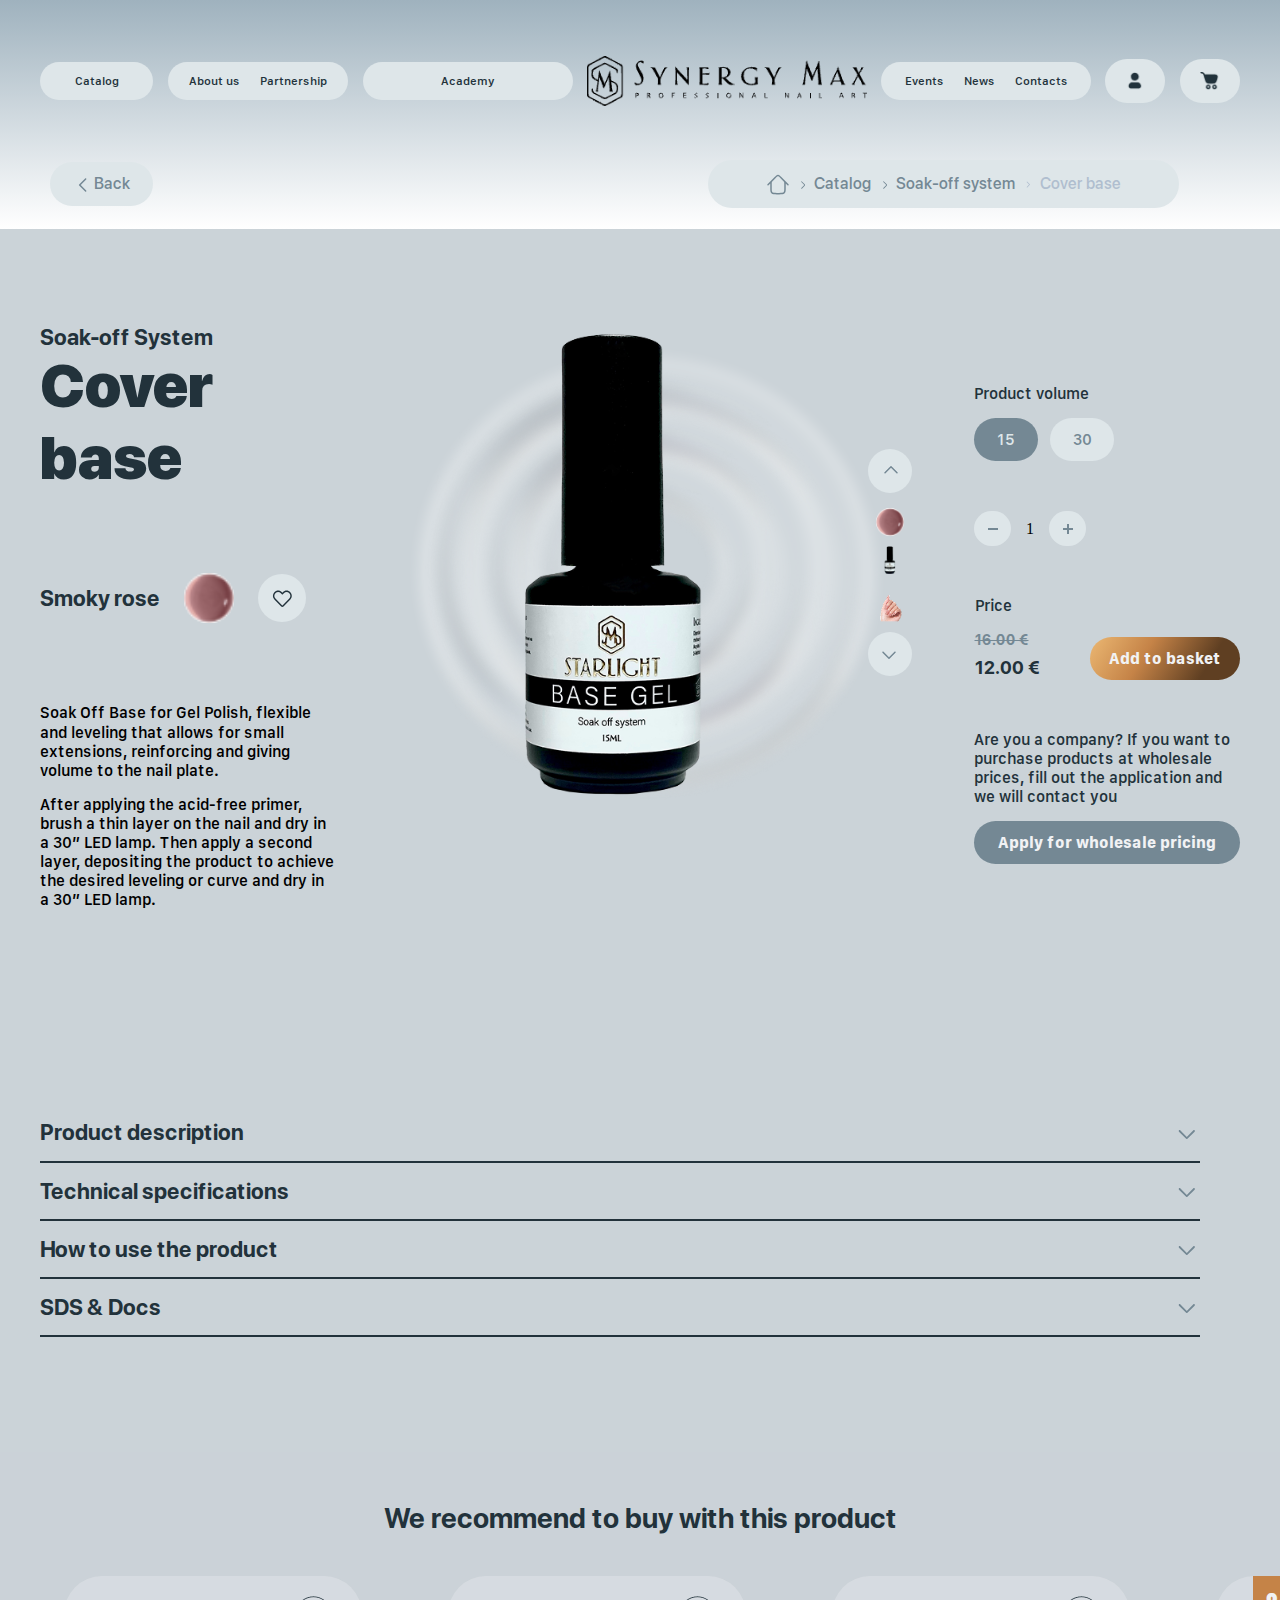
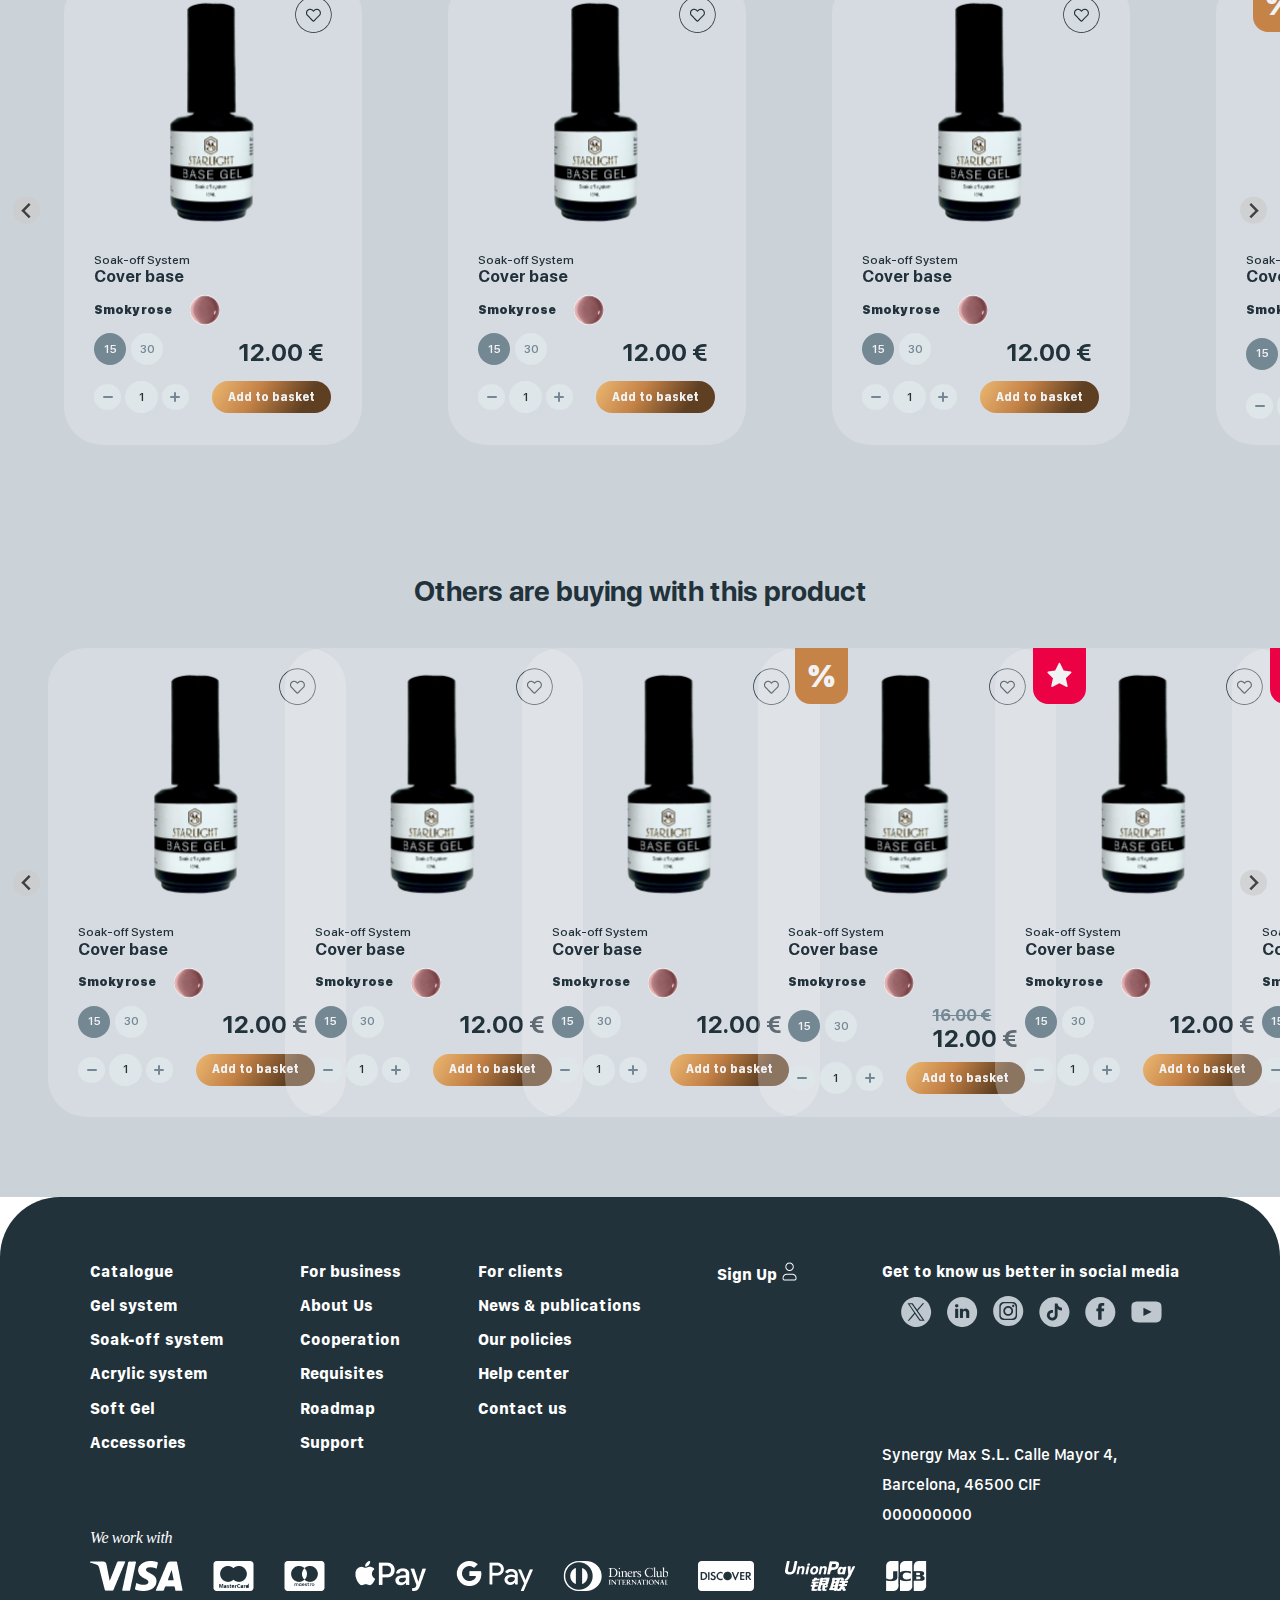
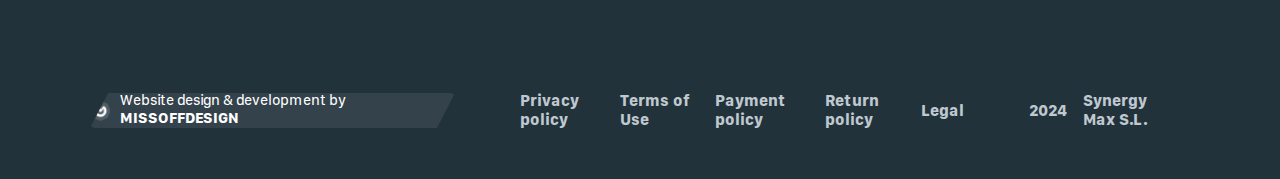
<file: detalcard.html>
<!DOCTYPE html>
<html lang="en">
<head>
    <meta charset="UTF-8">
    <meta name="viewport" content="width=device-width, initial-scale=1.0">
    <title>Detal Card</title>
    <link rel="stylesheet" href="css/splide.min.css">
    <link rel="stylesheet" href="css/style.min.css">
    
</head>
<body>
    <div class="body__container">     
        <div class="menuBack">
            <a href="catalog.html" class="menuBack__back">
                <div class="menuBack__back-arrow">
                    <img src="icons/arrows/Chevron-Right.svg" alt="chewron">
                </div>
                <div class="menuBack__back-name">Back</div>
            </a>
            <div class="menuBack__navigation">
                <a href="index.html" class="menuBack__navigation-home">
                    <img src="icons/catalog/Home.svg" alt="home">
                </a>
                <div class="menuBack__navigation-chevron">
                    <img src="icons/arrows/Chevron-Right.svg" alt="Chevron-Right">
                </div>
                <a href="catalog.html" class="menuBack__navigation-name">
                    Catalog
                </a>
                <div class="menuBack__navigation-chevron">
                    <img src="icons/arrows/Chevron-Right.svg" alt="Chevron-Right">
                </div>
                <a href="catalog.html" class="menuBack__navigation-name">
                    Soak-off system
                </a>
                <div class="menuBack__navigation-chevron">
                    <img src="icons/arrows/Chevron-opacity-Right.svg" alt="Chevron-opacity-Right">
                </div>
                <a href="detalcard.html" class="menuBack__navigation-name">
                    Cover base
                </a>
            </div>
        </div>  
        <header class="header">               
            <div class="container">
                <div class="header__wrapper">
                    <ul class="header__left">
                        <li class="header__item"><a href="catalog.html" class="header__link">Catalog</a></li>
                        <li class="header__item"><a href="#" class="header__link">About us</a> <a href="#" class="header__link">Partnership</a></li>
                        <li class="header__item"><a href="#" class="header__link">Academy</a></li>
                    </ul>
                    <a href="index.html" class="header__logo">
                        <img src="icons/logo/logo.png" alt="logo" class="header__logo-img">
                    </a>
                    <ul class="header__right">
                        <li class="header__item header__item-last">
                            <a href="#" class="header__link">Events</a>
                            <a href="news.html" class="header__link">News</a>
                            <a href="#" class="header__link">Contacts</a>
                        </li>
                    </ul>
                    <div class="header__final">
                        <div class="header__user header__final-item">
                            <img src="icons/header/User.png" alt="user" class="header__user-img">
                        </div>
                        <div class="header__shoping header__final-item">
                            <img src="icons/header/Shopping-Cart.png" alt="shoping" class="header__shoping-img">
                        </div>
                        <div class="header__menu header__final-item">
                            <span class="header__menu-item"></span>
                            <span class="header__menu-item"></span>
                            <span class="header__menu-item"></span>    
                        </div>
                        <nav class="navigation">
                            <ul class="navigation__menu">
                                <a href="#" class="navigation__link">Catalog</a>
                                <a href="#" class="navigation__link">About us</a> 
                                <a href="#" class="navigation__link">Partnership</a>
                                <a href="#" class="navigation__link">Academy</a>                   
                                <a href="#" class="navigation__link">Events</a>
                                <a href="#" class="navigation__link">News</a>
                                <a href="#" class="navigation__link">Contacts</a>                  
                            </ul>
                        </nav>    
                    </div>
                </div>
            </div>       
        </header>
        <main class="content">
            <article class="coverbase">
                <div class="coverbase__wrapper">
                    <div class="coverbase__left">
                        <h2 class="coverbase__subtitle">Soak-off System</h2>
                        <h1 class="coverbase__title">Cover base</h1>
                        <div class="coverbase__container">
                            <div class="coverbase__name">Smoky rose</div>
                            <div class="coverbase__color"><img src="img/product/smoky-rose.png" alt="color"></div>
                            <div class="coverbase__heart"><img src="icons/product-card/Heart.svg" alt="heart"></div>
                        </div>
                        <div class="coverbase__info">
                            <p>Soak Off Base for Gel Polish, flexible and leveling that allows for small extensions, reinforcing and giving volume to the nail plate.</p>
                            <p>After applying the acid-free primer, brush a thin layer on the nail and dry in a 30” LED lamp. Then apply a second layer, depositing the product to achieve the desired leveling or curve and dry in a 30” LED lamp.</p>
                        </div>
                    </div>
                    <div class="coverbase__center">
                        <div class="coverbase__center-box">
                            <div class="coverbase__center-img">
                                <img src="img/product-card/luk1.png" alt="luk">
                            </div>
                            <div class="coverbase__center-arrows coverbase__menu">
                                <div class="coverbase__arrows-top coverbase__arrows"><img src="icons/arrows/Chevron-Right.svg" alt="arrow-top"></div>
                                <div class="coverbase__menu-box">
                                    <div class="coverbase__menu-img"><img src="img/product/smoky-rose.png" alt="color"></div>
                                    <div class="coverbase__menu-img"><img src="img/product/varnish.png" alt="color"></div>
                                    <div class="coverbase__menu-img"><img src="img/product-card/image.png" alt="color"></div>
                                </div>
                               
                                <div class="coverbase__arrows-bottom coverbase__arrows"><img src="icons/arrows/Chevron-Right.svg" alt="arrow-top"></div>
                            </div>
                        </div>
                    </div>
                    <div class="coverbase__right">
                        <h3 class="coverbase__right-title">Product volume</h3>
                        <div class="coverbase__right-volume">
                            <span class="coverbase__right-volume--item active">15</span>
                            <span class="coverbase__right-volume--item">30</span>
                        </div>
                        <div class="coverbase__right-quantity">
                            <span class="coverbase__right-quantity--minus"></span>
                            <div class="coverbase__right-quantity--coll">1</div>
                            <span class="coverbase__right-quantity--plus"></span>
                        </div>
                        <div class="coverbase__right-price">
                            <div>
                                <h4 class="coverbase__right-price--title">Price</h4>
                                <div class="coverbase__right-price--old">16.00 €</div>
                                <span class="coverbase__right-price--new">12.00 €</span>
                            </div>
                            <button class="coverbase__right-price--btn">Add to basket</button>
                        </div>
                        <div class="coverbase__right-information">
                            <p class="coverbase__right-information--info">Are you a company? If you want to purchase products at wholesale prices, fill out the application and we will contact you</p>
                            <button class="coverbase__right-information--btn">Apply for wholesale pricing</button>
                        </div>
                    </div>
                </div>
                    
            </article>
            <article class="information">
                <div class="information__block">
                    <div class="information__item">
                        <h2 class="information__item-name">Product description</h2>
                        <div class="information__item-icon">
                            <img src="icons/arrows/Chevron-Right.svg" alt="shewron">
                        </div>
                    </div>
                    <div class="information__description">
                        <h3 class="information__description-title">Base coat for professional use</h3>
                        <p class="information__description-descr">Soak Off Baseis a very elastic and strong transparent base coat. It is designed to ensure excellent adhesion even on difficult nails and guarantees that the manicure lasts more than 4 weeks.With Soak Off Base it will be possible to achieve an even and homogenous nail surface. You can also build small apexes on the natural nail. The product will stay shiny and bright for a long time without suffering changes, thanks to the powerful protective filter it contains.</p>
                        <h3 class="information__description-title">Application and durability</h3>
                        <p class="information__description-descr">Application is very easy thanks to the self-levelling formula, which allows the product to adapt to the nail surface, and the medium-low density, which makes its consistency very fluid. The handy brush with soft bristles and a rounded tip makes it even easier to apply the base precisely, even close to the cuticle area.Soak Off Base is also easily removable, either by using a file and drill bit or with the soak-off method. If removal by the latter process is desired, we recommend using only soluble products from our gel polish line.The matt black bottle protects the product from UV rays, which could alter its quality. The cap has an elongated shape, is very handy and comfortable to use thanks to the soft touch effect. The bottle has rose gold details that give it a truly sophisticated touch.The entire collection is characterised by an elegant rose gold finish pack, beautiful to display! Each gel polish also comes with a sticker showing the product code and the corresponding shade.</p>
                        <h3 class="information__description-title">For professional use only</h3>
                    </div>
                </div>
                <div class="information__block">
                    <div class="information__item">
                        <h2 class="information__item-name">Technical specifications</h2>
                        <div class="information__item-icon">
                            <img src="icons/arrows/Chevron-Right.svg" alt="shewron">
                        </div>
                    </div>
                    <div class="information__description">
                        <h3 class="information__description-title">Base coat for professional use</h3>
                        <p class="information__description-descr">Soak Off Baseis a very elastic and strong transparent base coat. It is designed to ensure excellent adhesion even on difficult nails and guarantees that the manicure lasts more than 4 weeks.With Soak Off Base it will be possible to achieve an even and homogenous nail surface. You can also build small apexes on the natural nail. The product will stay shiny and bright for a long time without suffering changes, thanks to the powerful protective filter it contains.</p>
                        <h3 class="information__description-title">Application and durability</h3>
                        <p class="information__description-descr">Application is very easy thanks to the self-levelling formula, which allows the product to adapt to the nail surface, and the medium-low density, which makes its consistency very fluid. The handy brush with soft bristles and a rounded tip makes it even easier to apply the base precisely, even close to the cuticle area.Soak Off Base is also easily removable, either by using a file and drill bit or with the soak-off method. If removal by the latter process is desired, we recommend using only soluble products from our gel polish line.The matt black bottle protects the product from UV rays, which could alter its quality. The cap has an elongated shape, is very handy and comfortable to use thanks to the soft touch effect. The bottle has rose gold details that give it a truly sophisticated touch.The entire collection is characterised by an elegant rose gold finish pack, beautiful to display! Each gel polish also comes with a sticker showing the product code and the corresponding shade.</p>
                        <h3 class="information__description-title">For professional use only</h3>
                    </div>
                </div>
                <div class="information__block">
                    <div class="information__item">
                        <h2 class="information__item-name">How to use the product</h2>
                        <div class="information__item-icon">
                            <img src="icons/arrows/Chevron-Right.svg" alt="shewron">
                        </div>
                    </div>
                    <div class="information__description">
                        <h3 class="information__description-title">Base coat for professional use</h3>
                        <p class="information__description-descr">Soak Off Baseis a very elastic and strong transparent base coat. It is designed to ensure excellent adhesion even on difficult nails and guarantees that the manicure lasts more than 4 weeks.With Soak Off Base it will be possible to achieve an even and homogenous nail surface. You can also build small apexes on the natural nail. The product will stay shiny and bright for a long time without suffering changes, thanks to the powerful protective filter it contains.</p>
                        <h3 class="information__description-title">Application and durability</h3>
                        <p class="information__description-descr">Application is very easy thanks to the self-levelling formula, which allows the product to adapt to the nail surface, and the medium-low density, which makes its consistency very fluid. The handy brush with soft bristles and a rounded tip makes it even easier to apply the base precisely, even close to the cuticle area.Soak Off Base is also easily removable, either by using a file and drill bit or with the soak-off method. If removal by the latter process is desired, we recommend using only soluble products from our gel polish line.The matt black bottle protects the product from UV rays, which could alter its quality. The cap has an elongated shape, is very handy and comfortable to use thanks to the soft touch effect. The bottle has rose gold details that give it a truly sophisticated touch.The entire collection is characterised by an elegant rose gold finish pack, beautiful to display! Each gel polish also comes with a sticker showing the product code and the corresponding shade.</p>
                        <h3 class="information__description-title">For professional use only</h3>
                    </div>
                </div>
                <div class="information__block">
                    <div class="information__item">
                        <h2 class="information__item-name">SDS & Docs</h2>
                        <div class="information__item-icon">
                            <img src="icons/arrows/Chevron-Right.svg" alt="shewron">
                        </div>
                    </div>
                    <div class="information__description">
                        <h3 class="information__description-title">Base coat for professional use</h3>
                        <p class="information__description-descr">Soak Off Baseis a very elastic and strong transparent base coat. It is designed to ensure excellent adhesion even on difficult nails and guarantees that the manicure lasts more than 4 weeks.With Soak Off Base it will be possible to achieve an even and homogenous nail surface. You can also build small apexes on the natural nail. The product will stay shiny and bright for a long time without suffering changes, thanks to the powerful protective filter it contains.</p>
                        <h3 class="information__description-title">Application and durability</h3>
                        <p class="information__description-descr">Application is very easy thanks to the self-levelling formula, which allows the product to adapt to the nail surface, and the medium-low density, which makes its consistency very fluid. The handy brush with soft bristles and a rounded tip makes it even easier to apply the base precisely, even close to the cuticle area.Soak Off Base is also easily removable, either by using a file and drill bit or with the soak-off method. If removal by the latter process is desired, we recommend using only soluble products from our gel polish line.The matt black bottle protects the product from UV rays, which could alter its quality. The cap has an elongated shape, is very handy and comfortable to use thanks to the soft touch effect. The bottle has rose gold details that give it a truly sophisticated touch.The entire collection is characterised by an elegant rose gold finish pack, beautiful to display! Each gel polish also comes with a sticker showing the product code and the corresponding shade.</p>
                        <h3 class="information__description-title">For professional use only</h3>
                    </div>
                </div>
              
            </article>
            <article class="product">
                <h2 class="product__title">We recommend to buy with this product</h2>
                <div class="splide" id="slider1" role="group" aria-label="Splide Basic HTML Example">
                    <div class="splide__track">
                        <ul class="splide__list">
                            <li class="splide__slide">
                                <a href="detalcard.html" class="product__item">
                                    <div class="product__item-img">
                                        <img src="img/product/varnish.png" alt="varnish">
                                    </div>
                                    <div class="product__item-heart">
                                        <img src="icons/product/heart.png" alt="heart">
                                    </div>
                                    <h3 class="product__item-title">Soak-off System</h3>
                                    <h3 class="product__item-subtitle">Cover base</h3>
                                    <div class="product__item-demonstration product__demonstration">
                                        <h4 class="product__demonstration-name">Smoky rose</h4>
                                        <img src="img/product/smoky-rose.png" alt="color" class="product__demonstration-img">
                                    </div>
                                    <div class="product__item-prices product__prices">
                                        <div class="product__prices-quantity product__quantity">
                                            <span class="product__quantity-item active">15</span>
                                            <span class="product__quantity-item">30</span>
                                        </div>
                                        <div class="product__prices-price">12.00 €</div>
                                    </div>
                                    <div class="product__item-footer">
                                        <div class="product__item-counter product__counter">
                                            <div class="product__counter-minus"></div>
                                            <div class="product__counter-coll">1</div>
                                            <div class="product__counter-plus"></div>
                                        </div>
                                        <button class="product__item-btn">Add to basket</button>
                                    </div>  
                                </a>
                            </li>
                            <li class="splide__slide">
                                <a href="#" class="product__item">
                                    <div class="product__item-img">
                                        <img src="img/product/varnish.png" alt="varnish">
                                    </div>
                                    <div class="product__item-heart">
                                        <img src="icons/product/heart.png" alt="heart">
                                    </div>
                                    <h3 class="product__item-title">Soak-off System</h3>
                                    <h3 class="product__item-subtitle">Cover base</h3>
                                    <div class="product__item-demonstration product__demonstration">
                                        <h4 class="product__demonstration-name">Smoky rose</h4>
                                        <img src="img/product/smoky-rose.png" alt="color" class="product__demonstration-img">
                                    </div>
                                    <div class="product__item-prices product__prices">
                                        <div class="product__prices-quantity product__quantity">
                                            <span class="product__quantity-item active">15</span>
                                            <span class="product__quantity-item">30</span>
                                        </div>
                                        <div class="product__prices-price">12.00 €</div>
                                    </div>
                                    <div class="product__item-footer">
                                        <div class="product__item-counter product__counter">
                                            <div class="product__counter-minus"></div>
                                            <div class="product__counter-coll">1</div>
                                            <div class="product__counter-plus"></div>
                                        </div>
                                        <button class="product__item-btn product__change-btn">Add to basket</button>
                                    </div>  
                                </a>
                            </li>
                            <li class="splide__slide">
                                <a href="#" class="product__item">
                                    <div class="product__item-img">
                                        <img src="img/product/varnish.png" alt="varnish">
                                    </div>
                                    <div class="product__item-heart">
                                        <img src="icons/product/heart.png" alt="heart">
                                    </div>
                                    <h3 class="product__item-title">Soak-off System</h3>
                                    <h3 class="product__item-subtitle">Cover base</h3>
                                    <div class="product__item-demonstration product__demonstration">
                                        <h4 class="product__demonstration-name">Smoky rose</h4>
                                        <img src="img/product/smoky-rose.png" alt="color" class="product__demonstration-img">
                                    </div>
                                    <div class="product__item-prices product__prices">
                                        <div class="product__prices-quantity product__quantity">
                                            <span class="product__quantity-item active">15</span>
                                            <span class="product__quantity-item">30</span>
                                        </div>
                                        <div class="product__prices-price">12.00 €</div>
                                    </div>
                                    <div class="product__item-footer">
                                        <div class="product__item-counter product__counter">
                                            <div class="product__counter-minus"></div>
                                            <div class="product__counter-coll">1</div>
                                            <div class="product__counter-plus"></div>
                                        </div>
                                        <button class="product__item-btn product__change-btn">Add to basket</button>
                                    </div>  
                                </a>
                            </li>
                            <li class="splide__slide">
                                <a href="#" class="product__item product__item-discount">
                                    <div class="product__item-img">
                                        <img src="img/product/varnish.png" alt="varnish">
                                    </div>
                                    <div class="product__item-percentages">
                                        %
                                    </div>
                                    <div class="product__item-heart">
                                        <img src="icons/product/heart.png" alt="heart">
                                    </div>
                                    <h3 class="product__item-title">Soak-off System</h3>
                                    <h3 class="product__item-subtitle">Cover base</h3>
                                    <div class="product__item-demonstration product__demonstration">
                                        <h4 class="product__demonstration-name">Smoky rose</h4>
                                        <img src="img/product/smoky-rose.png" alt="color" class="product__demonstration-img">
                                    </div>
                                    <div class="product__item-prices product__prices">
                                        <div class="product__prices-quantity product__quantity">
                                            <span class="product__quantity-item active">15</span>
                                            <span class="product__quantity-item">30</span>
                                        </div>
                                        <div>
                                            <div class="product__prices-old">16.00 €</div>
                                            <div class="product__prices-price">12.00 €</div>
                                        </div>                                   
                                    </div>
                                    <div class="product__item-footer">
                                        <div class="product__item-counter product__counter">
                                            <div class="product__counter-minus"></div>
                                            <div class="product__counter-coll">1</div>
                                            <div class="product__counter-plus"></div>
                                        </div>
                                        <button class="product__item-btn">Add to basket</button>
                                    </div>  
                                </a>
                            </li>
                            <li class="splide__slide">
                                <a href="#" class="product__item">
                                    <div class="product__item-img">
                                        <img src="img/product/varnish.png" alt="varnish">
                                    </div>
                                    <div class="product__item-star">
                                        <img src="icons/product/Star.svg" alt="star">
                                    </div>
                                    <div class="product__item-heart">
                                        <img src="icons/product/heart.png" alt="heart">
                                    </div>
                                    <h3 class="product__item-title">Soak-off System</h3>
                                    <h3 class="product__item-subtitle">Cover base</h3>
                                    <div class="product__item-demonstration product__demonstration">
                                        <h4 class="product__demonstration-name">Smoky rose</h4>
                                        <img src="img/product/smoky-rose.png" alt="color" class="product__demonstration-img">
                                    </div>
                                    <div class="product__item-prices product__prices">
                                        <div class="product__prices-quantity product__quantity">
                                            <span class="product__quantity-item active">15</span>
                                            <span class="product__quantity-item">30</span>
                                        </div>
                                        <div class="product__prices-price">12.00 €</div>
                                    </div>
                                    <div class="product__item-footer">
                                        <div class="product__item-counter product__counter">
                                            <div class="product__counter-minus"></div>
                                            <div class="product__counter-coll">1</div>
                                            <div class="product__counter-plus"></div>
                                        </div>
                                        <button class="product__item-btn">Add to basket</button>
                                    </div>  
                                </a>
                            </li>
                            <li class="splide__slide">
                                <a href="#" class="product__item">
                                    <div class="product__item-img">
                                        <img src="img/product/varnish.png" alt="varnish">
                                    </div>
                                    <div class="product__item-star">
                                        <img src="icons/product/Star.svg" alt="star">
                                    </div>
                                    <div class="product__item-heart">
                                        <img src="icons/product/heart.png" alt="heart">
                                    </div>
                                    <h3 class="product__item-title">Soak-off System</h3>
                                    <h3 class="product__item-subtitle">Cover base</h3>
                                    <div class="product__item-demonstration product__demonstration">
                                        <h4 class="product__demonstration-name">Smoky rose</h4>
                                        <img src="img/product/smoky-rose.png" alt="color" class="product__demonstration-img">
                                    </div>
                                    <div class="product__item-prices product__prices">
                                        <div class="product__prices-quantity product__quantity">
                                            <span class="product__quantity-item active">15</span>
                                            <span class="product__quantity-item">30</span>
                                        </div>
                                        <div class="product__prices-price">12.00 €</div>
                                    </div>
                                    <div class="product__item-footer">
                                        <div class="product__item-counter product__counter">
                                            <div class="product__counter-minus"></div>
                                            <div class="product__counter-coll">1</div>
                                            <div class="product__counter-plus"></div>
                                        </div>
                                        <button class="product__item-btn">Add to basket</button>
                                    </div>  
                                </a>
                            </li>
                            <li class="splide__slide">
                                <a href="#" class="product__item">
                                    <div class="product__item-img">
                                        <img src="img/product/varnish.png" alt="varnish">
                                    </div>
                                    <div class="product__item-star">
                                        <img src="icons/product/Star.svg" alt="star">
                                    </div>
                                    <div class="product__item-heart">
                                        <img src="icons/product/heart.png" alt="heart">
                                    </div>
                                    <h3 class="product__item-title">Soak-off System</h3>
                                    <h3 class="product__item-subtitle">Cover base</h3>
                                    <div class="product__item-demonstration product__demonstration">
                                        <h4 class="product__demonstration-name">Smoky rose</h4>
                                        <img src="img/product/smoky-rose.png" alt="color" class="product__demonstration-img">
                                    </div>
                                    <div class="product__item-prices product__prices">
                                        <div class="product__prices-quantity product__quantity">
                                            <span class="product__quantity-item active">15</span>
                                            <span class="product__quantity-item">30</span>
                                        </div>
                                        <div class="product__prices-price">12.00 €</div>
                                    </div>
                                    <div class="product__item-footer">
                                        <div class="product__item-counter product__counter">
                                            <div class="product__counter-minus"></div>
                                            <div class="product__counter-coll">1</div>
                                            <div class="product__counter-plus"></div>
                                        </div>
                                        <button class="product__item-btn">Add to basket</button>
                                    </div>  
                                </a>
                            </li>
                            <li class="splide__slide">
                                <a href="#" class="product__item">
                                    <div class="product__item-img">
                                        <img src="img/product/varnish.png" alt="varnish">
                                    </div>
                                    <div class="product__item-star">
                                        <img src="icons/product/Star.svg" alt="star">
                                    </div>
                                    <div class="product__item-heart">
                                        <img src="icons/product/heart.png" alt="heart">
                                    </div>
                                    <h3 class="product__item-title">Soak-off System</h3>
                                    <h3 class="product__item-subtitle">Cover base</h3>
                                    <div class="product__item-demonstration product__demonstration">
                                        <h4 class="product__demonstration-name">Smoky rose</h4>
                                        <img src="img/product/smoky-rose.png" alt="color" class="product__demonstration-img">
                                    </div>
                                    <div class="product__item-prices product__prices">
                                        <div class="product__prices-quantity product__quantity">
                                            <span class="product__quantity-item active">15</span>
                                            <span class="product__quantity-item">30</span>
                                        </div>
                                        <div class="product__prices-price">12.00 €</div>
                                    </div>
                                    <div class="product__item-footer">
                                        <div class="product__item-counter product__counter">
                                            <div class="product__counter-minus"></div>
                                            <div class="product__counter-coll">1</div>
                                            <div class="product__counter-plus"></div>
                                        </div>
                                        <button class="product__item-btn">Add to basket</button>
                                    </div>  
                                </a>
                            </li>
                        </ul>
                    </div>
                    </div>
            </article>
            <article class="product">
                <h2 class="product__title">Others are buying with this product</h2>
                <div class="splide" id="slider2" role="group" aria-label="Splide Basic HTML Example">
                    <div class="splide__track">
                        <ul class="splide__list">
                            <li class="splide__slide">
                                <a href="detalcard.html" class="product__item">
                                    <div class="product__item-img">
                                        <img src="img/product/varnish.png" alt="varnish">
                                    </div>
                                    <div class="product__item-heart">
                                        <img src="icons/product/heart.png" alt="heart">
                                    </div>
                                    <h3 class="product__item-title">Soak-off System</h3>
                                    <h3 class="product__item-subtitle">Cover base</h3>
                                    <div class="product__item-demonstration product__demonstration">
                                        <h4 class="product__demonstration-name">Smoky rose</h4>
                                        <img src="img/product/smoky-rose.png" alt="color" class="product__demonstration-img">
                                    </div>
                                    <div class="product__item-prices product__prices">
                                        <div class="product__prices-quantity product__quantity">
                                            <span class="product__quantity-item active">15</span>
                                            <span class="product__quantity-item">30</span>
                                        </div>
                                        <div class="product__prices-price">12.00 €</div>
                                    </div>
                                    <div class="product__item-footer">
                                        <div class="product__item-counter product__counter">
                                            <div class="product__counter-minus"></div>
                                            <div class="product__counter-coll">1</div>
                                            <div class="product__counter-plus"></div>
                                        </div>
                                        <button class="product__item-btn">Add to basket</button>
                                    </div>  
                                </a>
                            </li>
                            <li class="splide__slide">
                                <a href="#" class="product__item">
                                    <div class="product__item-img">
                                        <img src="img/product/varnish.png" alt="varnish">
                                    </div>
                                    <div class="product__item-heart">
                                        <img src="icons/product/heart.png" alt="heart">
                                    </div>
                                    <h3 class="product__item-title">Soak-off System</h3>
                                    <h3 class="product__item-subtitle">Cover base</h3>
                                    <div class="product__item-demonstration product__demonstration">
                                        <h4 class="product__demonstration-name">Smoky rose</h4>
                                        <img src="img/product/smoky-rose.png" alt="color" class="product__demonstration-img">
                                    </div>
                                    <div class="product__item-prices product__prices">
                                        <div class="product__prices-quantity product__quantity">
                                            <span class="product__quantity-item active">15</span>
                                            <span class="product__quantity-item">30</span>
                                        </div>
                                        <div class="product__prices-price">12.00 €</div>
                                    </div>
                                    <div class="product__item-footer">
                                        <div class="product__item-counter product__counter">
                                            <div class="product__counter-minus"></div>
                                            <div class="product__counter-coll">1</div>
                                            <div class="product__counter-plus"></div>
                                        </div>
                                        <button class="product__item-btn product__change-btn">Add to basket</button>
                                    </div>  
                                </a>
                            </li>
                            <li class="splide__slide">
                                <a href="#" class="product__item">
                                    <div class="product__item-img">
                                        <img src="img/product/varnish.png" alt="varnish">
                                    </div>
                                    <div class="product__item-heart">
                                        <img src="icons/product/heart.png" alt="heart">
                                    </div>
                                    <h3 class="product__item-title">Soak-off System</h3>
                                    <h3 class="product__item-subtitle">Cover base</h3>
                                    <div class="product__item-demonstration product__demonstration">
                                        <h4 class="product__demonstration-name">Smoky rose</h4>
                                        <img src="img/product/smoky-rose.png" alt="color" class="product__demonstration-img">
                                    </div>
                                    <div class="product__item-prices product__prices">
                                        <div class="product__prices-quantity product__quantity">
                                            <span class="product__quantity-item active">15</span>
                                            <span class="product__quantity-item">30</span>
                                        </div>
                                        <div class="product__prices-price">12.00 €</div>
                                    </div>
                                    <div class="product__item-footer">
                                        <div class="product__item-counter product__counter">
                                            <div class="product__counter-minus"></div>
                                            <div class="product__counter-coll">1</div>
                                            <div class="product__counter-plus"></div>
                                        </div>
                                        <button class="product__item-btn product__change-btn">Add to basket</button>
                                    </div>  
                                </a>
                            </li>
                            <li class="splide__slide">
                                <a href="#" class="product__item product__item-discount">
                                    <div class="product__item-img">
                                        <img src="img/product/varnish.png" alt="varnish">
                                    </div>
                                    <div class="product__item-percentages">
                                        %
                                    </div>
                                    <div class="product__item-heart">
                                        <img src="icons/product/heart.png" alt="heart">
                                    </div>
                                    <h3 class="product__item-title">Soak-off System</h3>
                                    <h3 class="product__item-subtitle">Cover base</h3>
                                    <div class="product__item-demonstration product__demonstration">
                                        <h4 class="product__demonstration-name">Smoky rose</h4>
                                        <img src="img/product/smoky-rose.png" alt="color" class="product__demonstration-img">
                                    </div>
                                    <div class="product__item-prices product__prices">
                                        <div class="product__prices-quantity product__quantity">
                                            <span class="product__quantity-item active">15</span>
                                            <span class="product__quantity-item">30</span>
                                        </div>
                                        <div>
                                            <div class="product__prices-old">16.00 €</div>
                                            <div class="product__prices-price">12.00 €</div>
                                        </div>                                   
                                    </div>
                                    <div class="product__item-footer">
                                        <div class="product__item-counter product__counter">
                                            <div class="product__counter-minus"></div>
                                            <div class="product__counter-coll">1</div>
                                            <div class="product__counter-plus"></div>
                                        </div>
                                        <button class="product__item-btn">Add to basket</button>
                                    </div>  
                                </a>
                            </li>
                            <li class="splide__slide">
                                <a href="#" class="product__item">
                                    <div class="product__item-img">
                                        <img src="img/product/varnish.png" alt="varnish">
                                    </div>
                                    <div class="product__item-star">
                                        <img src="icons/product/Star.svg" alt="star">
                                    </div>
                                    <div class="product__item-heart">
                                        <img src="icons/product/heart.png" alt="heart">
                                    </div>
                                    <h3 class="product__item-title">Soak-off System</h3>
                                    <h3 class="product__item-subtitle">Cover base</h3>
                                    <div class="product__item-demonstration product__demonstration">
                                        <h4 class="product__demonstration-name">Smoky rose</h4>
                                        <img src="img/product/smoky-rose.png" alt="color" class="product__demonstration-img">
                                    </div>
                                    <div class="product__item-prices product__prices">
                                        <div class="product__prices-quantity product__quantity">
                                            <span class="product__quantity-item active">15</span>
                                            <span class="product__quantity-item">30</span>
                                        </div>
                                        <div class="product__prices-price">12.00 €</div>
                                    </div>
                                    <div class="product__item-footer">
                                        <div class="product__item-counter product__counter">
                                            <div class="product__counter-minus"></div>
                                            <div class="product__counter-coll">1</div>
                                            <div class="product__counter-plus"></div>
                                        </div>
                                        <button class="product__item-btn">Add to basket</button>
                                    </div>  
                                </a>
                            </li>
                            <li class="splide__slide">
                                <a href="#" class="product__item">
                                    <div class="product__item-img">
                                        <img src="img/product/varnish.png" alt="varnish">
                                    </div>
                                    <div class="product__item-star">
                                        <img src="icons/product/Star.svg" alt="star">
                                    </div>
                                    <div class="product__item-heart">
                                        <img src="icons/product/heart.png" alt="heart">
                                    </div>
                                    <h3 class="product__item-title">Soak-off System</h3>
                                    <h3 class="product__item-subtitle">Cover base</h3>
                                    <div class="product__item-demonstration product__demonstration">
                                        <h4 class="product__demonstration-name">Smoky rose</h4>
                                        <img src="img/product/smoky-rose.png" alt="color" class="product__demonstration-img">
                                    </div>
                                    <div class="product__item-prices product__prices">
                                        <div class="product__prices-quantity product__quantity">
                                            <span class="product__quantity-item active">15</span>
                                            <span class="product__quantity-item">30</span>
                                        </div>
                                        <div class="product__prices-price">12.00 €</div>
                                    </div>
                                    <div class="product__item-footer">
                                        <div class="product__item-counter product__counter">
                                            <div class="product__counter-minus"></div>
                                            <div class="product__counter-coll">1</div>
                                            <div class="product__counter-plus"></div>
                                        </div>
                                        <button class="product__item-btn">Add to basket</button>
                                    </div>  
                                </a>
                            </li>
                            <li class="splide__slide">
                                <a href="#" class="product__item">
                                    <div class="product__item-img">
                                        <img src="img/product/varnish.png" alt="varnish">
                                    </div>
                                    <div class="product__item-star">
                                        <img src="icons/product/Star.svg" alt="star">
                                    </div>
                                    <div class="product__item-heart">
                                        <img src="icons/product/heart.png" alt="heart">
                                    </div>
                                    <h3 class="product__item-title">Soak-off System</h3>
                                    <h3 class="product__item-subtitle">Cover base</h3>
                                    <div class="product__item-demonstration product__demonstration">
                                        <h4 class="product__demonstration-name">Smoky rose</h4>
                                        <img src="img/product/smoky-rose.png" alt="color" class="product__demonstration-img">
                                    </div>
                                    <div class="product__item-prices product__prices">
                                        <div class="product__prices-quantity product__quantity">
                                            <span class="product__quantity-item active">15</span>
                                            <span class="product__quantity-item">30</span>
                                        </div>
                                        <div class="product__prices-price">12.00 €</div>
                                    </div>
                                    <div class="product__item-footer">
                                        <div class="product__item-counter product__counter">
                                            <div class="product__counter-minus"></div>
                                            <div class="product__counter-coll">1</div>
                                            <div class="product__counter-plus"></div>
                                        </div>
                                        <button class="product__item-btn">Add to basket</button>
                                    </div>  
                                </a>
                            </li>
                            <li class="splide__slide">
                                <a href="#" class="product__item">
                                    <div class="product__item-img">
                                        <img src="img/product/varnish.png" alt="varnish">
                                    </div>
                                    <div class="product__item-star">
                                        <img src="icons/product/Star.svg" alt="star">
                                    </div>
                                    <div class="product__item-heart">
                                        <img src="icons/product/heart.png" alt="heart">
                                    </div>
                                    <h3 class="product__item-title">Soak-off System</h3>
                                    <h3 class="product__item-subtitle">Cover base</h3>
                                    <div class="product__item-demonstration product__demonstration">
                                        <h4 class="product__demonstration-name">Smoky rose</h4>
                                        <img src="img/product/smoky-rose.png" alt="color" class="product__demonstration-img">
                                    </div>
                                    <div class="product__item-prices product__prices">
                                        <div class="product__prices-quantity product__quantity">
                                            <span class="product__quantity-item active">15</span>
                                            <span class="product__quantity-item">30</span>
                                        </div>
                                        <div class="product__prices-price">12.00 €</div>
                                    </div>
                                    <div class="product__item-footer">
                                        <div class="product__item-counter product__counter">
                                            <div class="product__counter-minus"></div>
                                            <div class="product__counter-coll">1</div>
                                            <div class="product__counter-plus"></div>
                                        </div>
                                        <button class="product__item-btn">Add to basket</button>
                                    </div>  
                                </a>
                            </li>
                        </ul>
                    </div>
                    </div>
            </article>
        </main>
        <footer class="footer">
            <div class="footer__wrapper">
                <ul class="footer__list">
                    <li class="footer__list-item">
                        <a href="#" class="footer__list-link">Catalogue</a> 
                    </li>
                    <li class="footer__list-item">
                        <a href="#" class="footer__list-link">Gel system</a>
                    </li>
                    <li class="footer__list-item">
                        <a href="#" class="footer__list-link">Soak-off system</a>
                    </li>
                    <li class="footer__list-item">
                        <a href="#" class="footer__list-link">Acrylic system</a>
                    </li>
                    <li class="footer__list-item">
                        <a href="#" class="footer__list-link">Soft Gel</a>
                    </li>
                    <li class="footer__list-item">
                        <a href="#" class="footer__list-link">Accessories</a>
                    </li>
                </ul>
                <ul class="footer__list">
                    <li class="footer__list-item">
                        <a href="#" class="footer__list-link">For business</a>
                    </li>
                    <li class="footer__list-item">
                        <a href="#" class="footer__list-link">About Us</a></li>
                    <li class="footer__list-item">
                        <a href="#" class="footer__list-link">Cooperation</a></li>
                    <li class="footer__list-item">
                        <a href="#" class="footer__list-link">Requisites</a></li>
                    <li class="footer__list-item">
                        <a href="#" class="footer__list-link">Roadmap</a></li>
                    <li class="footer__list-item">
                        <a href="#" class="footer__list-link">Support</a></li>
                </ul>
                <ul class="footer__list">
                    <li class="footer__list-item">
                        <a href="#" class="footer__list-link">For clients</a></li>
                    <li class="footer__list-item">
                        <a href="#" class="footer__list-link">News & publications</a></li>
                    <li class="footer__list-item">
                        <a href="#" class="footer__list-link">Our policies</a></li>
                    <li class="footer__list-item">
                        <a href="#" class="footer__list-link">Help center</a></li>
                    <li class="footer__list-item">
                        <a href="#" class="footer__list-link">Contact us</a></li>
                </ul>
                <a href="#" class="footer__signUp">
                    <div class="footer__signUp-text">Sign Up</div>
                    <div class="footer__signUp-img">
                        <img src="icons/footer/Union.svg" alt="sign in">
                    </div>                    
                </a>
                <div class="footer__container-1">
                    <h3 class="footer__social-title">Get to know us better in social media</h3>
                    <ul class="footer__social">
                        <li class="footer__social-item">
                            <a href="#" class="footer__social-link">
                                <img src="icons/footer/X.svg" alt="X" class="footer__social-img">
                            </a>
                        </li>
                        <li class="footer__social-item">
                            <a href="#" class="footer__social-link">
                                <img src="icons/footer/Vector (1).svg" alt="X" class="footer__social-img">
                            </a>
                        </li>
                        <li class="footer__social-item">
                            <a href="#" class="footer__social-link">
                                <img src="icons/footer/Instagram icon.svg" alt="X" class="footer__social-img">
                            </a>
                        </li>
                        <li class="footer__social-item">
                            <a href="#" class="footer__social-link">
                                <img src="icons/footer/tictok.svg" alt="X" class="footer__social-img">
                            </a>
                        </li>
                        <li class="footer__social-item">
                            <a href="#" class="footer__social-link">
                                <img src="icons/footer/facebook.svg" alt="X" class="footer__social-img">
                            </a>
                        </li>
                        <li class="footer__social-item">
                            <a href="#" class="footer__social-link">
                                <img src="icons/footer/youtube.svg" alt="X" class="footer__social-img">
                            </a>
                        </li>
                    </ul>
                    <p class="footer__sinergy">Synergy Max S.L. 
                        Calle Mayor 4, Barcelona, 46500                        
                        CIF 000000000
                    </p>
                </div>
                
            </div>
            <div class="footer__works">
                <h4 class="footer__works-title">We work with</h4>
                <div class="footer__works-logos">
                    <a href="#" class="footer__works-link">
                        <img src="img/footer/visa.png" alt="visa">
                    </a>
                    <a href="#" class="footer__works-link">
                        <img src="img/footer/mastercard.png" alt="mastercard">
                    </a>
                    <a href="#" class="footer__works-link">
                        <img src="img/footer/maestro.png" alt="maestro">
                    </a>
                    <a href="#" class="footer__works-link">
                        <img src="img/footer/apple-pay.png" alt="apple-pay">
                    </a>
                    <a href="#" class="footer__works-link">
                        <img src="img/footer/google-pay.png" alt="google-pay">
                    </a>
                    <a href="#" class="footer__works-link">
                        <img src="img/footer/diners-club.png" alt="diners-club">
                    </a>
                    <a href="#" class="footer__works-link">
                        <img src="img/footer/discover.png" alt="discover">
                    </a>
                    <a href="#" class="footer__works-link">
                        <img src="img/footer/unionPay.png" alt="unionPay">
                    </a>
                    <a href="#" class="footer__works-link">
                        <img src="img/footer/JCB.png" alt="JCB">
                    </a>
                </div>  
            </div>
            <div class="footer__cellar">
                <div class="footer__cellar-item">
                    <div class="footer__cellar-img">
                        <img src="icons/footer/copy.png" alt="copy">
                    </div>
                    <p class="footer__cellar-information">
                        Website design & development by <span>MISSOFFDESIGN</span> 
                    </p>    
                </div>
                <ul class="footer__cellar-list">
                    <li class="footer__cellar-element">
                        <a href="#" class="footer__cellar-link">Privacy policy</a>
                    </li>
                    <li class="footer__cellar-element">
                        <a href="#" class="footer__cellar-link">Terms of Use</a>
                    </li>
                    <li class="footer__cellar-element">
                        <a href="#" class="footer__cellar-link">Payment policy</a>
                    </li>
                    <li class="footer__cellar-element">
                        <a href="#" class="footer__cellar-link">Return policy</a>
                    </li>
                    <li class="footer__cellar-element">
                        <a href="#" class="footer__cellar-link">Legal</a>
                    </li>
                </ul>
                <div class="footer__cellar-yare">
                    <span>2024</span>
                    <span>Synergy Max S.L. </span>
                </div>
            </div>
        </footer>
    </div>  
    <script src="js/splide.min.js"></script>
    <script src="js/script.js" ></script>
</body>
</html>
</file>
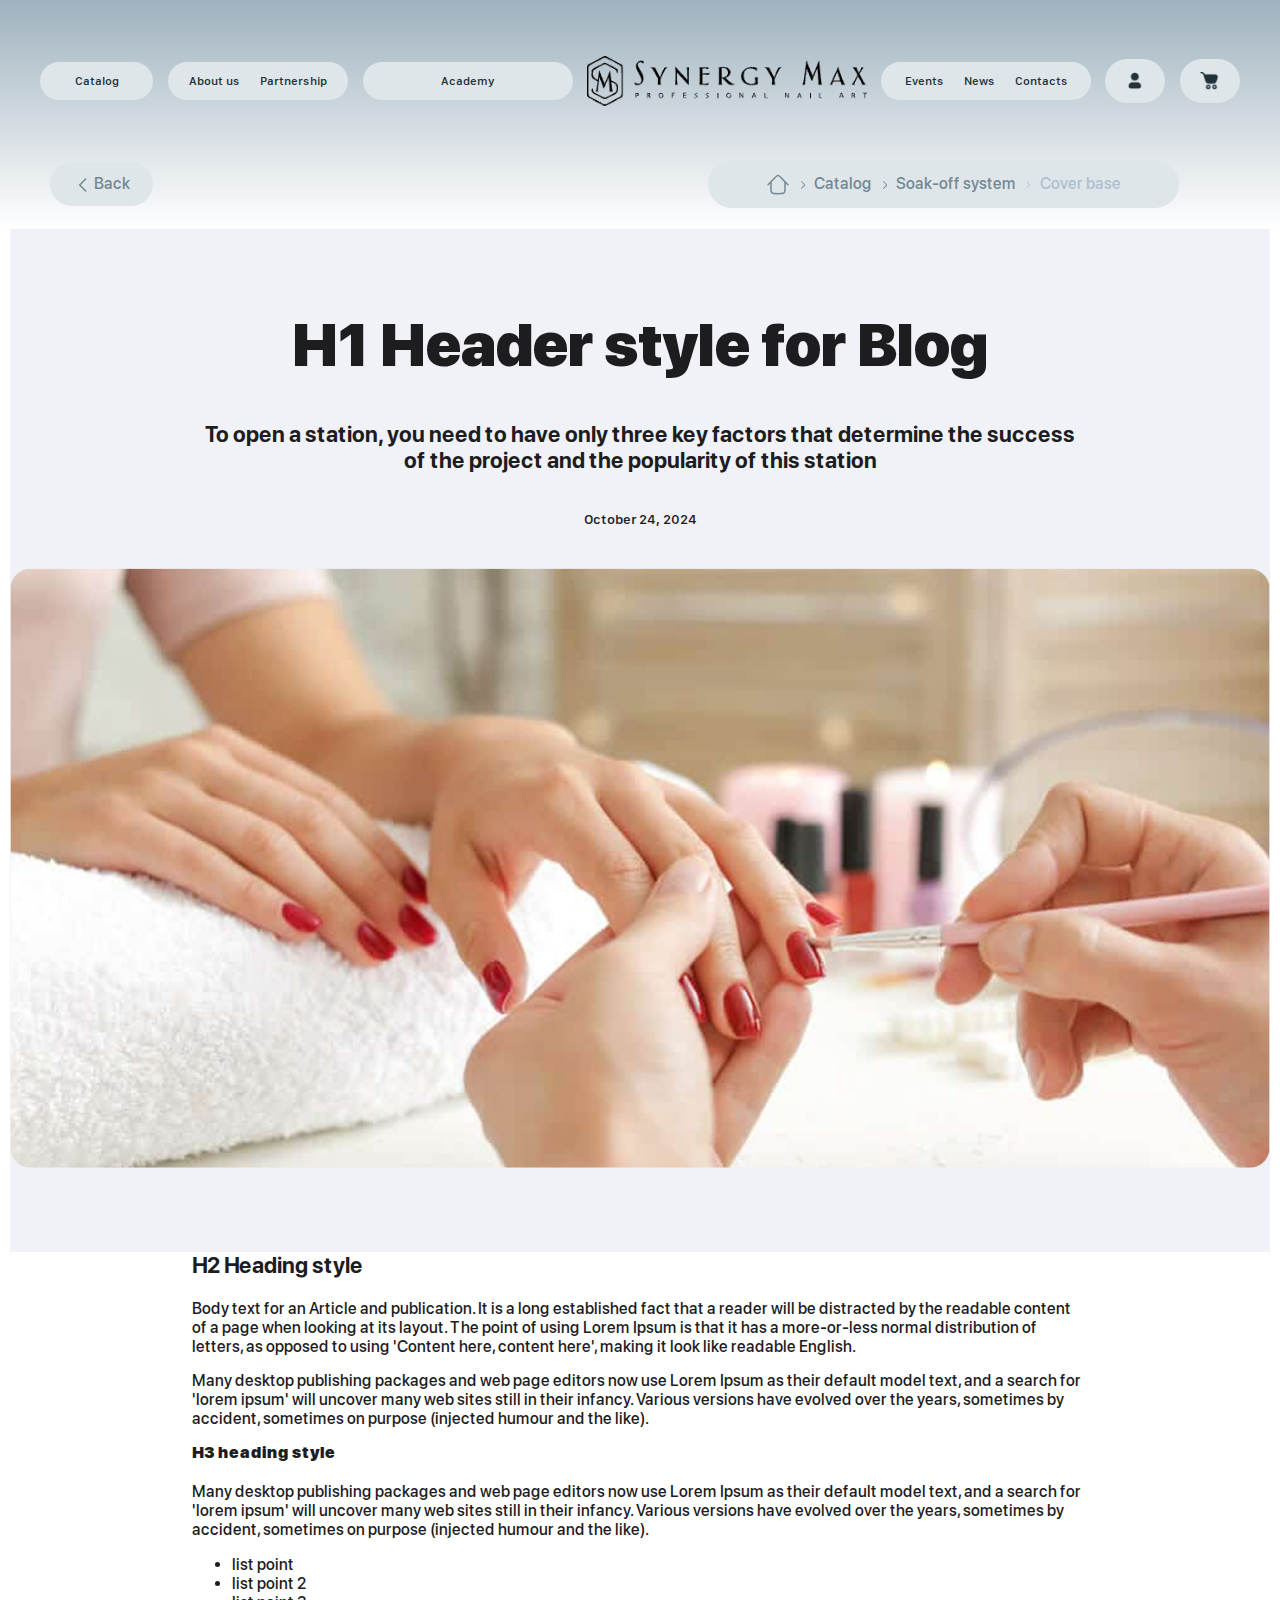
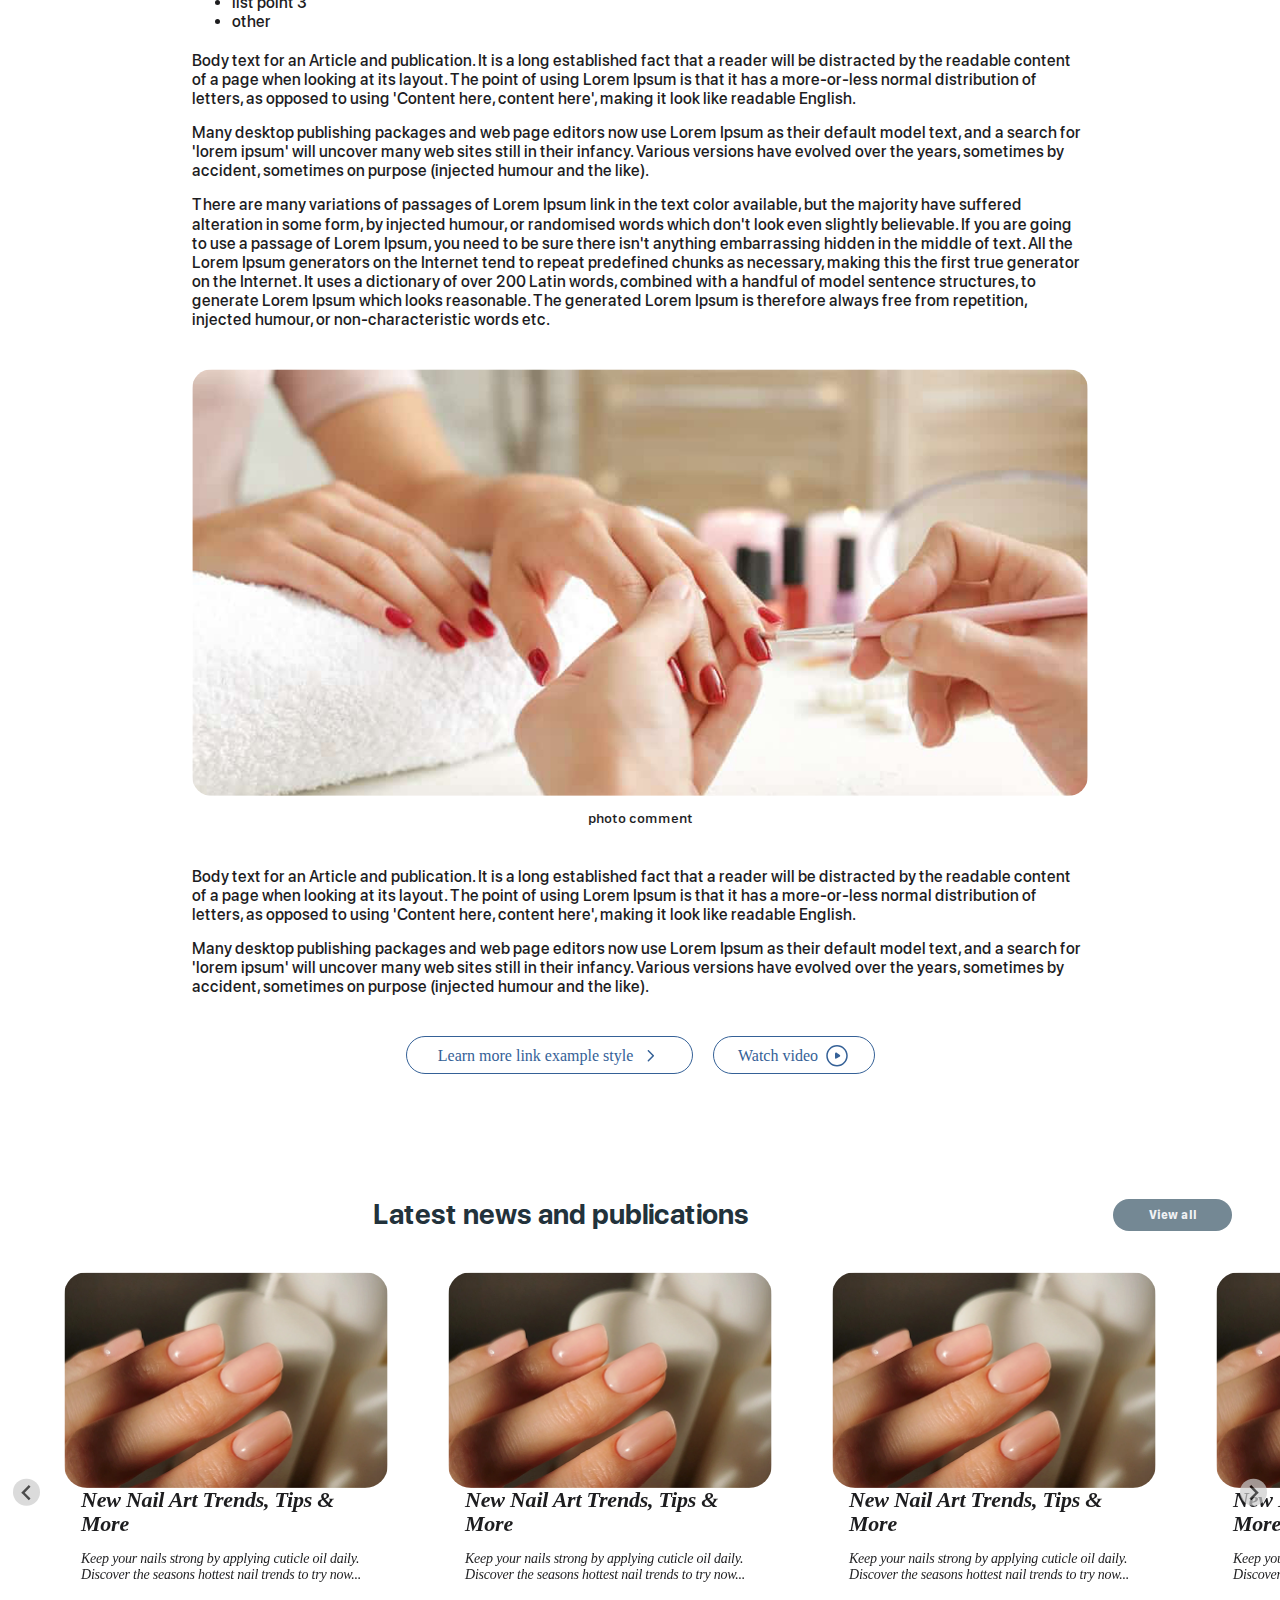
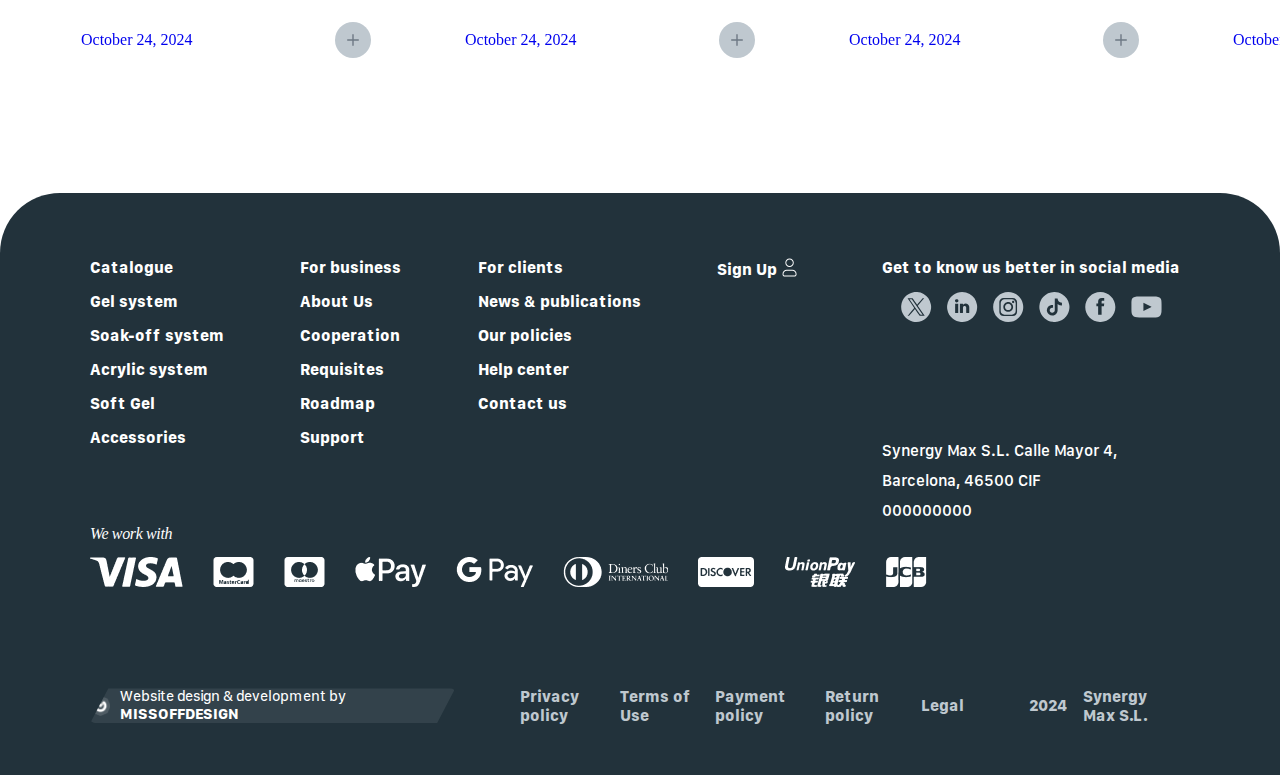
<file: news-page.html>
<!DOCTYPE html>
<html lang="en">
<head>
    <meta charset="UTF-8">
    <meta name="viewport" content="width=device-width, initial-scale=1.0">
    <title>News Page</title>
    <link rel="stylesheet" href="css/splide.min.css">
    <link rel="stylesheet" href="css/style.min.css">
</head>
<body>
    <div class="body__container">
        <div class="menuBack">
            <a href="catalog.html" class="menuBack__back">
                <div class="menuBack__back-arrow">
                    <img src="icons/arrows/Chevron-Right.svg" alt="chewron">
                </div>
                <div class="menuBack__back-name">Back</div>
            </a>
            <div class="menuBack__navigation">
                <a href="index.html" class="menuBack__navigation-home">
                    <img src="icons/catalog/Home.svg" alt="home">
                </a>
                <div class="menuBack__navigation-chevron">
                    <img src="icons/arrows/Chevron-Right.svg" alt="Chevron-Right">
                </div>
                <a href="catalog.html" class="menuBack__navigation-name">
                    Catalog
                </a>
                <div class="menuBack__navigation-chevron">
                    <img src="icons/arrows/Chevron-Right.svg" alt="Chevron-Right">
                </div>
                <a href="catalog.html" class="menuBack__navigation-name">
                    Soak-off system
                </a>
                <div class="menuBack__navigation-chevron">
                    <img src="icons/arrows/Chevron-opacity-Right.svg" alt="Chevron-opacity-Right">
                </div>
                <a href="detalcard.html" class="menuBack__navigation-name">
                    Cover base
                </a>
            </div>
        </div>  
        <header class="header">               
            <div class="container">
                <div class="header__wrapper">
                    <ul class="header__left">
                        <li class="header__item"><a href="catalog.html" class="header__link">Catalog</a></li>
                        <li class="header__item"><a href="#" class="header__link">About us</a> <a href="#" class="header__link">Partnership</a></li>
                        <li class="header__item"><a href="#" class="header__link">Academy</a></li>
                    </ul>
                    <a href="index.html" class="header__logo">
                        <img src="icons/logo/logo.png" alt="logo" class="header__logo-img">
                    </a>
                    <ul class="header__right">
                        <li class="header__item header__item-last">
                            <a href="#" class="header__link">Events</a>
                            <a href="news.html" class="header__link">News</a>
                            <a href="#" class="header__link">Contacts</a>
                        </li>
                    </ul>
                    <div class="header__final">
                        <div class="header__user header__final-item">
                            <img src="icons/header/User.png" alt="user" class="header__user-img">
                        </div>
                        <div class="header__shoping header__final-item">
                            <img src="icons/header/Shopping-Cart.png" alt="shoping" class="header__shoping-img">
                        </div>
                        <div class="header__menu header__final-item">
                            <span class="header__menu-item"></span>
                            <span class="header__menu-item"></span>
                            <span class="header__menu-item"></span>    
                        </div>
                        <nav class="navigation">
                            <ul class="navigation__menu">
                                <a href="#" class="navigation__link">Catalog</a>
                                <a href="#" class="navigation__link">About us</a> 
                                <a href="#" class="navigation__link">Partnership</a>
                                <a href="#" class="navigation__link">Academy</a>                   
                                <a href="#" class="navigation__link">Events</a>
                                <a href="#" class="navigation__link">News</a>
                                <a href="#" class="navigation__link">Contacts</a>                  
                            </ul>
                        </nav>    
                    </div>
                </div>
            </div>       
        </header>
        <main class="content">
            <article class="newsPageMain">
                <h1 class="newsPageMain__title">H1 Header style for Blog</h1>
                <h2 class="newsPageMain__subtitle">To open a station, you need to have only three key factors that determine the success of the project and the popularity of this station</h2>
                <p class="newsPageMain__date">October 24, 2024</p>
                <div class="newsPageMain__image">
                    <img src="img/news/news-page.png" alt="news-page">
                </div>
            </article>
            <article class="newsPageDescr">
                <h2 class="newsPageDescr__title">H2 Heading style</h2>
                <p class="newsPageDescr__descr">Body text for an Article and publication. It is a long established fact that a reader will be distracted by the readable content of a page when looking at its layout. The point of using Lorem Ipsum is that it has a more-or-less normal distribution of letters, as opposed to using 'Content here, content here', making it look like readable English.</p>  
                <p class="newsPageDescr__descr">Many desktop publishing packages and web page editors now use Lorem Ipsum as their default model text, and a search for 'lorem ipsum' will uncover many web sites still in their infancy. Various versions have evolved over the years, sometimes by accident, sometimes on purpose (injected humour and the like).</p>  
                
                <h3 class="newsPageDescr__subtitle">H3 heading style</h3>
                <p class="newsPageDescr__descr">Many desktop publishing packages and web page editors now use Lorem Ipsum as their default model text, and a search for 'lorem ipsum' will uncover many web sites still in their infancy. Various versions have evolved over the years, sometimes by accident, sometimes on purpose (injected humour and the like).</p>  
                <ul class="newsPageDescr__list">
                    <li class="newsPageDescr__item">list point</li>
                    <li class="newsPageDescr__item">list point 2</li>
                    <li class="newsPageDescr__item">list point 3</li>
                    <li class="newsPageDescr__item">other</li>   
                </ul>
                <p class="newsPageDescr__descr">Body text for an Article and publication. It is a long established fact that a reader will be distracted by the readable content of a page when looking at its layout. The point of using Lorem Ipsum is that it has a more-or-less normal distribution of letters, as opposed to using 'Content here, content here', making it look like readable English.</p> 
                <p class="newsPageDescr__descr">Many desktop publishing packages and web page editors now use Lorem Ipsum as their default model text, and a search for 'lorem ipsum' will uncover many web sites still in their infancy. Various versions have evolved over the years, sometimes by accident, sometimes on purpose (injected humour and the like).</p> 
                <p class="newsPageDescr__descr newsPageDescr__descr-last">There are many variations of passages of Lorem Ipsum link in the text color available, but the majority have suffered alteration in some form, by injected humour, or randomised words which don't look even slightly believable. If you are going to use a passage of Lorem Ipsum, you need to be sure there isn't anything embarrassing hidden in the middle of text. All the Lorem Ipsum generators on the Internet tend to repeat predefined chunks as necessary, making this the first true generator on the Internet. It uses a dictionary of over 200 Latin words, combined with a handful of model sentence structures, to generate Lorem Ipsum which looks reasonable. The generated Lorem Ipsum is therefore always free from repetition, injected humour, or non-characteristic words etc.</p> 
                <div class="newsPageDescr__image">
                    <img src="img/news/news-page.png" alt="news-page-photo">
                </div>
                <div class="newsPageDescr__alt">photo comment</div>
                <p class="newsPageDescr__descr">Body text for an Article and publication. It is a long established fact that a reader will be distracted by the readable content of a page when looking at its layout. The point of using Lorem Ipsum is that it has a more-or-less normal distribution of letters, as opposed to using 'Content here, content here', making it look like readable English.</p> 
                <p class="newsPageDescr__descr newsPageDescr__descr-last">Many desktop publishing packages and web page editors now use Lorem Ipsum as their default model text, and a search for 'lorem ipsum' will uncover many web sites still in their infancy. Various versions have evolved over the years, sometimes by accident, sometimes on purpose (injected humour and the like).</p> 
                <div class="newsPageDescr__mores">
                    <a href="#" class="newsPageDescr__more">
                        <span>Learn more link example style</span>
                        <img src="icons/arrows/Chevron-Right-blue.svg" alt="chewron-blue">
                    </a>
                    <a href="#" class="newsPageDescr__more newsPageDescr__video">
                        <span>Watch video</span>
                        <img src="icons/news/Play-Circle.svg" alt="Play-Circle">
                    </a>
                </div>               
            </article>  
            <article class="news">    
                <div class="news__container">
                    <div class="news__header">
                        <h2 class="news__title">Latest news and publications</h2>
                        <a href="#" class="news__link">View all</a>
                    </div>                   
                    <div class="splide" id="slider1" role="group" aria-label="Splide Basic  HTML Example">
                        <div class="splide__track">
                              <ul class="splide__list">
                                    <li class="splide__slide"> 
                                        <a href="news.html" class="news__item">
                                            <div class="news__item-img">
                                                <img src="img/news/image.png" alt="img">
                                            </div>
                                            <div class="news__item-box">
                                                <h3 class="news__item-title">New Nail Art Trends, Tips & More</h3>
                                                <div class="news__item-descr">Keep your nails strong by applying cuticle oil daily. Discover the seasons hottest nail trends to try now...</div>
                                                <div class="news__item-date">
                                                    <span>October 24, 2024</span> 
                                                    <div class="news__item-push">
                                                        <img src="icons/news/Union.svg" alt="union">
                                                    </div>
                                                </div>
                                            </div>                                
                                        </a>
                                    </li>
                                    <li class="splide__slide">
                                        <a href="news.html" class="news__item">
                                            <div class="news__item-img">
                                                <img src="img/news/image.png" alt="img">
                                            </div>
                                            <div class="news__item-box">
                                                <h3 class="news__item-title">New Nail Art Trends, Tips & More</h3>
                                                <div class="news__item-descr">Keep your nails strong by applying cuticle oil daily. Discover the seasons hottest nail trends to try now...</div>
                                                <div class="news__item-date">
                                                    <span>October 24, 2024</span> 
                                                    <div class="news__item-push">
                                                            <img src="icons/news/Union.svg" alt="union">
                                                    </div>
                                                </div>
                                            </div>                                
                                        </a>
                                    </li>
                                    <li class="splide__slide">
                                        <a href="news.html" class="news__item">
                                            <div class="news__item-img">
                                                <img src="img/news/image.png" alt="img">
                                            </div>
                                            <div class="news__item-box">
                                                <h3 class="news__item-title">New Nail Art Trends, Tips & More</h3>
                                                <div class="news__item-descr">Keep your nails strong by applying cuticle oil daily. Discover the seasons hottest nail trends to try now...</div>
                                                <div class="news__item-date">
                                                    <span>October 24, 2024</span> 
                                                    <div class="news__item-push">
                                                            <img src="icons/news/Union.svg" alt="union">
                                                    </div>
                                                </div>
                                            </div>                                    
                                        </a>
                                    </li>
                                    <li class="splide__slide">
                                        <a href="news.html" class="news__item">
                                            <div class="news__item-img">
                                                <img src="img/news/image.png" alt="img">
                                            </div>
                                            <div class="news__item-box">
                                                <h3 class="news__item-title">New Nail Art Trends, Tips & More</h3>
                                                <div class="news__item-descr">Keep your nails strong by applying cuticle oil daily. Discover the seasons hottest nail trends to try now...</div>
                                                <div class="news__item-date">
                                                    <span>October 24, 2024</span> 
                                                    <div class="news__item-push">
                                                            <img src="icons/news/Union.svg" alt="union">
                                                    </div>
                                                </div>
                                            </div>                                    
                                        </a>
                                    </li>
                                    <li class="splide__slide">
                                        <a href="news.html" class="news__item">
                                            <div class="news__item-img">
                                                <img src="img/news/image.png" alt="img">
                                            </div>
                                            <div class="news__item-box">
                                                <h3 class="news__item-title">New Nail Art Trends, Tips & More</h3>
                                                <div class="news__item-descr">Keep your nails strong by applying cuticle oil daily. Discover the seasons hottest nail trends to try now...</div>
                                                <div class="news__item-date">
                                                    <span>October 24, 2024</span> 
                                                    <div class="news__item-push">
                                                            <img src="icons/news/Union.svg" alt="union">
                                                    </div>
                                                </div>
                                            </div>                                    
                                        </a>
                                    </li>
                                    <li class="splide__slide">
                                        <a href="news.html" class="news__item">
                                            <div class="news__item-img">
                                                <img src="img/news/image.png" alt="img">
                                            </div>
                                            <div class="news__item-box">
                                                <h3 class="news__item-title">New Nail Art Trends, Tips & More</h3>
                                                <div class="news__item-descr">Keep your nails strong by applying cuticle oil daily. Discover the seasons hottest nail trends to try now...</div>
                                                <div class="news__item-date">
                                                    <span>October 24, 2024</span> 
                                                    <div class="news__item-push">
                                                            <img src="icons/news/Union.svg" alt="union">
                                                    </div>
                                                </div>
                                            </div>                                    
                                        </a>
                                    </li>
                              </ul>
                        </div>
                    </div>               
                </div>            
            </article>                    
        </main>
        <footer class="footer">
            <div class="footer__wrapper">
                <ul class="footer__list">
                    <li class="footer__list-item">
                        <a href="#" class="footer__list-link">Catalogue</a> 
                    </li>
                    <li class="footer__list-item">
                        <a href="#" class="footer__list-link">Gel system</a>
                    </li>
                    <li class="footer__list-item">
                        <a href="#" class="footer__list-link">Soak-off system</a>
                    </li>
                    <li class="footer__list-item">
                        <a href="#" class="footer__list-link">Acrylic system</a>
                    </li>
                    <li class="footer__list-item">
                        <a href="#" class="footer__list-link">Soft Gel</a>
                    </li>
                    <li class="footer__list-item">
                        <a href="#" class="footer__list-link">Accessories</a>
                    </li>
                </ul>
                <ul class="footer__list">
                    <li class="footer__list-item">
                        <a href="#" class="footer__list-link">For business</a>
                    </li>
                    <li class="footer__list-item">
                        <a href="#" class="footer__list-link">About Us</a></li>
                    <li class="footer__list-item">
                        <a href="#" class="footer__list-link">Cooperation</a></li>
                    <li class="footer__list-item">
                        <a href="#" class="footer__list-link">Requisites</a></li>
                    <li class="footer__list-item">
                        <a href="#" class="footer__list-link">Roadmap</a></li>
                    <li class="footer__list-item">
                        <a href="#" class="footer__list-link">Support</a></li>
                </ul>
                <ul class="footer__list">
                    <li class="footer__list-item">
                        <a href="#" class="footer__list-link">For clients</a></li>
                    <li class="footer__list-item">
                        <a href="#" class="footer__list-link">News & publications</a></li>
                    <li class="footer__list-item">
                        <a href="#" class="footer__list-link">Our policies</a></li>
                    <li class="footer__list-item">
                        <a href="#" class="footer__list-link">Help center</a></li>
                    <li class="footer__list-item">
                        <a href="#" class="footer__list-link">Contact us</a></li>
                </ul>
                <a href="#" class="footer__signUp">
                    <div class="footer__signUp-text">Sign Up</div>
                    <div class="footer__signUp-img">
                        <img src="icons/footer/Union.svg" alt="sign in">
                    </div>                    
                </a>
                <div class="footer__container-1">
                    <h3 class="footer__social-title">Get to know us better in social media</h3>
                    <ul class="footer__social">
                        <li class="footer__social-item">
                            <a href="#" class="footer__social-link">
                                <img src="icons/footer/X.svg" alt="X" class="footer__social-img">
                            </a>
                        </li>
                        <li class="footer__social-item">
                            <a href="#" class="footer__social-link">
                                <img src="icons/footer/Vector (1).svg" alt="X" class="footer__social-img">
                            </a>
                        </li>
                        <li class="footer__social-item">
                            <a href="#" class="footer__social-link">
                                <img src="icons/footer/Instagram icon.svg" alt="X" class="footer__social-img">
                            </a>
                        </li>
                        <li class="footer__social-item">
                            <a href="#" class="footer__social-link">
                                <img src="icons/footer/tictok.svg" alt="X" class="footer__social-img">
                            </a>
                        </li>
                        <li class="footer__social-item">
                            <a href="#" class="footer__social-link">
                                <img src="icons/footer/facebook.svg" alt="X" class="footer__social-img">
                            </a>
                        </li>
                        <li class="footer__social-item">
                            <a href="#" class="footer__social-link">
                                <img src="icons/footer/youtube.svg" alt="X" class="footer__social-img">
                            </a>
                        </li>
                    </ul>
                    <p class="footer__sinergy">Synergy Max S.L. 
                        Calle Mayor 4, Barcelona, 46500                        
                        CIF 000000000
                    </p>
                </div>
                
            </div>
            <div class="footer__works">
                <h4 class="footer__works-title">We work with</h4>
                <div class="footer__works-logos">
                    <a href="#" class="footer__works-link">
                        <img src="img/footer/visa.png" alt="visa">
                    </a>
                    <a href="#" class="footer__works-link">
                        <img src="img/footer/mastercard.png" alt="mastercard">
                    </a>
                    <a href="#" class="footer__works-link">
                        <img src="img/footer/maestro.png" alt="maestro">
                    </a>
                    <a href="#" class="footer__works-link">
                        <img src="img/footer/apple-pay.png" alt="apple-pay">
                    </a>
                    <a href="#" class="footer__works-link">
                        <img src="img/footer/google-pay.png" alt="google-pay">
                    </a>
                    <a href="#" class="footer__works-link">
                        <img src="img/footer/diners-club.png" alt="diners-club">
                    </a>
                    <a href="#" class="footer__works-link">
                        <img src="img/footer/discover.png" alt="discover">
                    </a>
                    <a href="#" class="footer__works-link">
                        <img src="img/footer/unionPay.png" alt="unionPay">
                    </a>
                    <a href="#" class="footer__works-link">
                        <img src="img/footer/JCB.png" alt="JCB">
                    </a>
                </div>  
            </div>
            <div class="footer__cellar">
                <div class="footer__cellar-item">
                    <div class="footer__cellar-img">
                        <img src="icons/footer/copy.png" alt="copy">
                    </div>
                    <p class="footer__cellar-information">
                        Website design & development by <span>MISSOFFDESIGN</span> 
                    </p>    
                </div>
                <ul class="footer__cellar-list">
                    <li class="footer__cellar-element">
                        <a href="#" class="footer__cellar-link">Privacy policy</a>
                    </li>
                    <li class="footer__cellar-element">
                        <a href="#" class="footer__cellar-link">Terms of Use</a>
                    </li>
                    <li class="footer__cellar-element">
                        <a href="#" class="footer__cellar-link">Payment policy</a>
                    </li>
                    <li class="footer__cellar-element">
                        <a href="#" class="footer__cellar-link">Return policy</a>
                    </li>
                    <li class="footer__cellar-element">
                        <a href="#" class="footer__cellar-link">Legal</a>
                    </li>
                </ul>
                <div class="footer__cellar-yare">
                    <span>2024</span>
                    <span>Synergy Max S.L. </span>
                </div>
            </div>
        </footer>
    </div>
    <script src="js/splide.min.js"></script>
    <script src="js/script.js"></script>
</body>
</html>
</file>
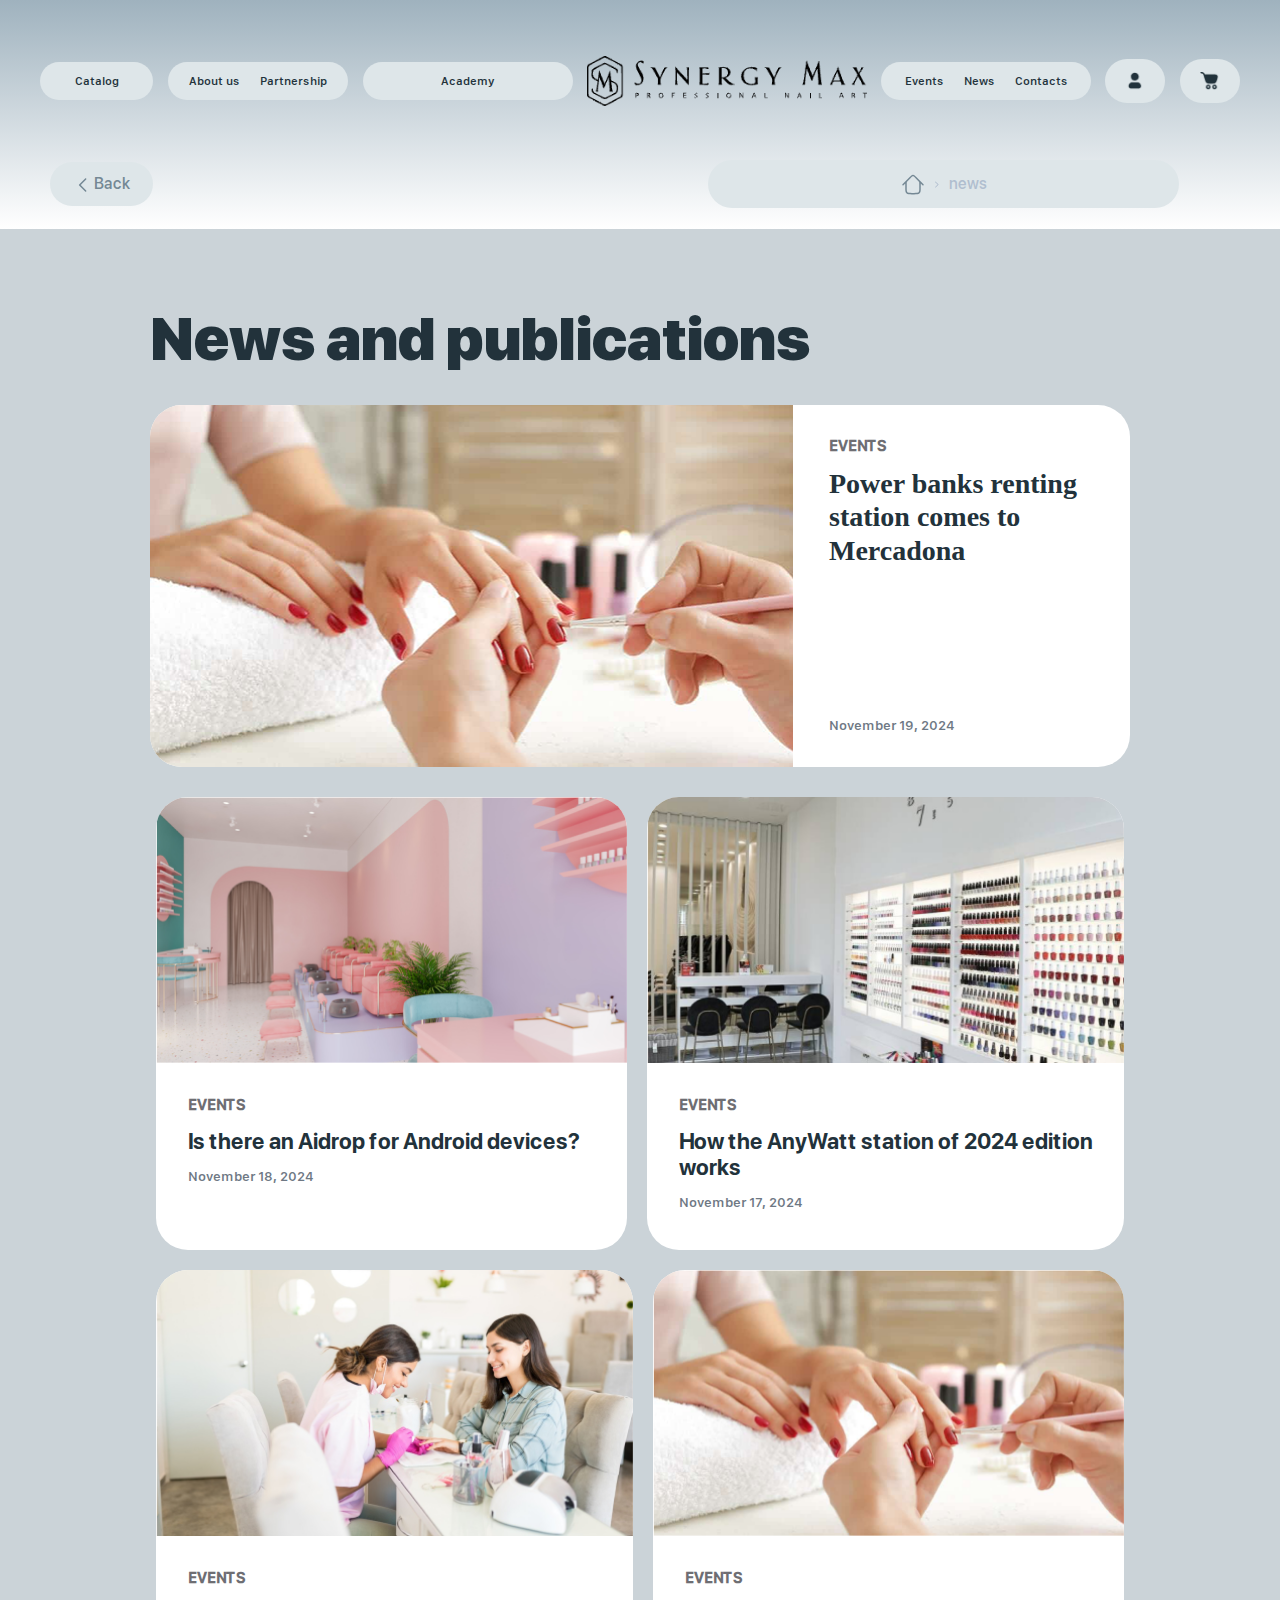
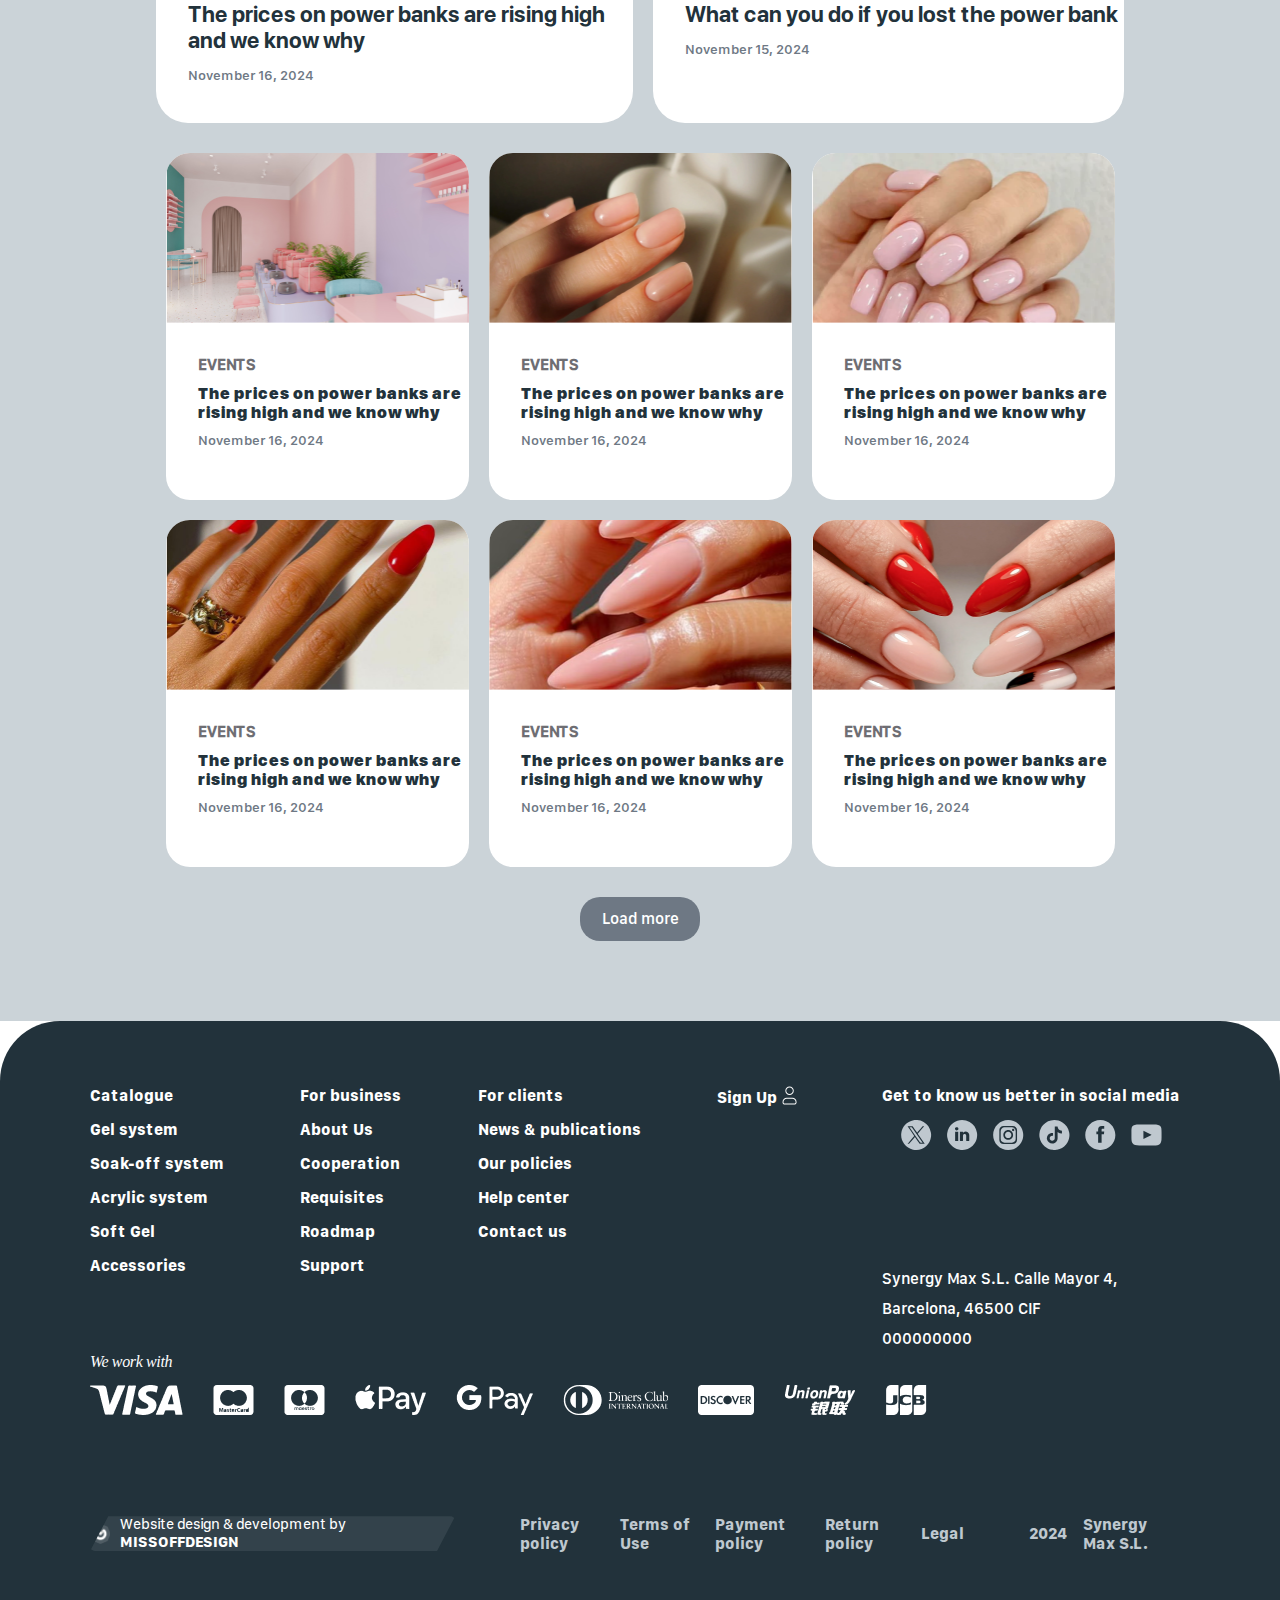
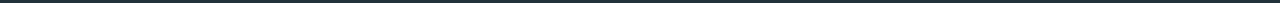
<file: news.html>
<!DOCTYPE html>
<html lang="en">
<head>
    <meta charset="UTF-8">
    <meta name="viewport" content="width=device-width, initial-scale=1.0">
    <title>News</title>
    <link rel="stylesheet" href="css/style.min.css">
</head>
<body>
    <div class="body__container">
        <div class="menuBack menuBack__news">
            <a href="catalog.html" class="menuBack__back">
                <div class="menuBack__back-arrow">
                    <img src="icons/arrows/Chevron-Right.svg" alt="chewron">
                </div>
                <div class="menuBack__back-name">Back</div>
            </a>
            <div class="menuBack__navigation">
                <a href="index.html" class="menuBack__navigation-home">
                    <img src="icons/catalog/Home.svg" alt="home">
                </a>
                <div class="menuBack__navigation-chevron">
                    <img src="icons/arrows/Chevron-opacity-Right.svg" alt="Chevron-opacity-Right">
                </div>
                <a href="detalcard.html" class="menuBack__navigation-name">
                    news
                </a>
            </div>
        </div> 
        <header class="header">               
            <div class="container">
                <div class="header__wrapper">
                    <ul class="header__left">
                        <li class="header__item"><a href="catalog.html" class="header__link">Catalog</a></li>
                        <li class="header__item"><a href="#" class="header__link">About us</a> <a href="#" class="header__link">Partnership</a></li>
                        <li class="header__item"><a href="#" class="header__link">Academy</a></li>
                    </ul>
                    <a href="index.html" class="header__logo">
                        <img src="icons/logo/logo.png" alt="logo" class="header__logo-img">
                    </a>
                    <ul class="header__right">
                        <li class="header__item header__item-last">
                            <a href="#" class="header__link">Events</a>
                            <a href="news.html" class="header__link">News</a>
                            <a href="#" class="header__link">Contacts</a>
                        </li>
                    </ul>
                    <div class="header__final">
                        <div class="header__user header__final-item">
                            <img src="icons/header/User.png" alt="user" class="header__user-img">
                        </div>
                        <div class="header__shoping header__final-item">
                            <img src="icons/header/Shopping-Cart.png" alt="shoping" class="header__shoping-img">
                        </div>
                        <div class="header__menu header__final-item">
                            <span class="header__menu-item"></span>
                            <span class="header__menu-item"></span>
                            <span class="header__menu-item"></span>    
                        </div>
                        <nav class="navigation">
                            <ul class="navigation__menu">
                                <a href="#" class="navigation__link">Catalog</a>
                                <a href="#" class="navigation__link">About us</a> 
                                <a href="#" class="navigation__link">Partnership</a>
                                <a href="#" class="navigation__link">Academy</a>                   
                                <a href="#" class="navigation__link">Events</a>
                                <a href="#" class="navigation__link">News</a>
                                <a href="#" class="navigation__link">Contacts</a>                  
                            </ul>
                        </nav>    
                    </div>
                </div>
            </div>           
        </header>
        <main class="content">
            <article class="publication">
                <div class="publication__container">
                    <h1 class="publication__title">News and publications</h1>
                    <a href="news-page.html" class="publication__block">
                        <div class="publication__block-img">
                            <img src="img/news/news-main.png" alt="main block image">
                        </div>
                        <div class="publication__block-right">
                            <div class="publication__block-rubric">EVENTS</div>
                            <h2 class="publication__block-title">Power banks renting station comes to Mercadona</h2>
                            <div class="publication__block-date">November 19, 2024</div>
                        </div>                    
                    </a>
                    <div class="publication__items">
                        <a href="news-page.html" class="publication__items-item">
                            <div class="publication__items-item--img">
                                <img src="img/news/Container.png" alt="container">
                            </div>
                            <div class="publication__items-item--container">
                                <div class="publication__items-item--rubric">
                                    EVENTS
                                </div>
                                <h3 class="publication__items-item--title">
                                    Is there an Aidrop for Android devices?
                                </h3>
                                <h3 class="publication__items-item--date">
                                    November 18, 2024
                                </h3>
                            </div>
                            
                        </a>
                        <a href="news-page.html" class="publication__items-item">
                            <div class="publication__items-item--img">
                                <img src="img/news/Container 2.png" alt="contsainer2">
                            </div>
                            <div class="publication__items-item--container">
                                <div class="publication__items-item--rubric">
                                    EVENTS
                                </div>
                                <h3 class="publication__items-item--title">
                                    How the AnyWatt station of 2024 edition works
                                </h3>
                                <h3 class="publication__items-item--date">
                                    November 17, 2024
                                </h3>
                            </div>
                            
                        </a>
                        <a href="news-page.html" class="publication__items-item">
                            <div class="publication__items-item--img">
                                <img src="img/news/Container 3.png" alt="contsainer2">
                            </div>
                            <div class="publication__items-item--container">
                                <div class="publication__items-item--rubric">
                                    EVENTS
                                </div>
                                <h3 class="publication__items-item--title">
                                    The prices on power banks are rising high and we know why
                                </h3>
                                <h3 class="publication__items-item--date">
                                    November 16, 2024
                                </h3>
                            </div>
                            
                        </a>
                        <a href="news-page.html" class="publication__items-item">
                            <div class="publication__items-item--img">
                                <img src="img/news/Container 4.png" alt="contsainer2">
                            </div>
                            <div class="publication__items-item--container">
                                <div class="publication__items-item--rubric">
                                    EVENTS
                                </div>
                                <h3 class="publication__items-item--title">
                                    What can you do if you lost the power bank
                                </h3>
                                <h3 class="publication__items-item--date">
                                    November 15, 2024
                                </h3>
                            </div>
                            
                        </a>
                    </div>
                    <div class="publication__elements">
                        <a href="news-page.html" class="publication__elements-item">
                            <div class="publication__elements-item--img">
                                <img src="img/news/Container-mini1.png" alt="contsainer2">
                            </div>
                            <div class="publication__elements-item--container">
                                <div class="publication__elements-item--rubric">
                                    EVENTS
                                </div>
                                <h3 class="publication__elements-item--title">
                                    The prices on power banks are rising high and we know why
                                </h3>
                                <h3 class="publication__elements-item--date">
                                    November 16, 2024
                                </h3>
                            </div>
                            
                        </a>
                        <a href="news-page.html" class="publication__elements-item">
                            <div class="publication__elements-item--img">
                                <img src="img/news/Container-mini2.png" alt="contsainer2">
                            </div>
                            <div class="publication__elements-item--container">
                                <div class="publication__elements-item--rubric">
                                    EVENTS
                                </div>
                                <h3 class="publication__elements-item--title">
                                    The prices on power banks are rising high and we know why
                                </h3>
                                <h3 class="publication__elements-item--date">
                                    November 16, 2024
                                </h3>
                            </div>
                            
                        </a>
                        <a href="news-page.html" class="publication__elements-item">
                            <div class="publication__elements-item--img">
                                <img src="img/news/Container-mini3.png" alt="contsainer2">
                            </div>
                            <div class="publication__elements-item--container">
                                <div class="publication__elements-item--rubric">
                                    EVENTS
                                </div>
                                <h3 class="publication__elements-item--title">
                                    The prices on power banks are rising high and we know why
                                </h3>
                                <h3 class="publication__elements-item--date">
                                    November 16, 2024
                                </h3>
                            </div>
                            
                        </a>
                        <a href="news-page.html" class="publication__elements-item">
                            <div class="publication__elements-item--img">
                                <img src="img/news/Container-mini4.png" alt="contsainer2">
                            </div>
                            <div class="publication__elements-item--container">
                                <div class="publication__elements-item--rubric">
                                    EVENTS
                                </div>
                                <h3 class="publication__elements-item--title">
                                    The prices on power banks are rising high and we know why
                                </h3>
                                <h3 class="publication__elements-item--date">
                                    November 16, 2024
                                </h3>
                            </div>
                            
                        </a>
                        <a href="news-page.html" class="publication__elements-item">
                            <div class="publication__elements-item--img">
                                <img src="img/news/Container-mini5.png" alt="contsainer2">
                            </div>
                            <div class="publication__elements-item--container">
                                <div class="publication__elements-item--rubric">
                                    EVENTS
                                </div>
                                <h3 class="publication__elements-item--title">
                                    The prices on power banks are rising high and we know why
                                </h3>
                                <h3 class="publication__elements-item--date">
                                    November 16, 2024
                                </h3>
                            </div>
                            
                        </a>
                        <a href="news-page.html" class="publication__elements-item">
                            <div class="publication__elements-item--img">
                                <img src="img/news/Container-mini6.png" alt="contsainer2">
                            </div>
                            <div class="publication__elements-item--container">
                                <div class="publication__elements-item--rubric">
                                    EVENTS
                                </div>
                                <h3 class="publication__elements-item--title">
                                    The prices on power banks are rising high and we know why
                                </h3>
                                <h3 class="publication__elements-item--date">
                                    November 16, 2024
                                </h3>
                            </div>
                            
                        </a>
                    </div>
                    <a href="#" class="publication__btn">Load more</a>
                </div>            
            </article>
        </main>
        <footer class="footer">
            <div class="footer__wrapper">
                <ul class="footer__list">
                    <li class="footer__list-item">
                        <a href="#" class="footer__list-link">Catalogue</a> 
                    </li>
                    <li class="footer__list-item">
                        <a href="#" class="footer__list-link">Gel system</a>
                    </li>
                    <li class="footer__list-item">
                        <a href="#" class="footer__list-link">Soak-off system</a>
                    </li>
                    <li class="footer__list-item">
                        <a href="#" class="footer__list-link">Acrylic system</a>
                    </li>
                    <li class="footer__list-item">
                        <a href="#" class="footer__list-link">Soft Gel</a>
                    </li>
                    <li class="footer__list-item">
                        <a href="#" class="footer__list-link">Accessories</a>
                    </li>
                </ul>
                <ul class="footer__list">
                    <li class="footer__list-item">
                        <a href="#" class="footer__list-link">For business</a>
                    </li>
                    <li class="footer__list-item">
                        <a href="#" class="footer__list-link">About Us</a></li>
                    <li class="footer__list-item">
                        <a href="#" class="footer__list-link">Cooperation</a></li>
                    <li class="footer__list-item">
                        <a href="#" class="footer__list-link">Requisites</a></li>
                    <li class="footer__list-item">
                        <a href="#" class="footer__list-link">Roadmap</a></li>
                    <li class="footer__list-item">
                        <a href="#" class="footer__list-link">Support</a></li>
                </ul>
                <ul class="footer__list">
                    <li class="footer__list-item">
                        <a href="#" class="footer__list-link">For clients</a></li>
                    <li class="footer__list-item">
                        <a href="#" class="footer__list-link">News & publications</a></li>
                    <li class="footer__list-item">
                        <a href="#" class="footer__list-link">Our policies</a></li>
                    <li class="footer__list-item">
                        <a href="#" class="footer__list-link">Help center</a></li>
                    <li class="footer__list-item">
                        <a href="#" class="footer__list-link">Contact us</a></li>
                </ul>
                <a href="#" class="footer__signUp">
                    <div class="footer__signUp-text">Sign Up</div>
                    <div class="footer__signUp-img">
                        <img src="icons/footer/Union.svg" alt="sign in">
                    </div>                    
                </a>
                <div class="footer__container-1">
                    <h3 class="footer__social-title">Get to know us better in social media</h3>
                    <ul class="footer__social">
                        <li class="footer__social-item">
                            <a href="#" class="footer__social-link">
                                <img src="icons/footer/X.svg" alt="X" class="footer__social-img">
                            </a>
                        </li>
                        <li class="footer__social-item">
                            <a href="#" class="footer__social-link">
                                <img src="icons/footer/Vector (1).svg" alt="X" class="footer__social-img">
                            </a>
                        </li>
                        <li class="footer__social-item">
                            <a href="#" class="footer__social-link">
                                <img src="icons/footer/Instagram icon.svg" alt="X" class="footer__social-img">
                            </a>
                        </li>
                        <li class="footer__social-item">
                            <a href="#" class="footer__social-link">
                                <img src="icons/footer/tictok.svg" alt="X" class="footer__social-img">
                            </a>
                        </li>
                        <li class="footer__social-item">
                            <a href="#" class="footer__social-link">
                                <img src="icons/footer/facebook.svg" alt="X" class="footer__social-img">
                            </a>
                        </li>
                        <li class="footer__social-item">
                            <a href="#" class="footer__social-link">
                                <img src="icons/footer/youtube.svg" alt="X" class="footer__social-img">
                            </a>
                        </li>
                    </ul>
                    <p class="footer__sinergy">Synergy Max S.L. 
                        Calle Mayor 4, Barcelona, 46500                        
                        CIF 000000000
                    </p>
                </div>
                
            </div>
            <div class="footer__works">
                <h4 class="footer__works-title">We work with</h4>
                <div class="footer__works-logos">
                    <a href="#" class="footer__works-link">
                        <img src="img/footer/visa.png" alt="visa">
                    </a>
                    <a href="#" class="footer__works-link">
                        <img src="img/footer/mastercard.png" alt="mastercard">
                    </a>
                    <a href="#" class="footer__works-link">
                        <img src="img/footer/maestro.png" alt="maestro">
                    </a>
                    <a href="#" class="footer__works-link">
                        <img src="img/footer/apple-pay.png" alt="apple-pay">
                    </a>
                    <a href="#" class="footer__works-link">
                        <img src="img/footer/google-pay.png" alt="google-pay">
                    </a>
                    <a href="#" class="footer__works-link">
                        <img src="img/footer/diners-club.png" alt="diners-club">
                    </a>
                    <a href="#" class="footer__works-link">
                        <img src="img/footer/discover.png" alt="discover">
                    </a>
                    <a href="#" class="footer__works-link">
                        <img src="img/footer/unionPay.png" alt="unionPay">
                    </a>
                    <a href="#" class="footer__works-link">
                        <img src="img/footer/JCB.png" alt="JCB">
                    </a>
                </div>  
            </div>
            <div class="footer__cellar">
                <div class="footer__cellar-item">
                    <div class="footer__cellar-img">
                        <img src="icons/footer/copy.png" alt="copy">
                    </div>
                    <p class="footer__cellar-information">
                        Website design & development by <span>MISSOFFDESIGN</span> 
                    </p>    
                </div>
                <ul class="footer__cellar-list">
                    <li class="footer__cellar-element">
                        <a href="#" class="footer__cellar-link">Privacy policy</a>
                    </li>
                    <li class="footer__cellar-element">
                        <a href="#" class="footer__cellar-link">Terms of Use</a>
                    </li>
                    <li class="footer__cellar-element">
                        <a href="#" class="footer__cellar-link">Payment policy</a>
                    </li>
                    <li class="footer__cellar-element">
                        <a href="#" class="footer__cellar-link">Return policy</a>
                    </li>
                    <li class="footer__cellar-element">
                        <a href="#" class="footer__cellar-link">Legal</a>
                    </li>
                </ul>
                <div class="footer__cellar-yare">
                    <span>2024</span>
                    <span>Synergy Max S.L. </span>
                </div>
            </div>
        </footer>
    </div>
    <script src="js/script.js"></script>
</body>
</html>
</file>
<file: css/style.min.css>
@font-face{font-family:"SF Pro Black";src:url(../fonts/SFPRo/SFProDisplay-Black.eot);src:url(../fonts/SFPRo/SFProDisplay-Black.ttf);src:url(../fonts/SFPRo/SFProDisplay-Black.woff);src:url(../fonts/SFPRo/SFProDisplay-Black.woff2);font-weight:900}@font-face{font-family:"SF Pro Bold";src:url(../fonts/SFPRo/SFProDisplay-Bold.eot);src:url(../fonts/SFPRo/SFProDisplay-Bold.ttf);src:url(../fonts/SFPRo/SFProDisplay-Bold.woff);src:url(../fonts/SFPRo/SFProDisplay-Bold.woff2);font-weight:700}@font-face{font-family:"SF Pro Light";src:url(../fonts/SFPRo/SFProDisplay-Light.eot);src:url(../fonts/SFPRo/SFProDisplay-Light.ttf);src:url(../fonts/SFPRo/SFProDisplay-Light.woff);src:url(../fonts/SFPRo/SFProDisplay-Light.woff2);font-weight:300}@font-face{font-family:"SF Pro Regular";src:url(../fonts/SFPRo/SFProDisplay-Regular.eot);src:url(../fonts/SFPRo/SFProDisplay-Regular.ttf);src:url(../fonts/SFPRo/SFProDisplay-Regular.woff);src:url(../fonts/SFPRo/SFProDisplay-Regular.woff2);font-weight:400}@font-face{font-family:"SF Pro medium";src:url(../fonts/SFPRo/SFProDisplay-Medium.eot);src:url(../fonts/SFPRo/SFProDisplay-Medium.ttf);src:url(../fonts/SFPRo/SFProDisplay-Medium.woff);src:url(../fonts/SFPRo/SFProDisplay-Medium.woff2);font-weight:500}@font-face{font-family:"SF compact text Black";src:url(../fonts/SF-Compact/SF-Compact-Text-Black.ttf);font-weight:900}@font-face{font-family:"SF compact text Bold";src:url(../fonts/SF-Compact/SF-Compact-Text-Bold.ttf);font-weight:700}@font-face{font-family:"SF compact text medium";src:url(../fonts/SF-Compact/SF-Compact-Text-Medium.ttf);font-weight:500}@font-face{font-family:"SF compact text regular";src:url(../fonts/SF-Compact/SF-Compact-Text-Regular.ttf);font-weight:400}body{margin:0;padding:0}*{margin:0;padding:0;-webkit-box-sizing:border-box;box-sizing:border-box;font-family:serif;font-weight:400}a{text-decoration:none}ul{list-style:none}.container{max-width:1798px;margin:0 auto}.body__container{position:relative;width:100%;overflow:hidden}.navigation{display:none}.header{background-image:-webkit-gradient(linear, left top, left bottom, from(#9FB2BE), to(rgba(203, 211, 216, 0)));background-image:linear-gradient(#9FB2BE, rgba(203, 211, 216, 0));padding:56px 0 123px 0}.header__wrapper{display:-webkit-box;display:-ms-flexbox;display:flex;-webkit-box-align:center;-ms-flex-align:center;align-items:center;-webkit-box-pack:justify;-ms-flex-pack:justify;justify-content:space-between}.header__left{display:-webkit-box;display:-ms-flexbox;display:flex;-webkit-box-align:center;-ms-flex-align:center;align-items:center;-webkit-box-pack:center;-ms-flex-pack:center;justify-content:center;gap:15px}.header__item{width:113px;background-color:#dee6e9;padding:12px 0;display:-webkit-box;display:-ms-flexbox;display:flex;-webkit-box-align:center;-ms-flex-align:center;align-items:center;-webkit-box-pack:center;-ms-flex-pack:center;justify-content:center;border-radius:50px}.header__item:nth-child(2){width:233px;display:-webkit-box;display:-ms-flexbox;display:flex;-webkit-box-align:center;-ms-flex-align:center;align-items:center;-webkit-box-pack:center;-ms-flex-pack:center;justify-content:center;gap:20px}.header__item-last{width:257px;display:-webkit-box;display:-ms-flexbox;display:flex;-webkit-box-align:center;-ms-flex-align:center;align-items:center;-webkit-box-pack:center;-ms-flex-pack:center;justify-content:center;gap:20px}.header__link{font-family:"SF compact text medium","serif";font-weight:500;font-size:16px;line-height:19px;color:#22323b;position:relative}.header__link:before{content:"";position:absolute;bottom:-2px;left:0;width:0;height:2px;background-color:#22323b;-webkit-transition:all .4s;transition:all .4s}.header__link:hover:before{width:100%}.header__logo{width:323px;height:58px}.header__logo-img{width:100%;height:100%;-o-object-fit:cover;object-fit:cover}.header__final{display:-webkit-box;display:-ms-flexbox;display:flex;-webkit-box-align:center;-ms-flex-align:center;align-items:center;-webkit-box-pack:center;-ms-flex-pack:center;justify-content:center;gap:15px}.header__final-item{width:60px;height:44px;display:-webkit-box;display:-ms-flexbox;display:flex;-webkit-box-align:center;-ms-flex-align:center;align-items:center;-webkit-box-pack:center;-ms-flex-pack:center;justify-content:center;border-radius:50px;background-color:#dee6e9;-webkit-transition:all .4s;transition:all .4s;cursor:pointer}.header__final-item:hover{background-color:#c0c8ca}.header__user-img{width:20px;height:20px;-o-object-fit:cover;object-fit:cover}.header__shoping-img{width:20px;height:20px;-o-object-fit:cover;object-fit:cover}.header__menu{display:none;-webkit-box-align:center;-ms-flex-align:center;align-items:center;-webkit-box-pack:center;-ms-flex-pack:center;justify-content:center;gap:3px}.header__menu-item{width:4px;height:4px;border-radius:100%;background-color:#000}.mainSection{padding-left:122px}.mainSection__wrapper{display:-webkit-box;display:-ms-flexbox;display:flex;-webkit-box-align:center;-ms-flex-align:center;align-items:center;-webkit-box-pack:center;-ms-flex-pack:center;justify-content:center}.mainSection__information{max-width:710px}.mainSection__title{font-family:"SF Pro Black","sans-serif";font-weight:900;font-size:60px;line-height:71px;margin-bottom:37px}.mainSection__title span{font-family:"SF Pro Black","sans-serif";font-weight:900;font-size:60px;line-height:71px;background:-webkit-gradient(linear, left top, right top, from(#A60000), to(#FD0054));background:linear-gradient(to right, #A60000, #FD0054);-webkit-background-clip:text;background-clip:text;color:rgba(0,0,0,0)}.mainSection__description{font-family:"SF Pro Bold","sans-serif";font-weight:700;font-size:22px;line-height:26px;color:#22323b;margin-bottom:20px}.mainSection__link{display:-webkit-box;display:-ms-flexbox;display:flex;-webkit-box-align:center;-ms-flex-align:center;align-items:center;-webkit-box-pack:center;-ms-flex-pack:center;justify-content:center;width:186px;height:43px;border-radius:50px;background:linear-gradient(121.88deg, #F0BE78 -4.48%, #C58347 36.98%, #5F3F22 76.8%);font-family:"SF compact text medium","sans-serif";font-weight:500;font-size:16px;line-height:19px;color:#f1f2f4;margin-left:242px;-webkit-transition:all .4s;transition:all .4s}.mainSection__link:hover{-webkit-transition:all .4s;transition:all .4s;background:linear-gradient(121.88deg, #f0c58a -4.48%, #ad6f34 36.98%, #492e14 76.8%)}.mainSection__image{width:877px;height:658px}.mainSection__image-img{width:100%;height:100%;-o-object-fit:cover;object-fit:cover}.initalCatalog{margin-bottom:100px}.initalCatalog__wrapper{display:-webkit-box;display:-ms-flexbox;display:flex;-webkit-box-align:center;-ms-flex-align:center;align-items:center;-webkit-box-pack:center;-ms-flex-pack:center;justify-content:center;gap:18px}.initalCatalog__item{position:relative}.initalCatalog__item:nth-child(3){-ms-flex-item-align:start;align-self:start}.initalCatalog__item:last-child{-ms-flex-item-align:end;align-self:end}.initalCatalog__item-img{width:100%;height:100%;-o-object-fit:cover;object-fit:cover}.initalCatalog__item-img img{width:100%;height:100%;-o-object-fit:cover;object-fit:cover}.initalCatalog__title{position:absolute;top:21px;left:31px;font-family:"SF compact text Bold","sans-serif";font-weight:700;font-size:32px;line-height:38.19px;color:#22323b}.initalCatalog__title-white{top:40px;color:#fff}.initalCatalog__allcatalog{display:block;max-width:1339px;height:59px;margin:0 auto;background-color:#22323b;font-family:"SF compact text Bold","sans-serif";font-weight:700;font-size:32px;line-height:60px;margin-top:18px;color:#fff;text-align:center;border-radius:20px;-webkit-transition:all .4s;transition:all .4s}.initalCatalog__allcatalog:hover{background-color:#364f5e}.initalCatalog.img{width:100%;height:100%;-o-object-fit:cover;object-fit:cover}.report{margin-bottom:100px;position:relative}.report__bg{min-height:282px;width:100%;margin-bottom:18px}.report__title{position:absolute;top:77px;left:363px;font-family:"SF Pro Black","sans-serif";font-weight:900;font-size:42.25px;line-height:50.42px;color:#f1f2f4}.report__descr{position:absolute;top:180px;left:363px;font-family:"SF compact text medium","sans-serif";font-weight:500;font-size:21.13px;line-height:25.21px;letter-spacing:0%;color:#f1f2f4;max-width:691px}.report__btn{position:absolute;top:162px;left:1098px;border:none;width:162px;height:44px;gap:10px;border-radius:50px;padding-top:12px;padding-right:27px;padding-bottom:12px;padding-left:27px;display:-webkit-box;display:-ms-flexbox;display:flex;-webkit-box-align:center;-ms-flex-align:center;align-items:center;-webkit-box-pack:center;-ms-flex-pack:center;justify-content:center;font-family:"SF Pro medium","sans-serif";font-weight:500;font-size:16px;line-height:19.09px;color:#22323b;cursor:pointer}.report__pagination{display:-webkit-box;display:-ms-flexbox;display:flex;-webkit-box-align:center;-ms-flex-align:center;align-items:center;-webkit-box-pack:center;-ms-flex-pack:center;justify-content:center;gap:15px}.report__pagination-item{width:15px;height:15px;border-radius:100%;background-color:#b0becf}.report__pagination-item.active{background-color:#c58347}.feedback{margin-bottom:100px}.feedback__window{background-image:url("../img/bg/Product-contact-manager.jpeg");background-position:center;background-repeat:no-repeat;background-size:cover;border-radius:20px;max-width:1170px;min-height:337px;display:block;margin:0 auto;padding:65px 0 65px 85px;position:relative}.feedback__title{font-family:"SF Pro Bold","sans-serif";font-weight:700;font-size:22px;line-height:26.25px;color:#fff;margin-bottom:18px}.feedback__form{display:-webkit-box;display:-ms-flexbox;display:flex;-webkit-box-align:start;-ms-flex-align:start;align-items:start;-webkit-box-pack:start;-ms-flex-pack:start;justify-content:start;-webkit-box-orient:vertical;-webkit-box-direction:normal;-ms-flex-direction:column;flex-direction:column}.feedback__label{margin-bottom:10px;width:420px;min-height:50px}.feedback__input{width:420px;min-height:50px;border-radius:50px;background-color:rgba(255,255,255,.2);padding:15px 0 15px 20px;border:none;font-family:"SF Pro medium","sans-serif";font-weight:500;font-size:16px;line-height:19.09px;color:#fff}.feedback__input::-webkit-input-placeholder{font-family:"SF Pro medium","sans-serif";font-weight:500;font-size:16px;line-height:19.09px;color:#fff;opacity:100%}.feedback__input::-moz-placeholder{font-family:"SF Pro medium","sans-serif";font-weight:500;font-size:16px;line-height:19.09px;color:#fff;opacity:100%}.feedback__input:-ms-input-placeholder{font-family:"SF Pro medium","sans-serif";font-weight:500;font-size:16px;line-height:19.09px;color:#fff;opacity:100%}.feedback__input::-ms-input-placeholder{font-family:"SF Pro medium","sans-serif";font-weight:500;font-size:16px;line-height:19.09px;color:#fff;opacity:100%}.feedback__input::placeholder{font-family:"SF Pro medium","sans-serif";font-weight:500;font-size:16px;line-height:19.09px;color:#fff;opacity:100%}.feedback__input:focus{outline:1px solid #fff}.feedback__wrapper{display:-webkit-box;display:-ms-flexbox;display:flex;-webkit-box-align:start;-ms-flex-align:start;align-items:start;-webkit-box-pack:start;-ms-flex-pack:start;justify-content:start;gap:52px;margin-left:20px}.feedback__information{max-width:234px;font-family:"SF compact text medium","sans-serif";font-weight:500;font-size:12px;line-height:14.32px;color:#fff}.feedback__information a{font-family:"SF compact text medium","sans-serif";font-weight:500;text-decoration:underline;color:#fff}.feedback__btn{width:114px;height:43px;gap:40px;border-radius:50px;padding-top:12px;padding-right:27px;padding-bottom:12px;padding-left:27px;background-color:#22323b;font-family:"SF compact text Bold","sans-serif";font-weight:700;font-size:16px;line-height:19.09px;color:#fff;border:none;cursor:pointer;-webkit-transition:all .4s;transition:all .4s}.feedback__btn:hover{opacity:.8}.news{padding:84px 0 80px 0}.news__container{max-width:1457px;margin:0 auto}.news__arrow-prev{position:absolute;top:50%;left:10%;width:20px;height:20px;-o-object-fit:cover;object-fit:cover;-webkit-transform:translateY(-50%) rotate(-180deg);transform:translateY(-50%) rotate(-180deg)}.news__arrow-next{position:absolute;top:50%;right:10%;width:20px;height:20px;-o-object-fit:cover;object-fit:cover;-webkit-transform:translateY(-50%);transform:translateY(-50%)}.news__header{display:-webkit-box;display:-ms-flexbox;display:flex;-webkit-box-align:center;-ms-flex-align:center;align-items:center;-webkit-box-pack:center;-ms-flex-pack:center;justify-content:center;gap:40px;margin-bottom:40px}.news__title{font-family:"SF Pro Bold","sans-serif";font-weight:700;font-size:28px;line-height:33.41px;text-align:center;color:#22323b;width:1025px}.news__link{width:119px;height:32px;gap:30px;border-radius:37.91px;padding-top:9px;padding-right:20px;padding-bottom:9px;padding-left:20px;background-color:#748894;font-family:"SF compact text Bold","sans-serif";font-weight:600;font-size:12px;line-height:14px;color:#f1f2f4;text-align:center}.news__inner{display:-webkit-box;display:-ms-flexbox;display:flex;-webkit-box-align:center;-ms-flex-align:center;align-items:center;-webkit-box-pack:center;-ms-flex-pack:center;justify-content:center;gap:15px}.news__item{max-width:324px;min-height:441px;border-radius:23px;display:block}.news__item-img{width:100%;height:216px}.news__item-img img{width:100%;height:100%;border-radius:23px;-o-object-fit:cover;object-fit:cover}.news__item-box{margin:0 17px 20px 17px}.news__item-title{font-family:Montserrat;font-weight:700;font-style:italic;font-size:22px;line-height:24.2px;letter-spacing:-0.22px;color:#1d1d1f;margin-bottom:15px}.news__item-descr{font-family:Montserrat;font-weight:500;font-style:italic;font-size:14px;line-height:15.4px;letter-spacing:-0.22px;color:#1d1d1f;margin-bottom:40px}.news__item-date{display:-webkit-box;display:-ms-flexbox;display:flex;-webkit-box-align:center;-ms-flex-align:center;align-items:center;-webkit-box-pack:justify;-ms-flex-pack:justify;justify-content:space-between}.news__item-push{width:36px;height:36px;border-radius:100%;background-color:#bfc8cf;position:relative;display:-webkit-box;display:-ms-flexbox;display:flex;-webkit-box-align:center;-ms-flex-align:center;align-items:center;-webkit-box-pack:center;-ms-flex-pack:center;justify-content:center;cursor:pointer;-webkit-transition:all .4s;transition:all .4s}.news__item-push:hover{background-color:#a9afb4}.news__item-push img{width:12px;height:12px;-o-object-fit:cover;object-fit:cover}.product{background-color:#cbd2d8;padding:50px 0 80px 0;position:relative}.product__title{font-family:"SF Pro Bold","sans-serif";font-weight:700;font-size:28px;line-height:33.41px;text-align:center;color:#22323b;margin-bottom:40px}.product__wrapper{position:relative;overflow:hidden;max-width:1668px;display:block;margin:0 auto}.product__inner{display:-webkit-box;display:-ms-flexbox;display:flex;-webkit-transition:-webkit-transform .3s ease;transition:-webkit-transform .3s ease;transition:transform .3s ease;transition:transform .3s ease, -webkit-transform .3s ease}.product__item{display:block;width:298px;height:469px;-webkit-box-sizing:border-box;box-sizing:border-box;padding:22px 30px 0 30px;background-color:rgba(241,242,244,.3019607843);border-radius:38px;position:relative}.product__item-star{position:absolute;top:0;left:38px;width:53px;height:56px;border-bottom-right-radius:15.16px;border-bottom-left-radius:15.16px;background-color:#ed0145;display:-webkit-box;display:-ms-flexbox;display:flex;-webkit-box-align:center;-ms-flex-align:center;align-items:center;-webkit-box-pack:center;-ms-flex-pack:center;justify-content:center}.product__item-heart{position:absolute;top:20px;right:30px}.product__item-percentages{position:absolute;top:0;left:37px;background-color:#c58347;width:53px;height:56px;display:-webkit-box;display:-ms-flexbox;display:flex;-webkit-box-align:center;-ms-flex-align:center;align-items:center;-webkit-box-pack:center;-ms-flex-pack:center;justify-content:center;border-bottom-right-radius:15.16px;border-bottom-left-radius:15.16px;font-family:"SF Pro Black","sans-serif";font-weight:900;font-size:30px;line-height:36px;color:#f1f2f4}.product__item-img{width:150px;height:226px;margin:0 auto;margin-bottom:29px}.product__item-img img{width:100%;height:100%;-o-object-fit:cover;object-fit:cover}.product__item-title{font-family:"SF Pro medium","sans-serif";font-weight:500;font-size:12.13px;line-height:14.48px;color:#22323b;width:100%}.product__item-subtitle{font-family:"SF Pro Bold","sans-serif";font-weight:700;font-size:16.68px;line-height:19.91px;color:#22323b;width:100%;margin-bottom:8px}.product__item-footer{display:-webkit-box;display:-ms-flexbox;display:flex;-webkit-box-align:center;-ms-flex-align:center;align-items:center;-webkit-box-pack:start;-ms-flex-pack:start;justify-content:start;gap:23px}.product__item-btn{width:119px;height:32px;border-radius:37px;border:none;font-family:"SF compact text Bold","sans-serif";font-weight:700;font-size:12.13px;line-height:14.48px;display:-webkit-box;display:-ms-flexbox;display:flex;-webkit-box-align:center;-ms-flex-align:center;align-items:center;-webkit-box-pack:center;-ms-flex-pack:center;justify-content:center;color:#f1f2f4;cursor:pointer;background:linear-gradient(121.88deg, #F0BE78 -4.48%, #C58347 36.98%, #5F3F22 76.8%)}.product__item-btn:hover{background:linear-gradient(121.88deg, #f0c58a -4.48%, #ad6f34 36.98%, #492e14 76.8%)}.product__demonstration{display:-webkit-box;display:-ms-flexbox;display:flex;-webkit-box-align:center;-ms-flex-align:center;align-items:center;-webkit-box-pack:start;-ms-flex-pack:start;justify-content:start;gap:18px;margin-bottom:8px}.product__demonstration-name{font-family:"SF Pro Black","sans-serif";font-weight:900;font-size:12.13px;line-height:14.48px;color:#22323b}.product__demonstration-img{width:30px;height:30px;-o-object-fit:cover;object-fit:cover}.product__prices{display:-webkit-box;display:-ms-flexbox;display:flex;-webkit-box-align:center;-ms-flex-align:center;align-items:center;-webkit-box-pack:start;-ms-flex-pack:start;justify-content:start;gap:75px;margin-bottom:8px}.product__prices-old{font-family:"SF Pro Bold";font-weight:700;font-size:16.68px;line-height:19.91px;letter-spacing:0%;text-decoration:line-through;color:#748894}.product__prices-price{font-family:"SF Pro Bold";font-weight:700;font-size:24.26px;line-height:28.95px;letter-spacing:0%;color:#22323b}.product__quantity{display:-webkit-box;display:-ms-flexbox;display:flex;-webkit-box-align:center;-ms-flex-align:center;align-items:center;-webkit-box-pack:start;-ms-flex-pack:start;justify-content:start;gap:5px;margin-bottom:8px}.product__quantity-item{width:32px;height:32px;border-radius:100%;padding:9.1px;display:-webkit-box;display:-ms-flexbox;display:flex;-webkit-box-align:center;-ms-flex-align:center;align-items:center;-webkit-box-pack:center;-ms-flex-pack:center;justify-content:center;background-color:#dee6e9;font-family:"SF compact text medium","sans-serif";font-weight:500;font-size:12.13px;line-height:14.48px;color:#748894}.product__quantity-item.active{background-color:#748894;color:#f1f2f4}.product__counter{display:-webkit-box;display:-ms-flexbox;display:flex;-webkit-box-align:center;-ms-flex-align:center;align-items:center;-webkit-box-pack:start;-ms-flex-pack:start;justify-content:start;gap:4px;max-width:95px}.product__counter-minus{width:28px;height:26px;position:relative;border-radius:100%;background-color:#dee6e9;cursor:pointer}.product__counter-minus::after{content:"";position:absolute;top:50%;left:50%;-webkit-transform:translate(-50%, -50%);transform:translate(-50%, -50%);width:10px;height:2px;border-radius:2px;background-color:#748894}.product__counter-plus{width:28px;height:26px;position:relative;border-radius:100%;background-color:#dee6e9;cursor:pointer}.product__counter-plus::after{content:"";position:absolute;top:50%;left:50%;-webkit-transform:translate(-50%, -50%);transform:translate(-50%, -50%);width:10px;height:2px;border-radius:2px;background-color:#748894}.product__counter-plus::before{content:"";position:absolute;top:50%;left:50%;-webkit-transform:translate(-50%, -50%);transform:translate(-50%, -50%);width:2px;height:10px;border-radius:2px;background-color:#748894}.product__counter-coll{width:33px;height:32px;border-radius:100%;background-color:#dee6e9;display:-webkit-box;display:-ms-flexbox;display:flex;-webkit-box-align:center;-ms-flex-align:center;align-items:center;-webkit-box-pack:center;-ms-flex-pack:center;justify-content:center;font-family:"SF compact text medium","sans-serif";font-weight:500;font-size:12.13px;line-height:14.48px;color:#22323b}.product__arrow-prev{position:absolute;top:50%;width:44px;height:44px;background-color:#fff;border-radius:100%;display:-webkit-box;display:-ms-flexbox;display:flex;-webkit-box-align:center;-ms-flex-align:center;align-items:center;-webkit-box-pack:center;-ms-flex-pack:center;justify-content:center;cursor:pointer;z-index:10;left:30px;-webkit-transform:translateY(-50%) rotate(180deg);transform:translateY(-50%) rotate(180deg)}.product__arrow-next{position:absolute;top:50%;-webkit-transform:translateY(-50%);transform:translateY(-50%);cursor:pointer;z-index:10;right:30px;width:44px;height:44px;background-color:#fff;border-radius:100%;display:-webkit-box;display:-ms-flexbox;display:flex;-webkit-box-align:center;-ms-flex-align:center;align-items:center;-webkit-box-pack:center;-ms-flex-pack:center;justify-content:center}.categories{padding:0 260px 80px 260px}.categories__title{font-family:"SF Pro Black","sans-serif";font-weight:900;font-size:60px;line-height:71.6px;color:#22323b;margin-bottom:30px;text-align:center}.categories__wrapper{display:-webkit-box;display:-ms-flexbox;display:flex;-webkit-box-align:center;-ms-flex-align:center;align-items:center;-webkit-box-pack:center;-ms-flex-pack:center;justify-content:center;gap:15px;-ms-flex-wrap:wrap;flex-wrap:wrap}.categories__item{width:328px;max-width:328px;height:274px;position:relative;background-color:#21323b;border-radius:20px;display:block}.categories__item-img{width:100%;height:200px}.categories__item-img img{width:100%;height:100%;-o-object-fit:cover;object-fit:cover;border-radius:20px 20px 0 0}.categories__item-box{height:40px}.categories__item-name{font-family:"SF Pro Bold","sans-serif";font-weight:700;font-size:32px;line-height:80.19px;letter-spacing:0%;text-align:center;color:#fff}.allProduct{padding:0 290px 100px 290px}.allProduct__title{font-family:"SF Pro Bold","sans-serif";font-weight:700;font-size:28px;line-height:33.41px;color:#22323b;text-align:center;margin-bottom:30px}.allProduct__wrapper{display:-webkit-box;display:-ms-flexbox;display:flex;-webkit-box-align:center;-ms-flex-align:center;align-items:center;-webkit-box-pack:center;-ms-flex-pack:center;justify-content:center;-ms-flex-wrap:wrap;flex-wrap:wrap;gap:40px}.allProduct__item{width:298px;height:470px;background-color:#e3e8ec}.allProduct__item-img{margin:0 auto;margin-bottom:30px}.coverbase{padding:95px 125px 100px 125px;background-color:#cbd3d8}.coverbase__wrapper{display:-webkit-box;display:-ms-flexbox;display:flex;-webkit-box-align:start;-ms-flex-align:start;align-items:start;-webkit-box-pack:start;-ms-flex-pack:start;justify-content:start}.coverbase__left{max-width:377px;-ms-flex-item-align:end;align-self:end}.coverbase__subtitle{font-family:"SF Pro Bold","sans-serif";font-weight:700;font-size:22px;line-height:26.25px;color:#22323b}.coverbase__title{font-family:"SF Pro Black","sans-serif";font-weight:900;font-size:60px;line-height:71.6px;color:#22323b;margin-bottom:80px}.coverbase__container{display:-webkit-box;display:-ms-flexbox;display:flex;-webkit-box-align:center;-ms-flex-align:center;align-items:center;-webkit-box-pack:start;-ms-flex-pack:start;justify-content:start;gap:24px;margin-bottom:80px}.coverbase__name{font-family:"SF Pro Bold","sans-serif";font-weight:700;font-size:22px;line-height:26.25px;color:#22323b}.coverbase__color{width:61px;height:61px}.coverbase__color img{width:100%;height:100%;-o-object-fit:cover;object-fit:cover}.coverbase__heart{width:48px;height:48px;background-color:#dee6e9;border-radius:100%;display:-webkit-box;display:-ms-flexbox;display:flex;-webkit-box-align:center;-ms-flex-align:center;align-items:center;-webkit-box-pack:center;-ms-flex-pack:center;justify-content:center}.coverbase__heart img{width:24px;height:24px;-o-object-fit:cover;object-fit:cover}.coverbase__info p{font-family:"SF compact text medium","sans-serif";font-weight:500;font-size:16px;line-height:19.09px;margin-bottom:15px}.coverbase__center{max-width:759px;height:auto;margin-left:30px}.coverbase__center-box{max-width:759px;height:auto;background-image:url("../img/product-card/Torus.png");background-repeat:no-repeat;background-position:center;background-size:cover;display:-webkit-box;display:-ms-flexbox;display:flex}.coverbase__arrows{width:44px;height:44px;border-radius:100%;background-color:#dee6e9;display:-webkit-box;display:-ms-flexbox;display:flex;-webkit-box-align:center;-ms-flex-align:center;align-items:center;-webkit-box-pack:center;-ms-flex-pack:center;justify-content:center}.coverbase__arrows img{width:20px;height:20px;-o-object-fit:cover;object-fit:cover}.coverbase__arrows-top{-webkit-transform:rotate(-90deg);transform:rotate(-90deg);margin-bottom:5px}.coverbase__arrows-bottom{-webkit-transform:rotate(90deg);transform:rotate(90deg)}.coverbase__menu{display:-webkit-box;display:-ms-flexbox;display:flex;-webkit-box-align:center;-ms-flex-align:center;align-items:center;-webkit-box-pack:center;-ms-flex-pack:center;justify-content:center;-webkit-box-orient:vertical;-webkit-box-direction:normal;-ms-flex-direction:column;flex-direction:column}.coverbase__menu-box{display:-webkit-box;display:-ms-flexbox;display:flex;-webkit-box-align:center;-ms-flex-align:center;align-items:center;-webkit-box-pack:center;-ms-flex-pack:center;justify-content:center;-webkit-box-orient:vertical;-webkit-box-direction:normal;-ms-flex-direction:column;flex-direction:column}.coverbase__menu-img{width:48px;height:48px;display:-webkit-box;display:-ms-flexbox;display:flex;-webkit-box-align:center;-ms-flex-align:center;align-items:center;-webkit-box-pack:center;-ms-flex-pack:center;justify-content:center}.coverbase__menu-img:first-child{width:28px;height:28px;margin-top:10px}.coverbase__menu-img img{width:100%;height:100%;-o-object-fit:cover;object-fit:cover}.coverbase__menu-img img:first-child{width:28px;height:28px}.coverbase__right{-ms-flex-item-align:center;align-self:center;margin-left:115px;max-width:386px}.coverbase__right-title{font-family:"SF compact text medium","sans-serif";font-weight:500;font-size:16px;line-height:19.09px;color:#22323b;margin-bottom:15px}.coverbase__right-volume{display:-webkit-box;display:-ms-flexbox;display:flex;gap:12px;margin-bottom:50px}.coverbase__right-volume--item{width:64px;height:43px;border-radius:50px;display:-webkit-box;display:-ms-flexbox;display:flex;-webkit-box-align:center;-ms-flex-align:center;align-items:center;-webkit-box-pack:center;-ms-flex-pack:center;justify-content:center;font-family:"SF compact text medium","sans-serif";font-weight:500;font-size:16px;line-height:19.09px;background-color:#dee6e9;color:#748894;cursor:pointer}.coverbase__right-volume--item.active{background-color:#748894;color:#dee6e9}.coverbase__right-quantity{display:-webkit-box;display:-ms-flexbox;display:flex;-webkit-box-align:center;-ms-flex-align:center;align-items:center;-webkit-box-pack:start;-ms-flex-pack:start;justify-content:start;gap:15px;margin-bottom:50px}.coverbase__right-quantity--minus{width:37px;height:35px;border-radius:50px;position:relative;background-color:#dee6e9;cursor:pointer}.coverbase__right-quantity--minus::before{content:"";position:absolute;top:50%;left:50%;-webkit-transform:translate(-50%, -50%);transform:translate(-50%, -50%);width:10px;height:2px;background-color:#748894}.coverbase__right-quantity-coll{width:37px;height:35px;border-radius:50px;font-family:"SF compact text medium","sans-serif";font-weight:500;font-size:16px;line-height:19.09px;color:#22323b;background-color:#dee6e9}.coverbase__right-quantity--plus{width:37px;height:35px;border-radius:50px;position:relative;background-color:#dee6e9;cursor:pointer}.coverbase__right-quantity--plus::before{content:"";position:absolute;top:50%;left:50%;-webkit-transform:translate(-50%, -50%);transform:translate(-50%, -50%);width:10px;height:2px;background-color:#748894}.coverbase__right-quantity--plus::after{content:"";position:absolute;top:50%;left:50%;-webkit-transform:translate(-50%, -50%);transform:translate(-50%, -50%);width:2px;height:10px;background-color:#748894}.coverbase__right-price{display:-webkit-box;display:-ms-flexbox;display:flex;-webkit-box-align:end;-ms-flex-align:end;align-items:end;-webkit-box-pack:center;-ms-flex-pack:center;justify-content:center;gap:50px;margin-bottom:50px}.coverbase__right-price--title{font-family:"SF compact text medium","sans-serif";font-weight:500;font-size:16px;line-height:19.09px;color:#22323b;margin-bottom:15px}.coverbase__right-price--old{font-family:"SF Pro Bold","sans-serif";font-weight:700;font-size:22px;line-height:26.25px;text-decoration:line-through;color:#748894;margin-bottom:5px}.coverbase__right-price--new{font-family:"SF Pro Bold","sans-serif";font-weight:700;font-size:32px;line-height:38.19px;color:#22323b}.coverbase__right-price--btn{width:200px;height:43px;border-radius:50px;display:-webkit-box;display:-ms-flexbox;display:flex;-webkit-box-align:center;-ms-flex-align:center;align-items:center;-webkit-box-pack:center;-ms-flex-pack:center;justify-content:center;background:linear-gradient(121.88deg, #F0BE78 -4.48%, #C58347 36.98%, #5F3F22 76.8%);font-family:"SF compact text Bold","sans-serif";font-weight:600;font-size:16px;line-height:19.09px;letter-spacing:0%;color:#f1f2f4;border:none;cursor:pointer}.coverbase__right-price--btn:hover{-webkit-transition:all .4s;transition:all .4s;background:linear-gradient(121.88deg, #f0c58a -4.48%, #ad6f34 36.98%, #492e14 76.8%)}.coverbase__right-information--info{font-family:"SF compact text medium","sans-serif";font-weight:500;font-size:16px;line-height:19.09px;color:#22323b;margin-bottom:15px}.coverbase__right-information--btn{width:266px;height:43px;border-radius:50px;display:-webkit-box;display:-ms-flexbox;display:flex;-webkit-box-align:center;-ms-flex-align:center;align-items:center;-webkit-box-pack:center;-ms-flex-pack:center;justify-content:center;background-color:#748894;font-family:"SF compact text Bold","sans-serif";font-weight:700;font-size:16px;line-height:19.09px;color:#f1f2f4;cursor:pointer;border:none;-webkit-transition:all .4s;transition:all .4s}.coverbase__right-information--btn:hover{background-color:#4d5153}.information{padding:0 0 100px 125px;background-color:#cbd3d8}.information__block{position:relative;background-color:#cbd3d8;z-index:3;width:100%;height:auto}.information__block.active .information__item-icon{-webkit-transform:rotate(-90deg);transform:rotate(-90deg)}.information__block.active .information__description{display:block}.information__item{display:-webkit-box;display:-ms-flexbox;display:flex;-webkit-box-align:center;-ms-flex-align:center;align-items:center;-webkit-box-pack:justify;-ms-flex-pack:justify;justify-content:space-between;max-width:1160px;border-bottom:2px solid #22323b;padding-bottom:15px;margin-bottom:15px;background-color:#cbd3d8}.information__item-name{font-family:"SF Pro Bold","sans-serif";font-weight:700;font-size:22px;line-height:26.25px;color:#22323b}.information__item-icon{width:24px;height:24px;-webkit-transform:rotate(90deg);transform:rotate(90deg);-webkit-transition:all .4s;transition:all .4s}.information__item-icon img{width:100%;height:100%;-o-object-fit:cover;object-fit:cover}.information__description{display:none;max-width:1160px;margin-bottom:15px;-webkit-transition:all .5s;transition:all .5s}.information__description-title{font-family:"SF Pro Bold","sans-serif";font-weight:700;font-size:16px;line-height:19.09px;margin-bottom:15px;color:#22323b}.information__description-descr{font-family:"SF compact text medium","sans-serif";font-weight:500;font-size:16px;line-height:19.09px;color:#22323b;margin-bottom:15px}.menuBack{position:absolute;top:160px;left:50px;display:-webkit-box;display:-ms-flexbox;display:flex;-webkit-box-align:center;-ms-flex-align:center;align-items:center;-webkit-box-pack:center;-ms-flex-pack:center;justify-content:center}.menuBack__back{display:-webkit-box;display:-ms-flexbox;display:flex;-webkit-box-align:center;-ms-flex-align:center;align-items:center;-webkit-box-pack:center;-ms-flex-pack:center;justify-content:center;width:103px;height:44px;border-radius:50px;background-color:#dee6e9}.menuBack__back-arrow{-webkit-transform:rotate(-180deg);transform:rotate(-180deg)}.menuBack__back-name{font-family:"SF Pro medium","sans-serif";font-weight:500;font-size:16px;line-height:19.09px;color:#748894}.menuBack__navigation{display:-webkit-box;display:-ms-flexbox;display:flex;-webkit-box-align:center;-ms-flex-align:center;align-items:center;-webkit-box-pack:center;-ms-flex-pack:center;justify-content:center;gap:2px;width:471px;height:48px;border-radius:50px;background-color:#dee6e9;margin-left:555px}.menuBack__navigation-home{display:block;width:24px;height:24px}.menuBack__navigation-home img{width:100%;height:100%;-o-object-fit:cover;object-fit:cover}.menuBack__navigation-chevron{width:20px;height:20px;display:-webkit-box;display:-ms-flexbox;display:flex;-webkit-box-align:center;-ms-flex-align:center;align-items:center;-webkit-box-pack:center;-ms-flex-pack:center;justify-content:center}.menuBack__navigation-chevron img{width:6px;height:11px;-o-object-fit:cover;object-fit:cover}.menuBack__navigation-name{display:block;font-family:"SF Pro medium","sans-serif";font-weight:500;font-size:16px;line-height:19.09px;color:#748894}.menuBack__navigation-name:last-child{color:#b0becf}.publication{padding:74px 0 80px 0;background-color:#cbd3d8}.publication__container{max-width:980px;margin:0 auto}.publication__title{font-family:"SF Pro Black","sans-serif";font-weight:900;font-size:60px;line-height:71.6px;color:#22323b;width:100%;max-width:680px;margin-bottom:30px}.publication__block{width:100%;min-height:362px;display:-webkit-box;display:-ms-flexbox;display:flex;-webkit-box-align:start;-ms-flex-align:start;align-items:start;-webkit-box-pack:start;-ms-flex-pack:start;justify-content:start;gap:36px;background-color:#fff;border-radius:32px;margin-bottom:30px}.publication__block-img{width:643px;height:362px}.publication__block-img img{width:100%;height:100%;-o-object-fit:cover;object-fit:cover;border-radius:32px 0 0 32px}.publication__block-right{max-width:273px;margin-top:31px}.publication__block-rubric{font-family:"SF compact text medium","sans-serif";font-weight:600;font-size:16px;line-height:19.09px;color:#6e6e73;margin-bottom:12px}.publication__block-title{font-family:SF Pro;font-weight:700;font-size:28px;line-height:33.41px;color:#22323b;margin-bottom:150px}.publication__block-date{font-family:"SF compact text medium","sans-serif";font-weight:500;font-size:14px;line-height:16.71px;color:#6e7884}.publication__items{margin-bottom:30px;display:-webkit-box;display:-ms-flexbox;display:flex;-webkit-box-align:start;-ms-flex-align:start;align-items:start;-webkit-box-pack:center;-ms-flex-pack:center;justify-content:center;gap:20px;-ms-flex-wrap:wrap;flex-wrap:wrap}.publication__items-item{background-color:#fff;border-radius:32px;max-width:477px;min-height:453px}.publication__items-item--container{margin-left:32px}.publication__items-item--img{width:100%;height:266px;margin-bottom:32px}.publication__items-item--img img{width:100%;height:100%;-o-object-fit:cover;object-fit:cover;border-radius:32px 32px 0 0}.publication__items-item--rubric{font-family:"SF compact text medium","sans-serif";font-weight:600;font-size:16px;line-height:19.09px;color:#6e6e73;margin-bottom:14px}.publication__items-item--title{font-family:"SF Pro Bold","sans-serif";font-weight:700;font-size:22px;line-height:26.25px;color:#22323b;margin-bottom:14px}.publication__items-item--date{font-family:"SF compact text medium","sans-serif";font-weight:500;font-size:14px;line-height:16.71px;color:#6e7884}.publication__elements{display:-webkit-box;display:-ms-flexbox;display:flex;-webkit-box-align:center;-ms-flex-align:center;align-items:center;-webkit-box-pack:center;-ms-flex-pack:center;justify-content:center;gap:20px;-ms-flex-wrap:wrap;flex-wrap:wrap;margin-bottom:30px}.publication__elements-item{background-color:#fff;border-radius:24px;max-width:303px;min-height:347px}.publication__elements-item--container{margin-left:32px}.publication__elements-item--img{width:100%;height:170px;margin-bottom:32px}.publication__elements-item--img img{width:100%;height:100%;-o-object-fit:cover;object-fit:cover;border-radius:24px 24px 0 0}.publication__elements-item--rubric{font-family:"SF compact text medium","sans-serif";font-weight:600;font-size:16px;line-height:19.09px;color:#6e6e73;margin-bottom:10px}.publication__elements-item--title{font-family:"SF Pro Black","sans-serif";font-weight:700;font-size:16px;line-height:19px;color:#22323b;margin-bottom:10px}.publication__elements-item--date{font-family:"SF compact text medium","sans-serif";font-weight:500;font-size:14px;line-height:16.71px;color:#6e7884}.publication__btn{width:120px;height:44px;border-radius:20px;display:-webkit-box;display:-ms-flexbox;display:flex;-webkit-box-align:center;-ms-flex-align:center;align-items:center;-webkit-box-pack:center;-ms-flex-pack:center;justify-content:center;background-color:#6e7884;font-family:"SF compact text medium","sans-serif";font-weight:500;font-size:16px;line-height:19.09px;-webkit-transition:all .4s;transition:all .4s;color:#fff;margin:0 auto}.publication__btn:hover{background-color:#585d64}.newsPageMain{padding:80px 0 40px 0;background-color:#f0f2f7;max-width:1260px;margin:0 auto}.newsPageMain__title{font-family:"SF Pro Black","sans-serif";font-weight:900;font-size:60px;line-height:71.6px;text-align:center;color:#1d1d1f;margin-bottom:40px}.newsPageMain__subtitle{font-family:"SF Pro Bold","sans-serif";font-weight:700;font-size:22px;line-height:26.25px;color:#1d1d1f;text-align:center;max-width:895px;margin:0 auto;margin-bottom:38px}.newsPageMain__date{font-family:"SF compact text medium","sans-seroif";font-weight:500;font-size:14px;line-height:16.71px;text-align:center;color:#1d1d1f;margin-bottom:40px}.newsPageMain__image{width:100%;height:auto;border-radius:20px;margin-bottom:40px}.newsPageMain__image img{width:100%;height:100%;-o-object-fit:cover;object-fit:cover}.newsPageDescr{max-width:896px;margin:0 auto}.newsPageDescr__title{font-family:"SF Pro Bold","sans-serif";font-weight:700;font-size:22px;line-height:26.25px;color:#1d1d1f;margin-bottom:20px}.newsPageDescr__descr{font-family:"SF Pro medium","sans-serif";font-weight:510;font-size:16px;line-height:19.09px;color:#1d1d1f;margin-bottom:15px}.newsPageDescr__descr-last{margin-bottom:40px}.newsPageDescr__subtitle{font-family:"SF Pro Black","sans-serif";font-weight:900;font-size:16px;line-height:19.09px;color:#1d1d1f;margin-bottom:20px}.newsPageDescr__list{margin-left:40px;list-style-type:disc;margin-bottom:20px}.newsPageDescr__item{font-family:"SF Pro medium","sans-serif";font-weight:500;font-size:16px;line-height:19.09px;color:#1d1d1f}.newsPageDescr__image{width:100%;height:auto;border-radius:20px;margin-bottom:10px}.newsPageDescr__image img{width:100%;height:100%;-o-object-fit:cover;object-fit:cover;border-radius:20px}.newsPageDescr__alt{font-family:"SF compact text medium","sans-serif";font-weight:500;font-size:14px;line-height:16.71px;text-align:center;color:#1d1d1f;margin-bottom:40px}.newsPageDescr__mores{display:-webkit-box;display:-ms-flexbox;display:flex;-webkit-box-align:center;-ms-flex-align:center;align-items:center;-webkit-box-pack:center;-ms-flex-pack:center;justify-content:center;gap:20px;margin-bottom:40px}.newsPageDescr__more{width:287px;height:38px;border-radius:20px;display:-webkit-box;display:-ms-flexbox;display:flex;-webkit-box-align:center;-ms-flex-align:center;align-items:center;-webkit-box-pack:center;-ms-flex-pack:center;justify-content:center;font-family:"SF compact text Bold","sasns-serif";font-weight:600;font-size:16px;line-height:19.09px;text-align:center;color:#356197;border:1px solid #356197;gap:7px}.newsPageDescr__video{width:162px;height:38px}.category{margin-bottom:80px}.category__container{margin:0 auto;max-width:1340px}.category__box{display:-webkit-box;display:-ms-flexbox;display:flex;-webkit-box-align:center;-ms-flex-align:center;align-items:center;-webkit-box-pack:center;-ms-flex-pack:center;justify-content:center;background-color:#cbd3d8;max-width:100%;margin:0 auto;margin-bottom:80px;border-radius:20px}.category__box-title{font-family:"SF Pro Black","sans-serif";font-weight:900;font-size:60px;line-height:71.6px;color:#22323b}.category__box-img{width:415px;height:181px}.category__box-img img{width:100%;height:100%;-o-object-fit:cover;object-fit:cover}.category__wrapper{display:-webkit-box;display:-ms-flexbox;display:flex;-webkit-box-align:center;-ms-flex-align:center;align-items:center;-webkit-box-pack:start;-ms-flex-pack:start;justify-content:start;gap:40px;-ms-flex-wrap:wrap;flex-wrap:wrap}.footer{background-color:#22323b;max-width:100%;border-top-left-radius:60px;border-top-right-radius:60px;padding:77px 232px 52px 329px}.footer__wrapper{display:-webkit-box;display:-ms-flexbox;display:flex;-webkit-box-align:start;-ms-flex-align:start;align-items:start;-webkit-box-pack:justify;-ms-flex-pack:justify;justify-content:space-between}.footer__list-item{margin-bottom:15px}.footer__list-link{font-family:"SF compact text Bold","sans-serif";font-weight:600;font-size:16px;line-height:19.09px;color:#fff;-webkit-transition:all .4s;transition:all .4s}.footer__list-link:hover{color:#6e7884}.footer__signUp{display:-webkit-box;display:-ms-flexbox;display:flex;-webkit-box-align:center;-ms-flex-align:center;align-items:center;-webkit-box-pack:center;-ms-flex-pack:center;justify-content:center;gap:5px}.footer__signUp-text{font-family:"SF compact text Bold","sans-serif";font-weight:600;font-size:16px;line-height:19.09px;text-align:center;color:#fff}.footer__signUp-img{width:24px;height:24px}.footer__signUp-img img{width:15px;height:19px;-o-object-fit:cover;object-fit:cover}.footer__social{display:-webkit-box;display:-ms-flexbox;display:flex;-webkit-box-align:center;-ms-flex-align:center;align-items:center;-webkit-box-pack:center;-ms-flex-pack:center;justify-content:center;gap:15px;margin-bottom:109px}.footer__social-title{font-family:"SF compact text Bold","sans-serif";font-weight:700;font-size:16px;line-height:19.09px;color:#fff;margin-bottom:15px}.footer__sinergy{font-family:"SF compact text medium","sans-serif";font-weight:500;font-size:16px;line-height:30px;color:#fff;max-width:243px}.footer__works{margin-bottom:100px}.footer__works-title{font-family:Montserrat;font-weight:500;font-style:italic;font-size:16px;line-height:16px;letter-spacing:-0.37px;color:#fff;margin-bottom:15px}.footer__works-logos{display:-webkit-box;display:-ms-flexbox;display:flex;-webkit-box-align:center;-ms-flex-align:center;align-items:center;-webkit-box-pack:start;-ms-flex-pack:start;justify-content:start;gap:30px}.footer__works-link{max-width:105px;height:30px}.footer__works-link img{width:100%;height:100%;-o-object-fit:cover;object-fit:cover}.footer__cellar{display:-webkit-box;display:-ms-flexbox;display:flex;-webkit-box-align:center;-ms-flex-align:center;align-items:center;-webkit-box-pack:start;-ms-flex-pack:start;justify-content:start;gap:65px}.footer__cellar-item{display:-webkit-box;display:-ms-flexbox;display:flex;-webkit-box-align:center;-ms-flex-align:center;align-items:center;-webkit-box-pack:center;-ms-flex-pack:center;justify-content:center;gap:10px;width:450px;max-width:450px;height:35px;background:rgba(203,211,216,.1019607843);-webkit-clip-path:polygon(5% 0%, 100% 0%, 95% 100%, 0% 100%);clip-path:polygon(5% 0%, 100% 0%, 95% 100%, 0% 100%);border-radius:5px}.footer__cellar-img{width:21px;height:21px}.footer__cellar-img img{width:100%;height:100%;-o-object-fit:cover;object-fit:cover}.footer__cellar-information{font-family:"SF compact text regular","sans-serif";font-weight:400;font-size:15px;line-height:17.9px;letter-spacing:0%;color:#fff}.footer__cellar-information span{font-family:"SF compact text Bold";font-weight:700}.footer__cellar-list{display:-webkit-box;display:-ms-flexbox;display:flex;-webkit-box-align:center;-ms-flex-align:center;align-items:center;-webkit-box-pack:center;-ms-flex-pack:center;justify-content:center;gap:15px}.footer__cellar-link{font-family:"SF compact text Bold","sans-serif";font-weight:600;font-size:16px;line-height:19.09px;letter-spacing:0%;color:#bfc8cf}.footer__cellar-yare{display:-webkit-box;display:-ms-flexbox;display:flex;-webkit-box-align:center;-ms-flex-align:center;align-items:center;-webkit-box-pack:center;-ms-flex-pack:center;justify-content:center;gap:15px}.footer__cellar-yare span{font-family:"SF compact text Bold","sans-serif";font-weight:700;font-size:16px;line-height:19.09px;color:#bfc8cf}@media(max-width: 1800px){.container{max-width:1440px}.header__item:nth-child(2){width:210px}.header__item:last-child{width:233px}.header__logo{width:300px;height:54px}.header__link{font-size:14px;line-height:16px}.news__arrow-prev{left:2%}.news__arrow-next{right:2%}.categories{padding:0 50px 80px 50px}.allProduct{padding:0 50px 100px 50px}.coverbase{padding:95px 40px 100px 40px}.coverbase__color{width:50px;height:50px}.coverbase__center{max-width:605px}.coverbase__center-img{width:500px;height:477px}.coverbase__center-img img{width:100%;height:100%;-o-object-fit:cover;object-fit:cover}.coverbase__right{max-width:313px;margin-left:60px}.coverbase__right-price--old{font-size:14px;line-height:20px}.coverbase__right-price--new{font-size:18px;line-height:25px}.coverbase__right-price--btn{width:150px}}@media(max-width: 1440px){.container{max-width:1397px}.header__item:nth-child(2){width:210px}.header__item:last-child{width:233px}.header__logo{width:300px;height:54px}.header__link{font-size:14px;line-height:16px}.initalCatalog{margin-bottom:200px}.report__title{top:77px;left:250px}.report__descr{top:143px;left:250px;max-width:691px}.report__btn{position:absolute;top:162px;left:960px}.news__container{max-width:1340px}.news__item:nth-child(4){display:none}.news__arrow-prev{left:2%}.news__arrow-next{right:2%}.category__box{max-width:1200px;margin:0 auto}.footer{padding:65px 100px 50px 90px}}@media(max-width: 1397px){.container{max-width:1200px}.header__item:nth-child(2){width:180px}.header__item:last-child{width:210px}.header__logo{width:280px;height:50px}.header__link{font-size:12px;line-height:14px}.report__title{top:21px;left:61px;font-size:28px;line-height:33px}.report__descr{top:70px;left:61px;max-width:691px;font-size:14px;line-height:16px}.report__btn{position:absolute;top:121px;left:546px;font-size:16px;line-height:18px}.information{padding:95px 40px 100px 40px}}@media(max-width: 1200px){.container{max-width:993px}.menuBack{left:95px}.menuBack__navigation{margin-left:200px}.header__left{gap:10px}.header__item:nth-child(2){width:150px;gap:10px}.header__item:last-child{width:150px;gap:10px}.header__logo{width:250px;height:40px}.header__link{font-size:12px;line-height:14px}.mainSection__title{font-family:"SF Pro Black","sans-serif";font-weight:900;font-size:38px;line-height:45px;margin-bottom:30px}.mainSection__title span{font-family:"SF Pro Black","sans-serif";font-weight:900;font-size:38px;line-height:45px;background:-webkit-gradient(linear, left top, right top, from(#A60000), to(#FD0054));background:linear-gradient(to right, #A60000, #FD0054);-webkit-background-clip:text;background-clip:text;color:rgba(0,0,0,0)}.mainSection__description{font-family:"SF Pro Bold","sans-serif";font-weight:700;font-size:18px;line-height:20px;margin-bottom:18px}.mainSection__image{width:750px;height:500px}.initalCatalog__title-white{top:15px}.product__item{width:183px;height:300px;padding:14px 18px 18px 18px;border-radius:18px}.product__item-img{width:146px;height:139px;margin-bottom:17px}.product__item-title{font-size:7px;line-height:8px;margin-bottom:1px}.product__item-subtitle{font-size:10px;line-height:12px;margin-bottom:5px}.product__item-footer{gap:14px}.product__item-btn{width:74px;height:20px;font-size:7px;line-height:9px}.product__demonstration{gap:10px;margin-bottom:5px}.product__demonstration-img{width:17px;height:17px}.product__prices{gap:14px;margin-bottom:5px}.product__prices-price{font-size:14px;line-height:18px;margin-bottom:5px}.product__quantity-item{width:20px;height:20px;font-size:7px;line-height:9px}.product__counter-minus{width:17px;height:17px}.product__counter-plus{width:17px;height:17px}.product__counter-coll{width:20px;height:20px;font-size:7px}.feedback{padding:0 30px}.news__arrow-prev{left:-2%}.news__arrow-next{right:-2%}.categories__title{font-size:28px}.categories__item{width:185px;height:147px}.categories__item-img{height:105px}.categories__item-name{font-size:16px;line-height:45px}.allProduct__title{font-size:28px}.allProduct__item{width:183px;height:289px}.allProduct__item-img{width:146px;height:140px}.allProduct__item-title{font-size:7px;line-height:8px}.coverbase{padding:95px 20px 20px 20px}.coverbase__wrapper{-ms-flex-wrap:wrap;flex-wrap:wrap;-webkit-box-pack:center;-ms-flex-pack:center;justify-content:center;gap:30px}.coverbase__title{margin-bottom:10px}.coverbase__container{margin-bottom:10px}.coverbase__color{width:50px;height:50px}.coverbase__left{-webkit-box-ordinal-group:4;-ms-flex-order:3;order:3;width:100%;max-width:100%;display:-webkit-box;display:-ms-flexbox;display:flex;-webkit-box-orient:vertical;-webkit-box-direction:normal;-ms-flex-direction:column;flex-direction:column;-webkit-box-align:center;-ms-flex-align:center;align-items:center;-webkit-box-pack:center;-ms-flex-pack:center;justify-content:center}.coverbase__center{width:100%;max-width:100%;display:-webkit-box;display:-ms-flexbox;display:flex;-webkit-box-pack:center;-ms-flex-pack:center;justify-content:center;-webkit-box-ordinal-group:2;-ms-flex-order:1;order:1;margin-left:0}.coverbase__center-img{width:500px;height:477px}.coverbase__center-img img{width:100%;height:100%;-o-object-fit:cover;object-fit:cover}.coverbase__right{width:100%;max-width:100%;margin-left:0;-webkit-box-ordinal-group:3;-ms-flex-order:2;order:2;display:-webkit-box;display:-ms-flexbox;display:flex;-webkit-box-align:center;-ms-flex-align:center;align-items:center;-webkit-box-pack:center;-ms-flex-pack:center;justify-content:center;-webkit-box-orient:vertical;-webkit-box-direction:normal;-ms-flex-direction:column;flex-direction:column;margin-bottom:10px}.coverbase__right-price--old{font-size:24px;line-height:30px}.coverbase__right-price--new{font-size:36px;line-height:40px}.coverbase__right-price--btn{width:250px}.coverbase__right-volume--item{margin-bottom:10px}.coverbase__right-information{display:-webkit-box;display:-ms-flexbox;display:flex;-webkit-box-align:center;-ms-flex-align:center;align-items:center;-webkit-box-pack:center;-ms-flex-pack:center;justify-content:center;-webkit-box-orient:vertical;-webkit-box-direction:normal;-ms-flex-direction:column;flex-direction:column;gap:10px}.information{padding:20px}.footer{padding:65px 30px 50px 50px}}@media(max-width: 1000px){.container{max-width:768px}.menuBack{left:30px}.menuBack__navigation{margin-left:150px}.navigation{display:block;z-index:1}.navigation__close{position:absolute;top:0;right:0;z-index:5}.navigation__menu{position:absolute;top:0;width:300px;right:-300px;background-color:#707070;height:100vh;padding:40px 0 0 20px}.navigation__link{display:block;font-family:"SF compact text medium","serif";font-weight:500;font-size:23px;line-height:26px;color:#dee6e9;position:relative;margin-bottom:15px}.navigation.active .navigation__menu{-webkit-transition:all .5s;transition:all .5s;-webkit-transform:translateX(-100%);transform:translateX(-100%)}.header__left{display:none}.header__right{display:none}.header__menu{z-index:3;display:-webkit-box;display:-ms-flexbox;display:flex}.header__logo{width:250px;height:40px}.header__link{font-size:12px;line-height:14px}.mainSection__wrapper{-webkit-box-orient:vertical;-webkit-box-direction:normal;-ms-flex-direction:column;flex-direction:column}.mainSection__information{-webkit-box-ordinal-group:3;-ms-flex-order:2;order:2}.mainSection__title{font-family:"SF Pro Black","sans-serif";font-weight:900;font-size:35px;line-height:42px;margin-bottom:30px}.mainSection__title span{font-family:"SF Pro Black","sans-serif";font-weight:900;font-size:35px;line-height:42px;background:-webkit-gradient(linear, left top, right top, from(#A60000), to(#FD0054));background:linear-gradient(to right, #A60000, #FD0054);-webkit-background-clip:text;background-clip:text;color:rgba(0,0,0,0)}.mainSection__image{width:100%;height:auto;-webkit-box-ordinal-group:2;-ms-flex-order:1;order:1}.publication__container{max-width:680px}.publication__title{font-size:32px;line-height:33px}.publication__block{min-height:253px}.publication__block-img{width:450px;height:250px}.publication__block-right{max-width:191px;margin-top:22px}.publication__block-rubric{font-size:12px;line-height:14px}.publication__block-title{margin-bottom:120px;font-size:16px;line-height:19px}.publication__items-item{border-radius:22px;max-width:330px;min-height:317px;padding-bottom:17px}.publication__items-item--img{height:186px;margin-bottom:22px;border-radius:22px 22px 0 0}.publication__items-item--img img{border-radius:22px 22px 0 0}.publication__items-item--rubric{font-size:12px;line-height:14.09px;margin-bottom:35px}.publication__items-item--title{font-size:16px;line-height:19px;margin-bottom:35px}.publication__elements-item{border-radius:22px;max-width:212px;min-height:243px}.publication__elements-item--img{height:119px;margin-bottom:16px}.publication__elements-item--rubric{font-size:12px;line-height:14.09px;margin-bottom:10px}.publication__elements-item--title{font-size:16px;line-height:19px;margin-bottom:10px}.category__box{max-width:715px}.category__box-title{font-size:32px;line-height:38px}.category__box-img{width:282px;height:119px}.footer{padding:65px 25px 50px 50px;height:1000px;position:relative}.footer__wrapper{-ms-flex-wrap:wrap;flex-wrap:wrap}.footer__list{margin-top:90px;-ms-flex-item-align:end;align-self:end;margin-bottom:55px}.footer__social{max-width:315px;position:absolute;top:426px;left:449px}.footer__social-title{position:absolute;left:450px;top:400px}.footer__social-link{max-width:90px}.footer__works{position:absolute;top:405px;left:60px;max-width:315px}.footer__works-logos{-ms-flex-wrap:wrap;flex-wrap:wrap}.footer__works-link{max-width:90px}.footer__sinergy{position:absolute;top:661px;left:60px}.footer__cellar{position:absolute;-ms-flex-wrap:wrap;flex-wrap:wrap;top:796px;left:26px}}@media(max-width: 768px){.container{max-width:734px}.header__left{display:none}.header__right{display:none}.header__menu{display:-webkit-box;display:-ms-flexbox;display:flex}.header__logo{width:216px;height:38px}.header__link{font-size:12px;line-height:14px}.header__final-item{width:38px;height:38px}.mainSection{padding-left:40px}.mainSection__information{max-width:330px}.mainSection__title{font-family:"SF Pro Black","sans-serif";font-weight:900;font-size:28px;line-height:33px;margin-bottom:15px}.mainSection__title span{font-family:"SF Pro Black","sans-serif";font-weight:900;font-size:28px;line-height:33px;background:-webkit-gradient(linear, left top, right top, from(#A60000), to(#FD0054));background:linear-gradient(to right, #A60000, #FD0054);-webkit-background-clip:text;background-clip:text;color:rgba(0,0,0,0)}.mainSection__description{font-size:16px;line-height:19px;margin-bottom:20px}.mainSection__link{margin-left:96px}.mainSection__image{width:428px;height:321px}.news__title{width:270px;max-width:270px;font-size:28px;line-height:34px}.news__item:nth-child(3){display:none}.news__arrow-prev{display:none}.news__arrow-next{display:none}.news__link{font-size:12px;line-height:14px}.initalCatalog__box{position:relative}.initalCatalog__wrapper{-webkit-box-align:start;-ms-flex-align:start;align-items:start;position:relative}.initalCatalog__item-3{height:98px}.initalCatalog__item-3 img{height:80%;border-radius:20px}.initalCatalog__title{font-size:16px}.initalCatalog__title-white{top:10px}.initalCatalog__allcatalog{width:265px;height:38px;font-size:16px;line-height:36px;position:absolute;bottom:0;right:0;border-radius:20px}.publication{padding:25px 10px 30px 10px}.publication__block{width:100%;-webkit-box-orient:vertical;-webkit-box-direction:normal;-ms-flex-direction:column;flex-direction:column}.publication__block-img{width:100%;height:205px}.publication__block-img img{border-radius:32px 32px 0 0}.publication__block-right{width:100%;max-width:100%;padding:0 0 17px 25px}.publication__block-title{margin-bottom:24px}.publication__items{width:100%}.publication__items-item{width:100%;max-width:100%}.publication__btn{width:84px;height:30px;font-size:11px;line-height:13px}.newsPageMain{max-width:768px}.newsPageMain__title{font-size:28px;line-height:33px;margin-bottom:20px}.newsPageMain__subtitle{font-size:16px;line-height:19px;margin-bottom:20px;max-width:576px}.newsPageDescr{max-width:576px}.newsPageDescr__title{font-size:22px;line-height:26px}.newsPageDescr__descr{font-size:14px;line-height:16px}.newsPageDescr__mores{-webkit-box-orient:vertical;-webkit-box-direction:normal;-ms-flex-direction:column;flex-direction:column;gap:20px;margin-bottom:0}}@media(max-width: 734px){.container{max-width:430px}.menuBack{left:10px}.menuBack__back{height:30px;width:80px}.menuBack__back-name{font-size:12px}.menuBack__news{top:100px}.menuBack__navigation{width:295px;height:30px;margin-left:70px}.menuBack__navigation-name{font-size:12px}.header{padding:56px 0 56px 0}.mainSection__link{margin-bottom:20px}.initalCatalog{margin-bottom:100px}.initalCatalog__box{position:relative}.initalCatalog__wrapper{-webkit-box-align:start;-ms-flex-align:start;align-items:start;position:relative;-ms-flex-wrap:wrap;flex-wrap:wrap;-webkit-box-pack:start;-ms-flex-pack:start;justify-content:start}.initalCatalog__item-1{width:200px;height:200px}.initalCatalog__item-1 img{border-radius:20px}.initalCatalog__item-2{width:160px;height:100px;border-radius:20px;position:absolute;top:0;right:0}.initalCatalog__item-2 img{border-radius:20px}.initalCatalog__item-3{width:160px;height:100px;border-radius:20px;position:absolute;top:115px;right:0}.initalCatalog__item-3 img{border-radius:20px}.initalCatalog__allcatalog{bottom:-45px;width:100%}.report{margin-bottom:100px}.report__bg{min-height:430px}.report__title{top:30px;left:15px;font-size:28px;line-height:33px}.report__descr{top:113px;left:14px;max-width:691px;font-size:14px;line-height:16px}.report__btn{position:absolute;top:150px;left:233px;font-size:16px;line-height:18px}.feedback{margin-bottom:100px;padding:0}.feedback__label{width:322px}.feedback__input{width:322px}.feedback__wrapper{-webkit-box-orient:vertical;-webkit-box-direction:normal;-ms-flex-direction:column;flex-direction:column;margin:0;gap:10px}.feedback__information{-webkit-box-ordinal-group:3;-ms-flex-order:2;order:2;text-align:center;margin:0 auto}.feedback__btn{width:322px;height:50px;-webkit-box-ordinal-group:2;-ms-flex-order:1;order:1}.categories{padding:25px 10px 30px 10px}.categories__wrapper{gap:5px}.categories__title{margin-bottom:5px}.allProduct__wrapper{gap:5px}.allProduct__item{width:190px;height:290px;margin-bottom:20px}.coverbase{padding:80px 20px 30px 20px}.coverbase__wrapper{-ms-flex-wrap:wrap;flex-wrap:wrap;-webkit-box-pack:center;-ms-flex-pack:center;justify-content:center;gap:30px}.coverbase__title{margin-bottom:10px;font-size:28px;line-height:33px}.coverbase__container{margin-bottom:10px}.coverbase__color{width:50px;height:50px}.coverbase__left{-webkit-box-ordinal-group:4;-ms-flex-order:3;order:3;width:100%;max-width:100%;display:-webkit-box;display:-ms-flexbox;display:flex;-webkit-box-orient:vertical;-webkit-box-direction:normal;-ms-flex-direction:column;flex-direction:column;-webkit-box-align:center;-ms-flex-align:center;align-items:center;-webkit-box-pack:center;-ms-flex-pack:center;justify-content:center}.coverbase__center{width:100%;max-width:100%;display:-webkit-box;display:-ms-flexbox;display:flex;-webkit-box-pack:center;-ms-flex-pack:center;justify-content:center;-webkit-box-ordinal-group:2;-ms-flex-order:1;order:1;margin-left:0}.coverbase__center-img{width:300px;height:330px}.coverbase__center-img img{width:100%;height:100%;-o-object-fit:cover;object-fit:cover}.coverbase__right{width:100%;max-width:100%;margin-left:0;-webkit-box-ordinal-group:3;-ms-flex-order:2;order:2;display:-webkit-box;display:-ms-flexbox;display:flex;-webkit-box-align:center;-ms-flex-align:center;align-items:center;-webkit-box-pack:center;-ms-flex-pack:center;justify-content:center;-webkit-box-orient:vertical;-webkit-box-direction:normal;-ms-flex-direction:column;flex-direction:column;margin-bottom:10px}.coverbase__right-price{-webkit-box-orient:vertical;-webkit-box-direction:normal;-ms-flex-direction:column;flex-direction:column;-webkit-box-pack:center;-ms-flex-pack:center;justify-content:center;-webkit-box-align:center;-ms-flex-align:center;align-items:center}.coverbase__right-price--old{font-size:24px;line-height:30px}.coverbase__right-price--new{font-size:36px;line-height:40px}.coverbase__right-price--btn{width:250px}.coverbase__right-volume{margin-bottom:10px}.coverbase__right-volume--item{margin-bottom:10px}.coverbase__right-quantity{margin-bottom:10px}.coverbase__right-information{display:-webkit-box;display:-ms-flexbox;display:flex;-webkit-box-align:center;-ms-flex-align:center;align-items:center;-webkit-box-pack:center;-ms-flex-pack:center;justify-content:center;-webkit-box-orient:vertical;-webkit-box-direction:normal;-ms-flex-direction:column;flex-direction:column;gap:10px}.footer{padding:70px 25px 50px 25px;height:1120px;position:relative;border-radius:0}.footer__wrapper{-ms-flex-wrap:wrap;flex-wrap:wrap;-webkit-box-pack:center;-ms-flex-pack:center;justify-content:center;gap:40px}.footer__signUp{position:absolute;left:50%;-webkit-transform:translateX(-50%);transform:translateX(-50%);top:400px}.footer__list{margin-top:90px;-ms-flex-item-align:end;align-self:end;margin-bottom:55px}.footer__social{margin:0;max-width:315px;position:absolute;left:50%;-webkit-transform:translateX(-50%);transform:translateX(-50%);top:510px}.footer__social-title{position:absolute;left:50%;-webkit-transform:translateX(-50%);transform:translateX(-50%);top:470px}.footer__social-link{max-width:90px}.footer__works{margin:0;position:absolute;top:600px;left:50%;-webkit-transform:translateX(-50%);transform:translateX(-50%);max-width:315px}.footer__works-logos{-ms-flex-wrap:wrap;flex-wrap:wrap}.footer__works-link{max-width:90px}.footer__sinergy{position:absolute;top:800px;left:50%;-webkit-transform:translateX(-50%);transform:translateX(-50%)}.footer__cellar{position:absolute;-ms-flex-wrap:wrap;flex-wrap:wrap;top:900px;left:50%;-webkit-transform:translateX(-50%);transform:translateX(-50%);gap:20px}.footer__cellar-list{-ms-flex-wrap:wrap;flex-wrap:wrap}.footer__cellar-yare{margin:0 auto}}@media(max-width: 500px){.menuBack{left:5px}.menuBack__back{height:30px;width:80px}.menuBack__back-name{font-size:10px}.menuBack__navigation{width:285px;height:30px;margin-left:50px}.menuBack__navigation-name{font-size:10px}.publication{padding:25px 10px 80px 10px}.publication__elements{gap:0}.publication__elements-item{background-color:#cbd3d8;display:-webkit-box;display:-ms-flexbox;display:flex;-webkit-box-align:center;-ms-flex-align:center;align-items:center;-webkit-box-pack:justify;-ms-flex-pack:justify;justify-content:space-between;max-width:377px;-webkit-column-gap:20px;-moz-column-gap:20px;column-gap:20px;border-bottom:2px solid #22323b;border-radius:0}.publication__elements-item--container{margin-left:0;max-width:250px}.publication__elements-item--img{width:105px;height:105px;border-radius:12px;margin-bottom:10px}.publication__elements-item--img img{border-radius:12px}.publication__elements-item--rubric{font-size:12px;line-height:14px;margin-bottom:35px}.publication__elements-item--title{font-size:16px;line-height:19px;margin-bottom:35px}.publication__btn{width:250px;height:44px;font-size:16px;line-height:19px}.newsPageMain__title{max-width:364px;margin:0 auto;display:block;margin-bottom:20px}.newsPageMain__subtitle{max-width:364px;margin:0 auto;display:block;margin-bottom:20px}.newsPageDescr{max-width:376px}.newsPageDescr__image{height:376px}.category__box{max-width:378px;padding:0 30px;margin-bottom:60px}.category__box-title{font-size:32px;line-height:38px}.category__box-img{width:340px;height:80px}}@media(max-width: 430px){.menuBack{top:90px}.header{padding:30px 0 56px 0}.header__logo{width:175px;height:25px}.container{max-width:376px}.report__bg{min-height:300px}.report__title{top:20px;left:10px;font-size:20px;line-height:23px}.report__descr{top:50px;left:10px;max-width:691px;font-size:12px;line-height:14px}.report__btn{position:absolute;top:100px;left:200px;font-size:16px;line-height:18px}.news__title{width:120px;max-width:270px;font-size:15px;line-height:18px}.news__item:nth-child(2){display:none}.feedback__window{padding:40px 0 40px 10px;width:100%;margin:0 auto}.feedback__form{-webkit-box-pack:center;-ms-flex-pack:center;justify-content:center;-webkit-box-align:center;-ms-flex-align:center;align-items:center}.feedback__label{width:280px;height:40px}.feedback__input{width:280px;height:40px}.feedback__btn{width:280px;height:40px;-webkit-box-ordinal-group:2;-ms-flex-order:1;order:1}.allProduct{padding:10px 10px 20px 10px}.allProduct__item-heart{right:10px}.allProduct__item-percentages{width:40px;height:40px;font-size:20px}.footer{padding:70px 25px 50px 25px;height:1120px;position:relative;border-radius:0}.footer__list{margin-top:0;margin-bottom:0}.footer__list-item{margin-bottom:15px}.footer__wrapper{-ms-flex-wrap:wrap;flex-wrap:wrap;-webkit-box-pack:start;-ms-flex-pack:start;justify-content:start;gap:40px;-webkit-box-align:start;-ms-flex-align:start;align-items:start}.footer__signUp{position:absolute;left:50%;-webkit-transform:translateX(-50%);transform:translateX(-50%);top:510px}.footer__social{top:575px}.footer__social-title{width:100%;top:550px;left:50%;-webkit-transform:translateX(-50%);transform:translateX(-50%);text-align:center}.footer__social-link{max-width:90px}.footer__works{width:100%;margin:0;position:absolute;top:635px;left:50%;-webkit-transform:translateX(-50%);transform:translateX(-50%);max-width:315px}.footer__works-logos{-ms-flex-wrap:wrap;flex-wrap:wrap}.footer__works-link{max-width:90px}.footer__sinergy{position:absolute;top:845px;left:50%;-webkit-transform:translateX(-50%);transform:translateX(-50%);line-height:24px}.footer__cellar{width:100%;top:950px;gap:15px}.footer__cellar-item{width:100%}}@media(max-width: 376px){.container{max-width:280px}.header__logo{width:150px;height:20px}.header__final-item{width:20px;height:20px}.report__bg{min-height:250px}.report__title{top:20px;left:10px;font-size:20px;line-height:23px}.report__descr{top:100px;left:10px;max-width:691px;font-size:12px;line-height:14px}.report__btn{position:absolute;top:150px;left:100px;font-size:16px;line-height:18px}.initalCatalog__box{position:relative}.initalCatalog__wrapper{-webkit-box-align:start;-ms-flex-align:start;align-items:start;position:relative;-ms-flex-wrap:wrap;flex-wrap:wrap;-webkit-box-pack:start;-ms-flex-pack:start;justify-content:start;gap:10px}.initalCatalog__item{margin-bottom:10px}.initalCatalog__item-1{width:100%;height:200px}.initalCatalog__item-1 img{border-radius:20px}.initalCatalog__item-2{width:100%;height:100px;border-radius:20px;position:static}.initalCatalog__item-2 img{border-radius:20px}.initalCatalog__item-3{width:100%;height:100px;position:static}.initalCatalog__item-3 img{border-radius:20px}.initalCatalog__allcatalog{position:static;width:100%}.initalCatalog__title{display:none}}/*# sourceMappingURL=style.min.css.map */
</file>
